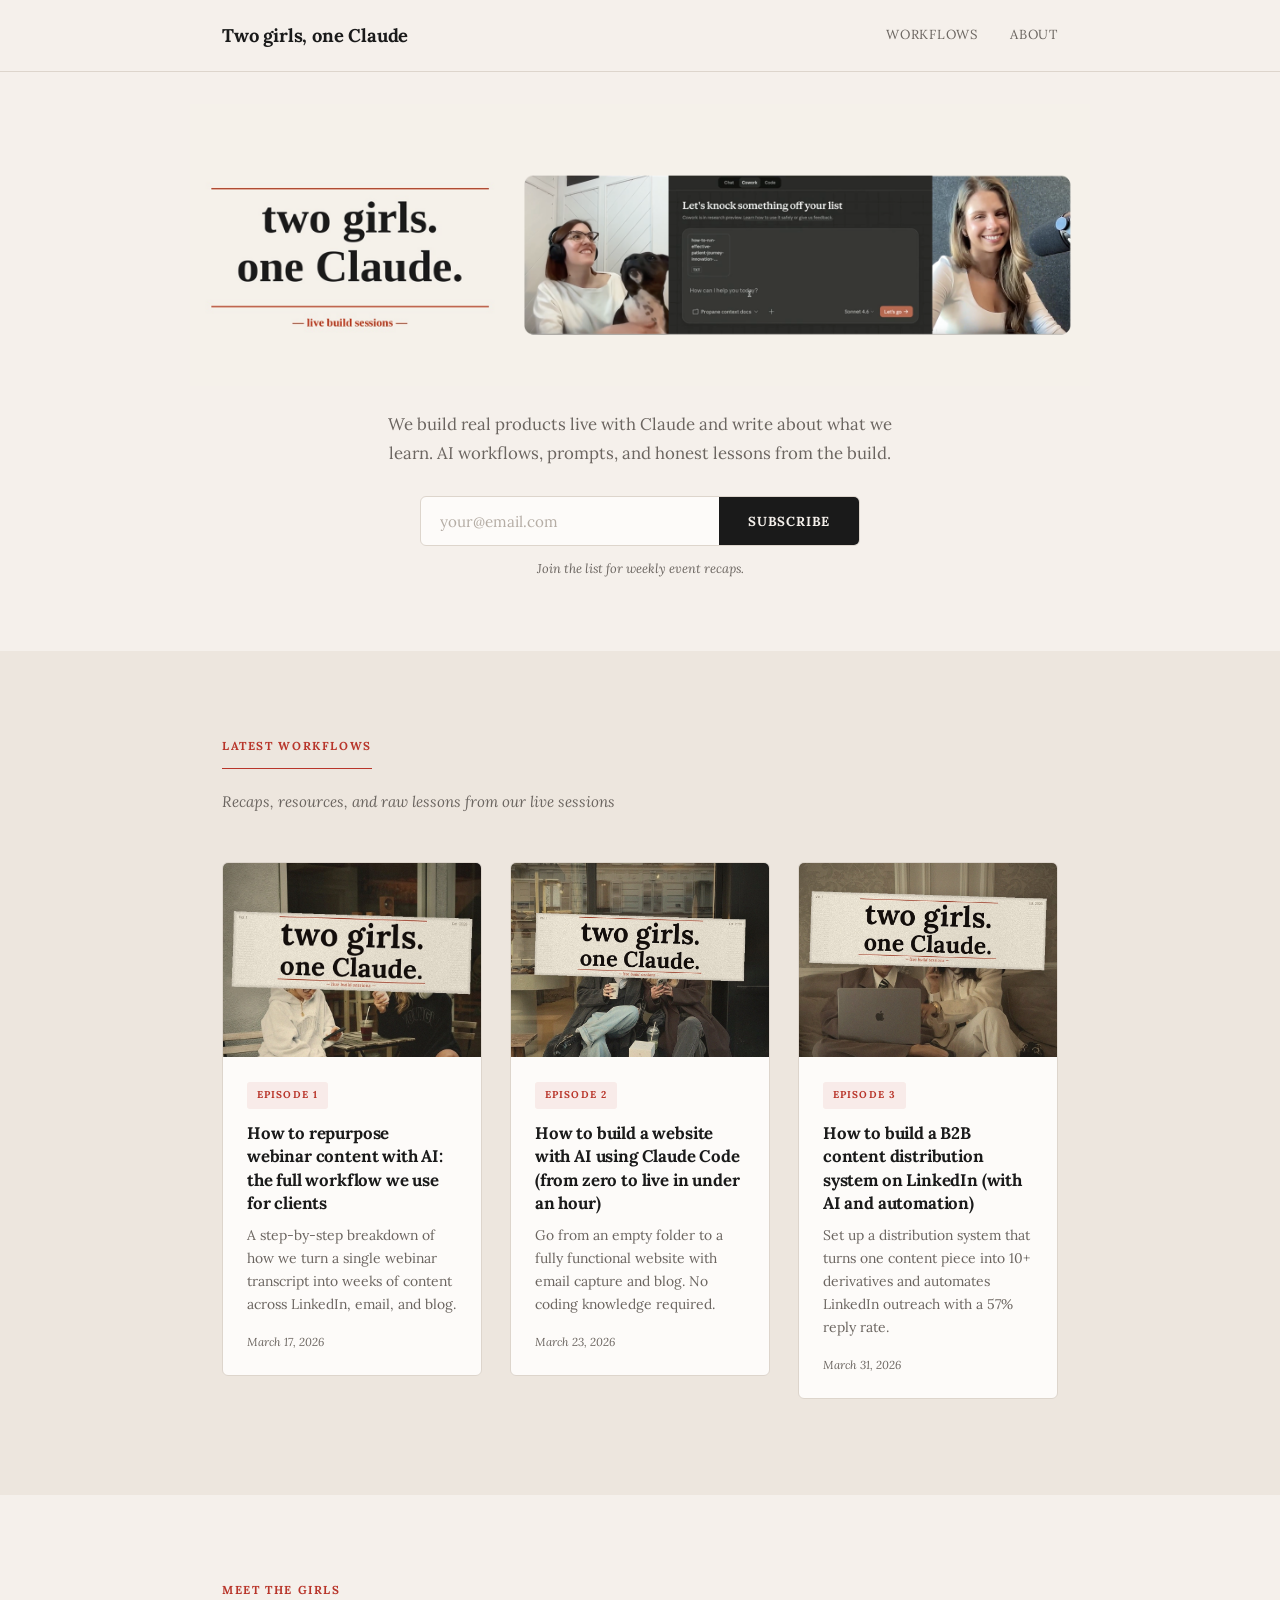
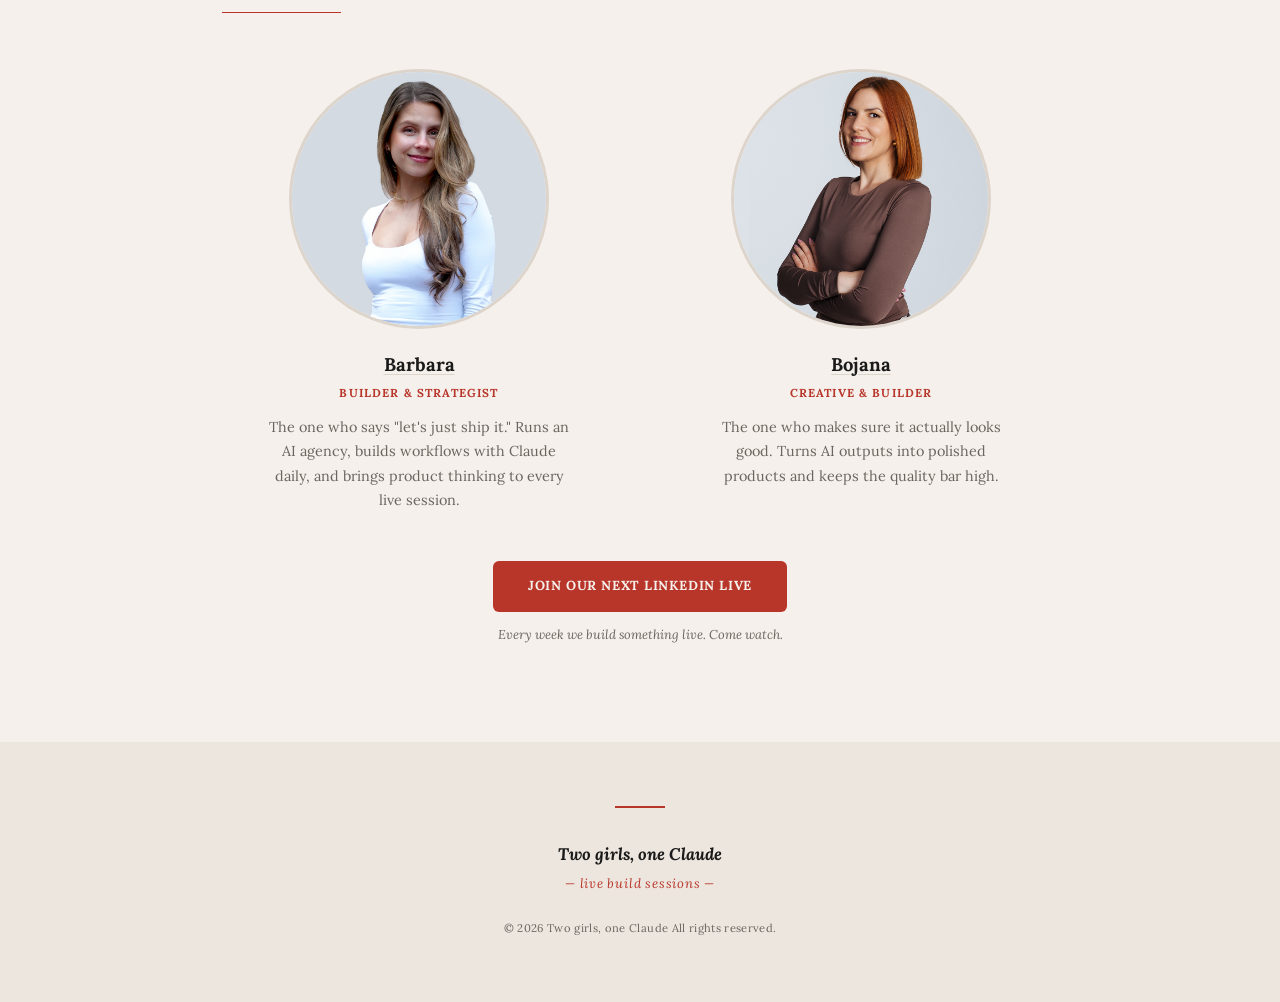
<file: index.html>
<!DOCTYPE html>
<html lang="en">
<head>
  <meta charset="UTF-8">
  <meta name="viewport" content="width=device-width, initial-scale=1.0">
  <title>Two girls, one Claude — live build sessions</title>
  <link rel="preconnect" href="https://fonts.googleapis.com">
  <link rel="preconnect" href="https://fonts.gstatic.com" crossorigin>
  <link href="https://fonts.googleapis.com/css2?family=Lora:ital,wght@0,400;0,700;1,400;1,700&display=swap" rel="stylesheet">
  <link rel="stylesheet" href="styles.css?v=2">
</head>
<body>

  <!-- NAV -->
  <nav class="nav">
    <div class="nav-inner">
      <a href="/" class="nav-logo">Two girls, one Claude</a>
      <div class="nav-links">
        <a href="blog/">Workflows</a>
        <a href="#about">About</a>
      </div>
    </div>
  </nav>

  <!-- HERO -->
  <header class="hero">
    <div class="hero-inner">
      <div class="hero-banner-wrap">
        <img src="Frame 1000004666.png" alt="Two girls, one Claude live build sessions" class="hero-banner">
      </div>
      <p class="hero-description">
        We build real products live with Claude and write about what we learn. AI workflows, prompts, and honest lessons from the build.
      </p>
      <form class="hero-form" onsubmit="handleSubscribe(event)">
        <div class="form-row">
          <input type="email" placeholder="your@email.com" required class="hero-input" />
          <button type="submit" class="hero-button">Subscribe</button>
        </div>
        <p class="form-note">Join the list for weekly event recaps.</p>
        <p class="form-success" id="formSuccess">You're in. Welcome to the build.</p>
      </form>
    </div>
  </header>

  <!-- BLOG -->
  <section class="blog" id="blog">
    <div class="section-inner">
      <div class="section-header">
        <div class="section-label">Latest Workflows</div>
        <p class="section-subtitle">Recaps, resources, and raw lessons from our live sessions</p>
      </div>
      <div class="blog-grid">

        <a href="blog/repurpose-webinar-content-ai/" class="blog-card-link">
        <article class="blog-card">
          <div class="blog-card-image">
            <img src="two_girls_one_claude_v3.jpg" alt="Building with Claude">
          </div>
          <div class="blog-card-body">
            <span class="blog-tag">Episode 1</span>
            <h3 class="blog-card-title">How to repurpose webinar content with AI: the full workflow we use for clients</h3>
            <p class="blog-card-excerpt">
              A step-by-step breakdown of how we turn a single webinar transcript into weeks of content across LinkedIn, email, and blog.
            </p>
            <span class="blog-card-date">March 17, 2026</span>
          </div>
        </article>
        </a>

        <a href="blog/build-website-with-ai-claude-code/" class="blog-card-link">
        <article class="blog-card">
          <div class="blog-card-image">
            <img src="two_girls_one_claude_v4.jpg" alt="Building a website with Claude Code">
          </div>
          <div class="blog-card-body">
            <span class="blog-tag">Episode 2</span>
            <h3 class="blog-card-title">How to build a website with AI using Claude Code (from zero to live in under an hour)</h3>
            <p class="blog-card-excerpt">
              Go from an empty folder to a fully functional website with email capture and blog. No coding knowledge required.
            </p>
            <span class="blog-card-date">March 23, 2026</span>
          </div>
        </article>
        </a>

        <a href="blog/linkedin-content-distribution-b2b/" class="blog-card-link">
        <article class="blog-card">
          <div class="blog-card-image">
            <img src="two_girls_one_claude_v2.jpg" alt="LinkedIn Distribution">
          </div>
          <div class="blog-card-body">
            <span class="blog-tag">Episode 3</span>
            <h3 class="blog-card-title">How to build a B2B content distribution system on LinkedIn (with AI and automation)</h3>
            <p class="blog-card-excerpt">
              Set up a distribution system that turns one content piece into 10+ derivatives and automates LinkedIn outreach with a 57% reply rate.
            </p>
            <span class="blog-card-date">March 31, 2026</span>
          </div>
        </article>
        </a>

      </div>
    </div>
  </section>

  <!-- ABOUT / MEET THE GIRLS -->
  <section class="about" id="about">
    <div class="section-inner">
      <div class="section-header">
        <div class="section-label">Meet the Girls</div>
      </div>
      <div class="about-grid">

        <div class="about-card">
          <div class="about-photo">
            <img src="NEW Barbara.jpg" alt="Barbara">
          </div>
          <div class="about-info">
            <h3 class="about-name"><a href="https://www.linkedin.com/in/barbara-startup-cookie/?skipRedirect=true" target="_blank">Barbara</a></h3>
            <p class="about-role">Builder & Strategist</p>
            <p class="about-bio">
              The one who says "let's just ship it." Runs an AI agency, builds workflows with Claude daily, and brings product thinking to every live session.
            </p>
          </div>
        </div>

        <div class="about-card">
          <div class="about-photo">
            <img src="NEWEST Bojana.png" alt="Bojana">
          </div>
          <div class="about-info">
            <h3 class="about-name"><a href="https://www.linkedin.com/in/bojanavojnovic/" target="_blank">Bojana</a></h3>
            <p class="about-role">Creative & Builder</p>
            <p class="about-bio">
              The one who makes sure it actually looks good. Turns AI outputs into polished products and keeps the quality bar high.
            </p>
          </div>
        </div>

      </div>

      <div style="text-align: center; margin-top: 3rem;">
        <a href="https://www.linkedin.com/company/two-girls-one-claude/events/" target="_blank" style="display: inline-block; padding: 0.9rem 2.2rem; font-family: 'Lora', serif; font-size: 0.82rem; font-weight: 700; letter-spacing: 0.06em; text-transform: uppercase; background: var(--red); color: var(--cream); border-radius: var(--radius); text-decoration: none; transition: background 0.2s;">Join our next LinkedIn Live</a>
        <p style="font-size: 0.8rem; color: var(--text-secondary); margin-top: 0.75rem; font-style: italic;">Every week we build something live. Come watch.</p>
      </div>

    </div>
  </section>

  <!-- FOOTER -->
  <footer class="footer">
    <div class="footer-inner">
      <div class="footer-rule"></div>
      <p class="footer-logo">Two girls, one Claude</p>
      <p class="footer-sub">— live build sessions —</p>
      <p class="footer-copy">&copy; 2026 Two girls, one Claude All rights reserved.</p>
    </div>
  </footer>

  <script>
    async function handleSubscribe(e) {
      e.preventDefault();
      const form = e.target;
      const email = form.querySelector('input').value;
      const button = form.querySelector('button');
      const success = document.getElementById('formSuccess');

      button.disabled = true;
      button.textContent = '...';

      try {
        const res = await fetch('https://twogirlsoneclaude.substack.com/api/v1/free', {
          method: 'POST',
          headers: { 'Content-Type': 'application/json' },
          body: JSON.stringify({
            email: email,
            first_url: 'https://twogirlsoneclaude.substack.com/',
            source: 'embed'
          })
        });

        if (res.ok) {
          success.textContent = "You're in. Check your inbox.";
          success.classList.add('visible');
          form.querySelector('input').value = '';
        } else {
          success.textContent = 'Something went wrong. Try again.';
          success.classList.add('visible');
        }
      } catch (err) {
        // CORS fallback: open Substack subscribe page directly
        window.open('https://twogirlsoneclaude.substack.com/subscribe?simple=true&email=' + encodeURIComponent(email), '_blank');
        success.textContent = 'Finishing signup in a new tab.';
        success.classList.add('visible');
        form.querySelector('input').value = '';
      }

      button.disabled = false;
      button.textContent = 'Subscribe';
      setTimeout(() => success.classList.remove('visible'), 5000);
    }
  </script>

</body>
</html>
</file>
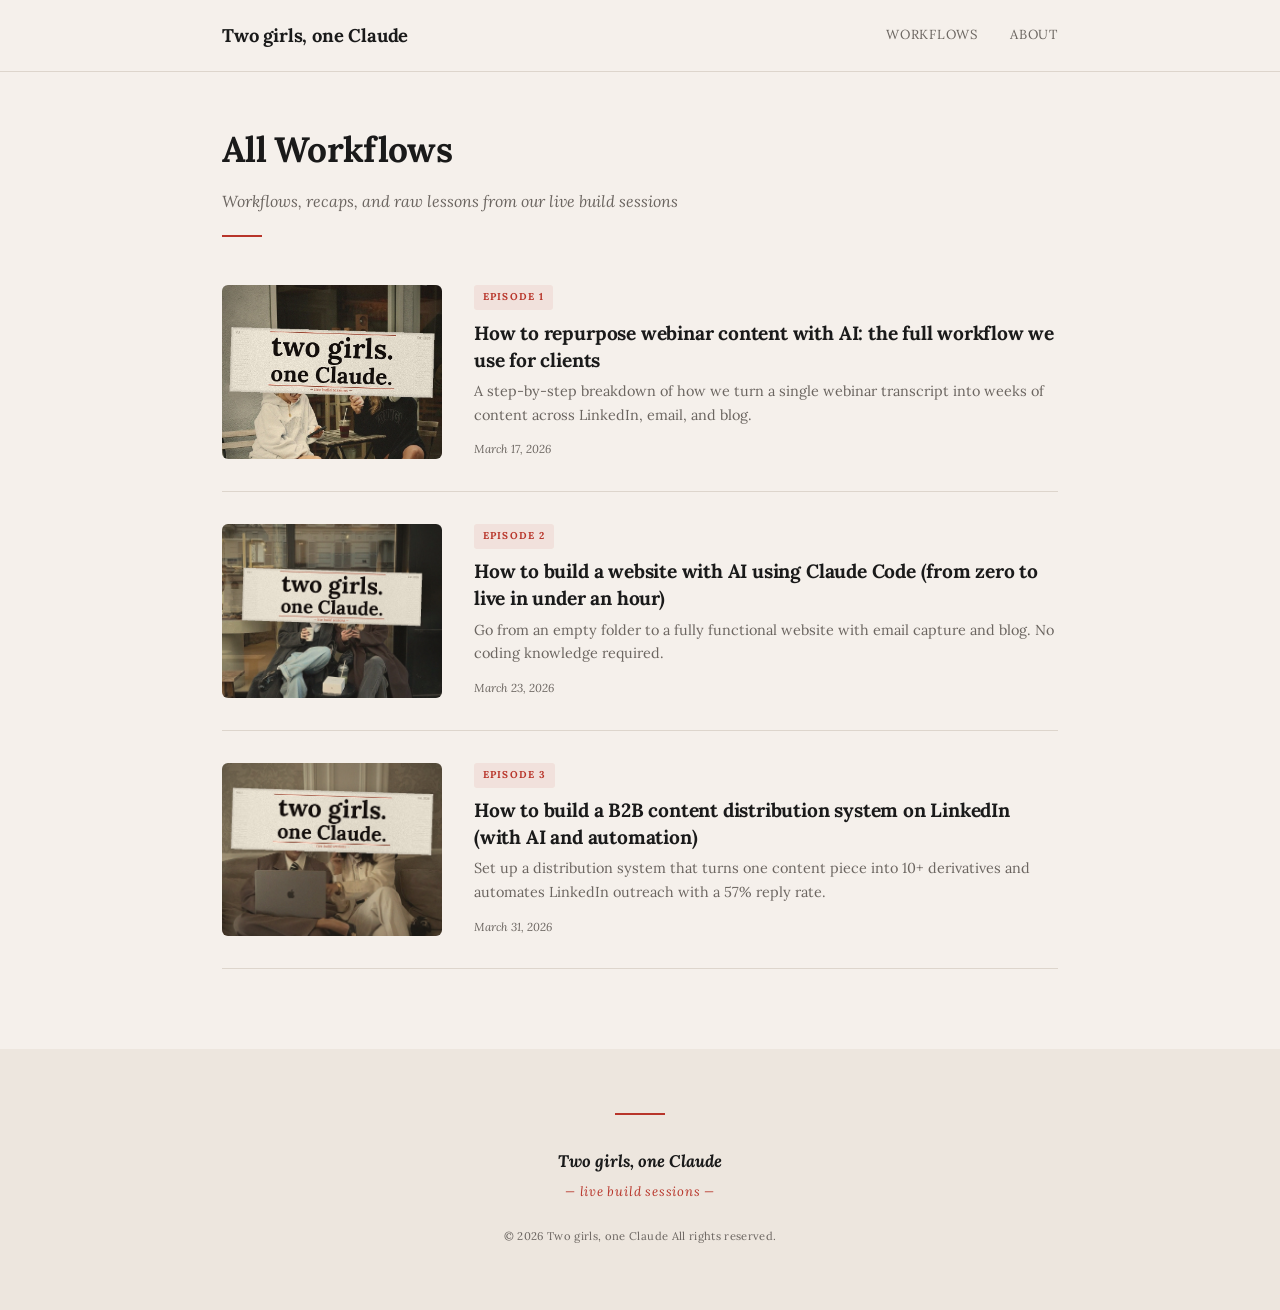
<file: blog/index.html>
<!DOCTYPE html>
<html lang="en">
<head>
  <meta charset="UTF-8">
  <meta name="viewport" content="width=device-width, initial-scale=1.0">
  <title>Workflows | Two girls, one Claude</title>
  <meta name="description" content="Workflows, recaps, and lessons from our live build sessions with Claude. New posts every week.">
  <link rel="preconnect" href="https://fonts.googleapis.com">
  <link rel="preconnect" href="https://fonts.gstatic.com" crossorigin>
  <link href="https://fonts.googleapis.com/css2?family=Lora:ital,wght@0,400;0,700;1,400;1,700&display=swap" rel="stylesheet">
  <link rel="stylesheet" href="../styles.css?v=2">
  <style>
    .blog-page {
      max-width: 900px;
      margin: 0 auto;
      padding: 3rem 2rem 5rem;
    }

    .blog-page-header {
      margin-bottom: 3rem;
    }

    .blog-page-title {
      font-size: 2.2rem;
      font-weight: 700;
      letter-spacing: -0.02em;
    }

    .blog-page-subtitle {
      font-size: 1rem;
      color: var(--text-secondary);
      margin-top: 0.5rem;
      font-style: italic;
    }

    .blog-page-rule {
      width: 40px;
      height: 2px;
      background: var(--red);
      margin-top: 1.25rem;
    }

    .blog-list {
      display: flex;
      flex-direction: column;
      gap: 0;
    }

    .blog-list-item {
      display: flex;
      gap: 2rem;
      padding: 2rem 0;
      border-bottom: 1px solid var(--border);
      transition: background 0.2s;
      text-decoration: none;
      color: inherit;
    }

    .blog-list-item:first-child {
      padding-top: 0;
    }

    .blog-list-item:hover .blog-list-title {
      color: var(--red);
    }

    .blog-list-image {
      width: 220px;
      min-width: 220px;
      aspect-ratio: 4 / 3;
      border-radius: var(--radius);
      overflow: hidden;
    }

    .blog-list-image img {
      width: 100%;
      height: 100%;
      object-fit: cover;
      object-position: center 15%;
      transition: transform 0.3s ease;
    }

    .blog-list-item:hover .blog-list-image img {
      transform: scale(1.04);
    }

    .blog-list-content {
      flex: 1;
      display: flex;
      flex-direction: column;
      justify-content: center;
    }

    .blog-list-tag {
      font-size: 0.62rem;
      font-weight: 700;
      letter-spacing: 0.12em;
      text-transform: uppercase;
      color: var(--red);
      background: var(--red-muted);
      padding: 0.25rem 0.55rem;
      border-radius: 3px;
      display: inline-block;
      width: fit-content;
    }

    .blog-list-title {
      font-size: 1.2rem;
      font-weight: 700;
      line-height: 1.4;
      margin-top: 0.6rem;
      letter-spacing: -0.01em;
      transition: color 0.2s;
    }

    .blog-list-excerpt {
      font-size: 0.9rem;
      color: var(--text-secondary);
      line-height: 1.65;
      margin-top: 0.4rem;
    }

    .blog-list-date {
      font-size: 0.72rem;
      color: var(--text-secondary);
      font-style: italic;
      margin-top: 0.75rem;
    }

    @media (max-width: 640px) {
      .blog-list-item {
        flex-direction: column;
        gap: 1rem;
      }

      .blog-list-image {
        width: 100%;
        min-width: unset;
      }

      .blog-page-title {
        font-size: 1.7rem;
      }
    }
  </style>
</head>
<body>

  <!-- NAV -->
  <nav class="nav">
    <div class="nav-inner">
      <a href="../index.html" class="nav-logo">Two girls, one Claude</a>
      <div class="nav-links">
        <a href="../blog/">Workflows</a>
        <a href="../index.html#about">About</a>
      </div>
    </div>
  </nav>

  <div class="blog-page">
    <div class="blog-page-header">
      <h1 class="blog-page-title">All Workflows</h1>
      <p class="blog-page-subtitle">Workflows, recaps, and raw lessons from our live build sessions</p>
      <div class="blog-page-rule"></div>
    </div>

    <div class="blog-list">

      <a href="repurpose-webinar-content-ai/" class="blog-list-item">
        <div class="blog-list-image">
          <img src="../two_girls_one_claude_v3.jpg" alt="Episode 1">
        </div>
        <div class="blog-list-content">
          <span class="blog-list-tag">Episode 1</span>
          <h2 class="blog-list-title">How to repurpose webinar content with AI: the full workflow we use for clients</h2>
          <p class="blog-list-excerpt">A step-by-step breakdown of how we turn a single webinar transcript into weeks of content across LinkedIn, email, and blog.</p>
          <span class="blog-list-date">March 17, 2026</span>
        </div>
      </a>

      <a href="build-website-with-ai-claude-code/" class="blog-list-item">
        <div class="blog-list-image">
          <img src="../two_girls_one_claude_v4.jpg" alt="Episode 2">
        </div>
        <div class="blog-list-content">
          <span class="blog-list-tag">Episode 2</span>
          <h2 class="blog-list-title">How to build a website with AI using Claude Code (from zero to live in under an hour)</h2>
          <p class="blog-list-excerpt">Go from an empty folder to a fully functional website with email capture and blog. No coding knowledge required.</p>
          <span class="blog-list-date">March 23, 2026</span>
        </div>
      </a>

      <a href="linkedin-content-distribution-b2b/" class="blog-list-item">
        <div class="blog-list-image">
          <img src="../two_girls_one_claude_v2.jpg" alt="Episode 3">
        </div>
        <div class="blog-list-content">
          <span class="blog-list-tag">Episode 3</span>
          <h2 class="blog-list-title">How to build a B2B content distribution system on LinkedIn (with AI and automation)</h2>
          <p class="blog-list-excerpt">Set up a distribution system that turns one content piece into 10+ derivatives and automates LinkedIn outreach with a 57% reply rate.</p>
          <span class="blog-list-date">March 31, 2026</span>
        </div>
      </a>

    </div>
  </div>

  <!-- FOOTER -->
  <footer class="footer">
    <div class="footer-inner">
      <div class="footer-rule"></div>
      <p class="footer-logo">Two girls, one Claude</p>
      <p class="footer-sub">&mdash; live build sessions &mdash;</p>
      <p class="footer-copy">&copy; 2026 Two girls, one Claude All rights reserved.</p>
    </div>
  </footer>

</body>
</html>
</file>
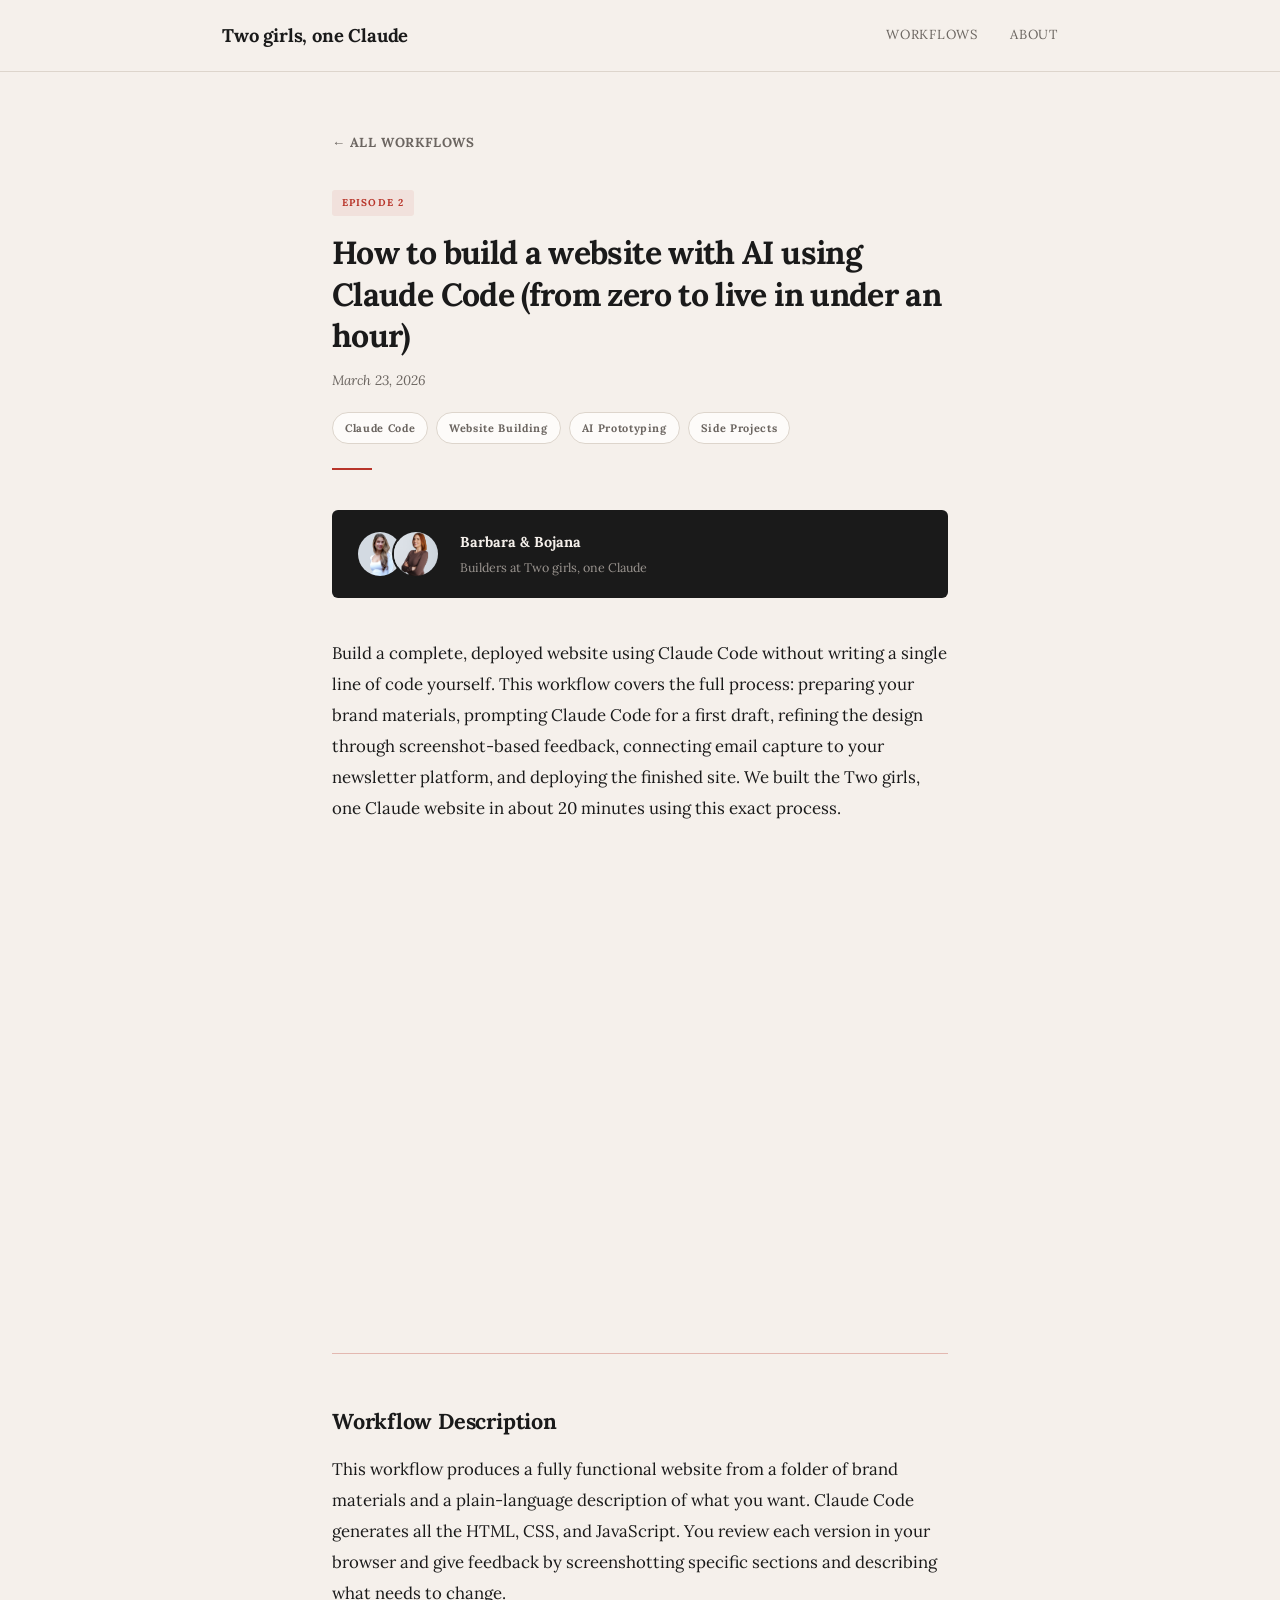
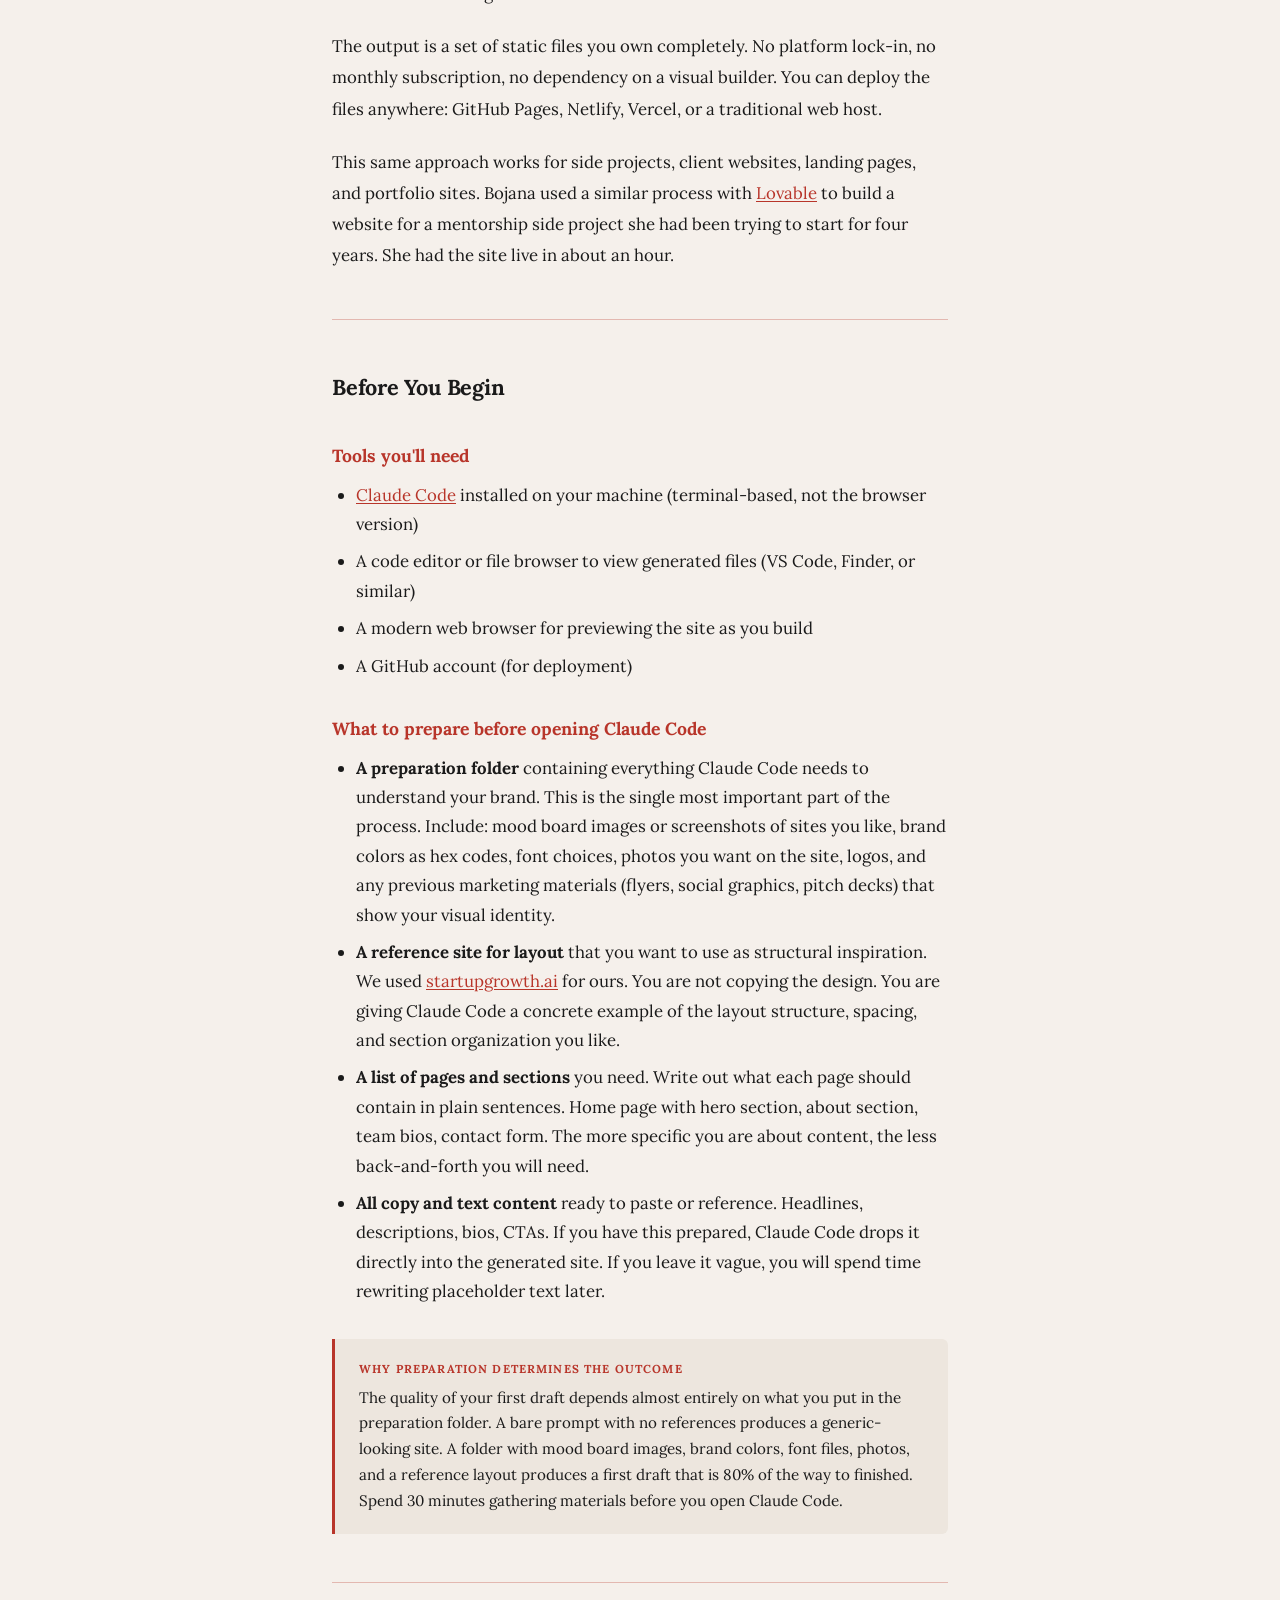
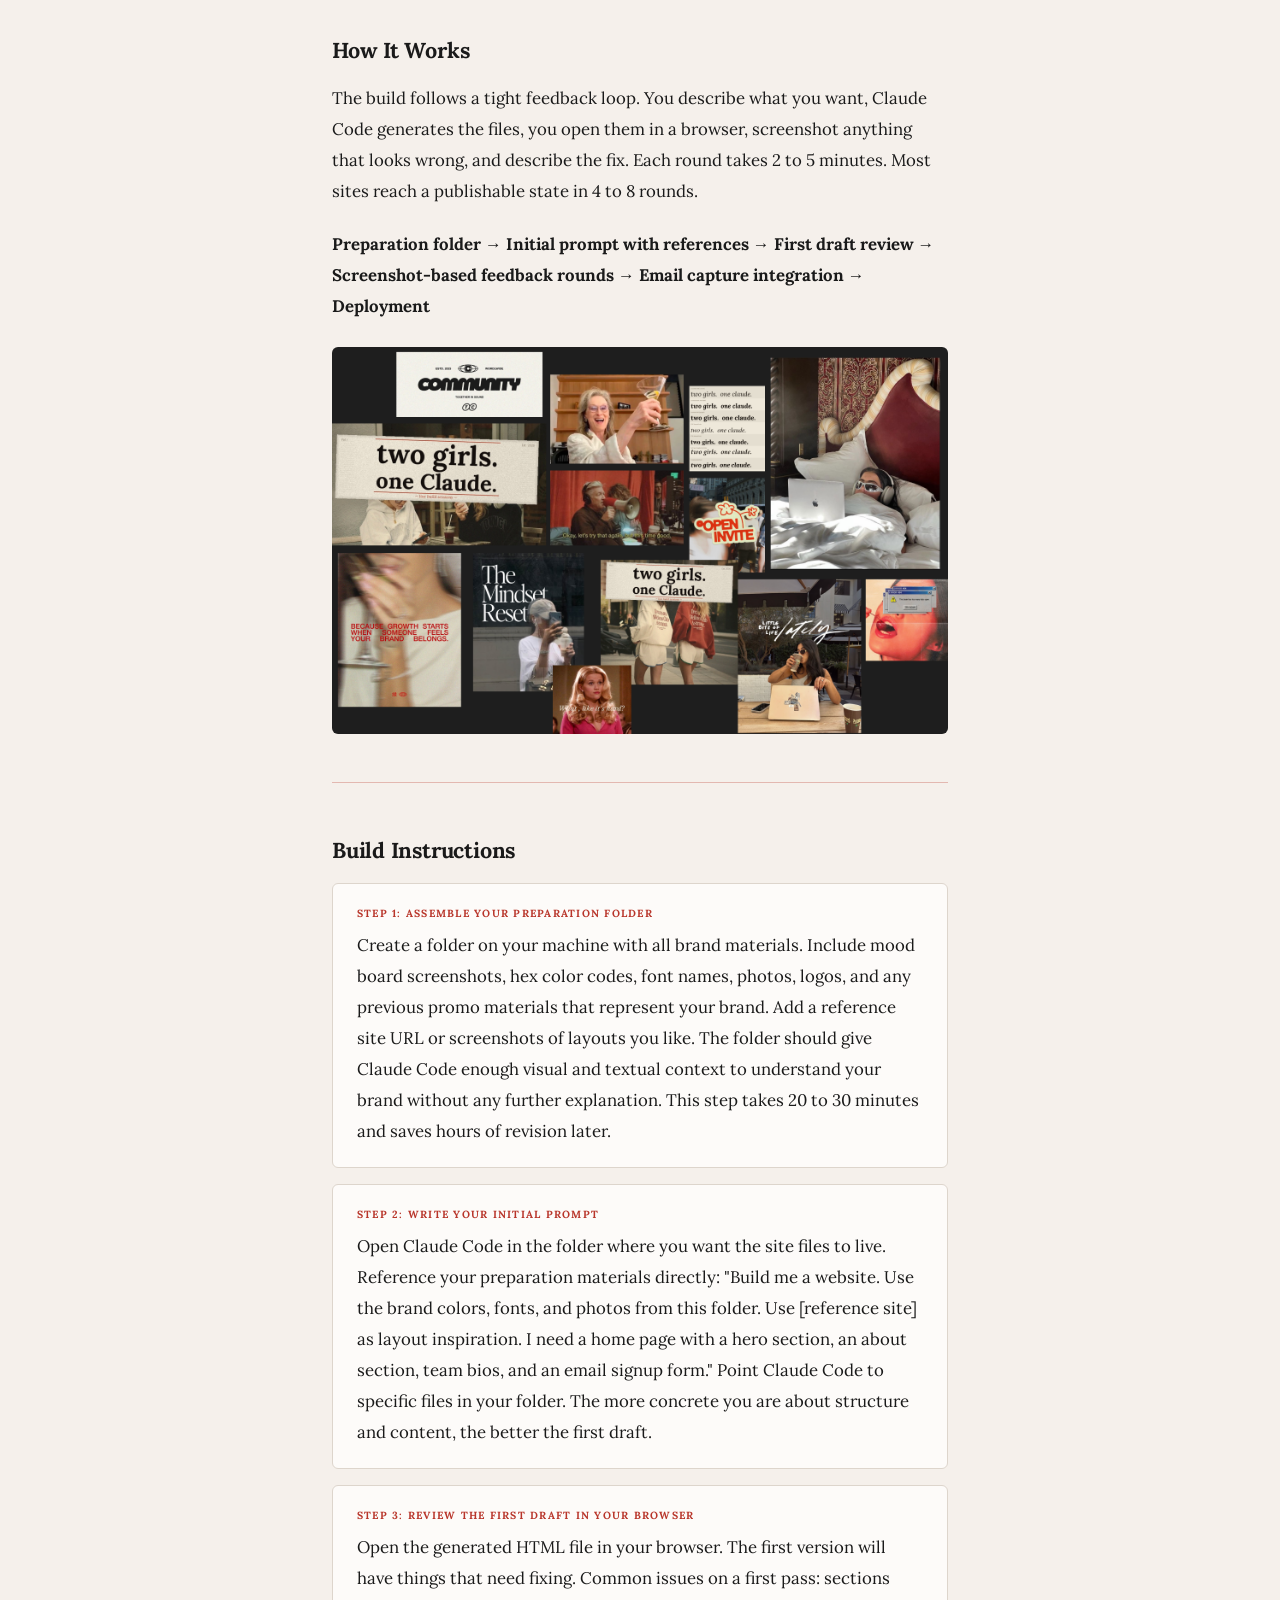
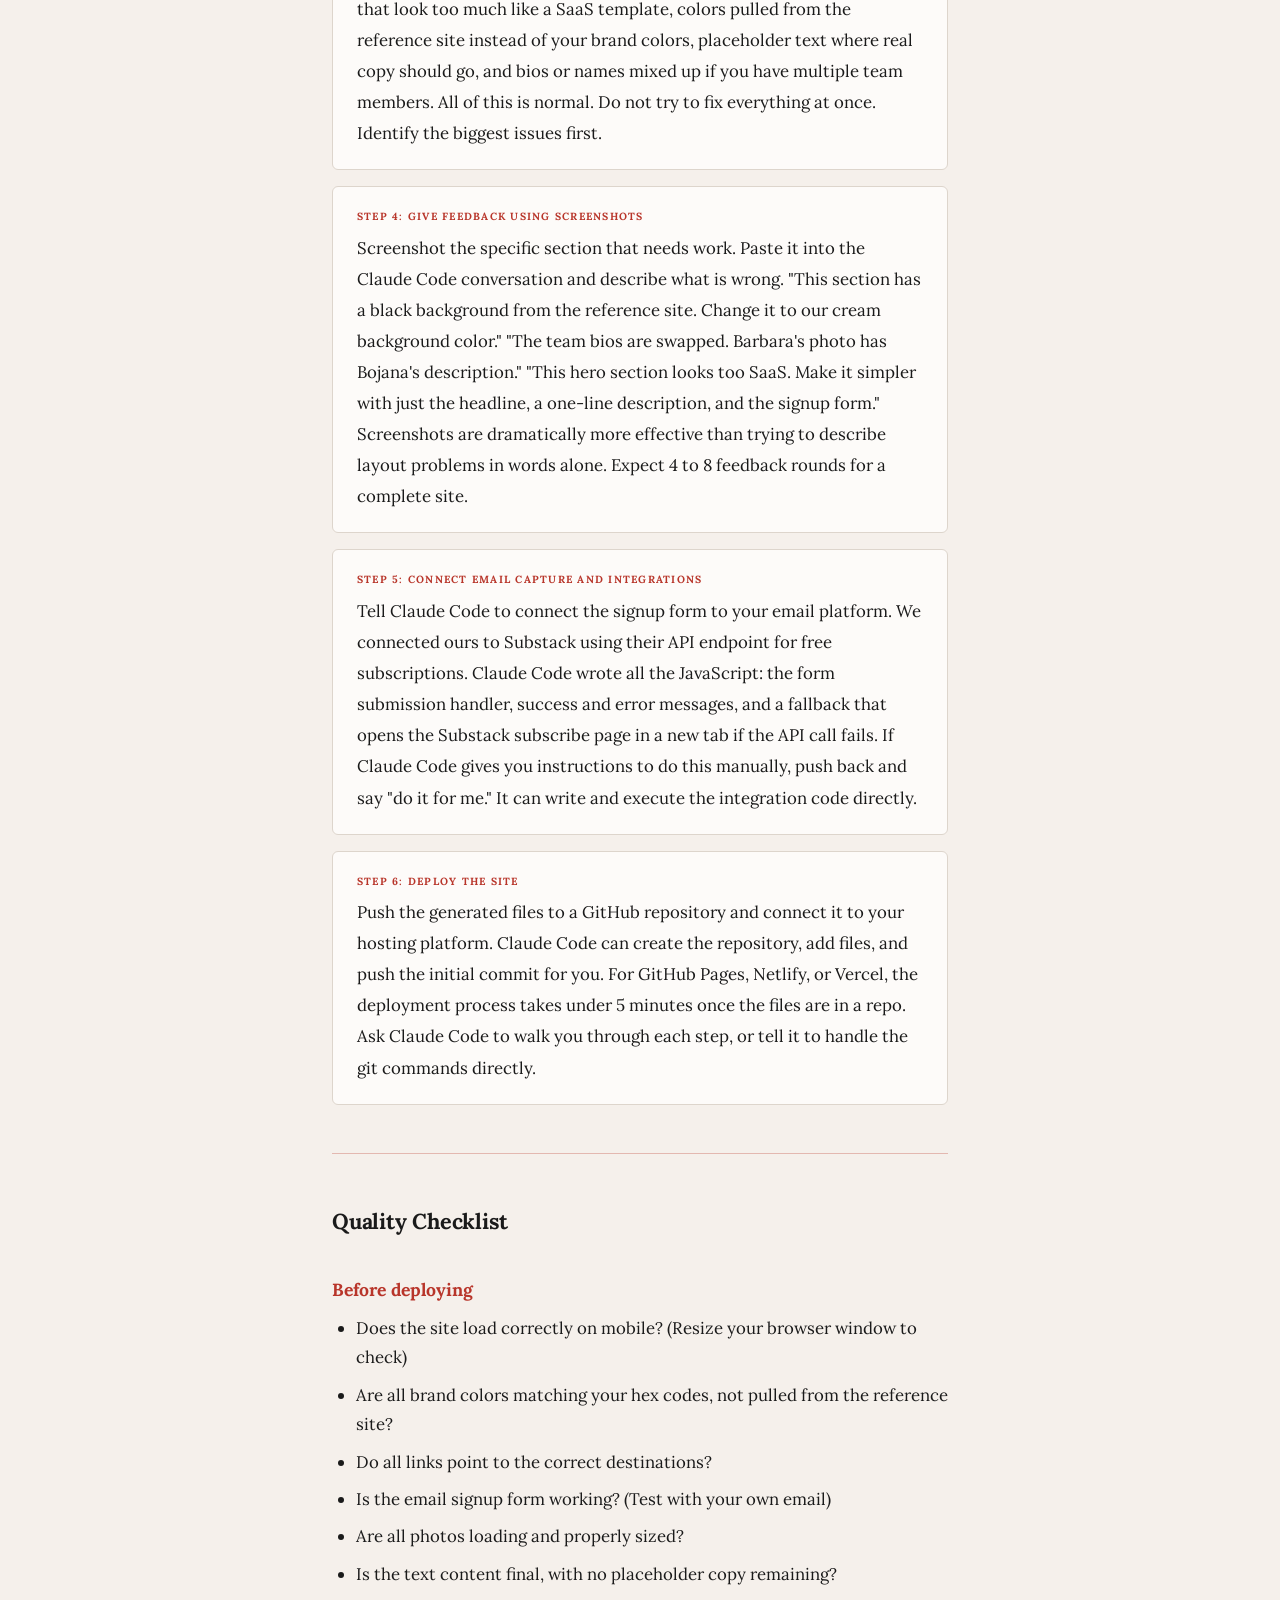
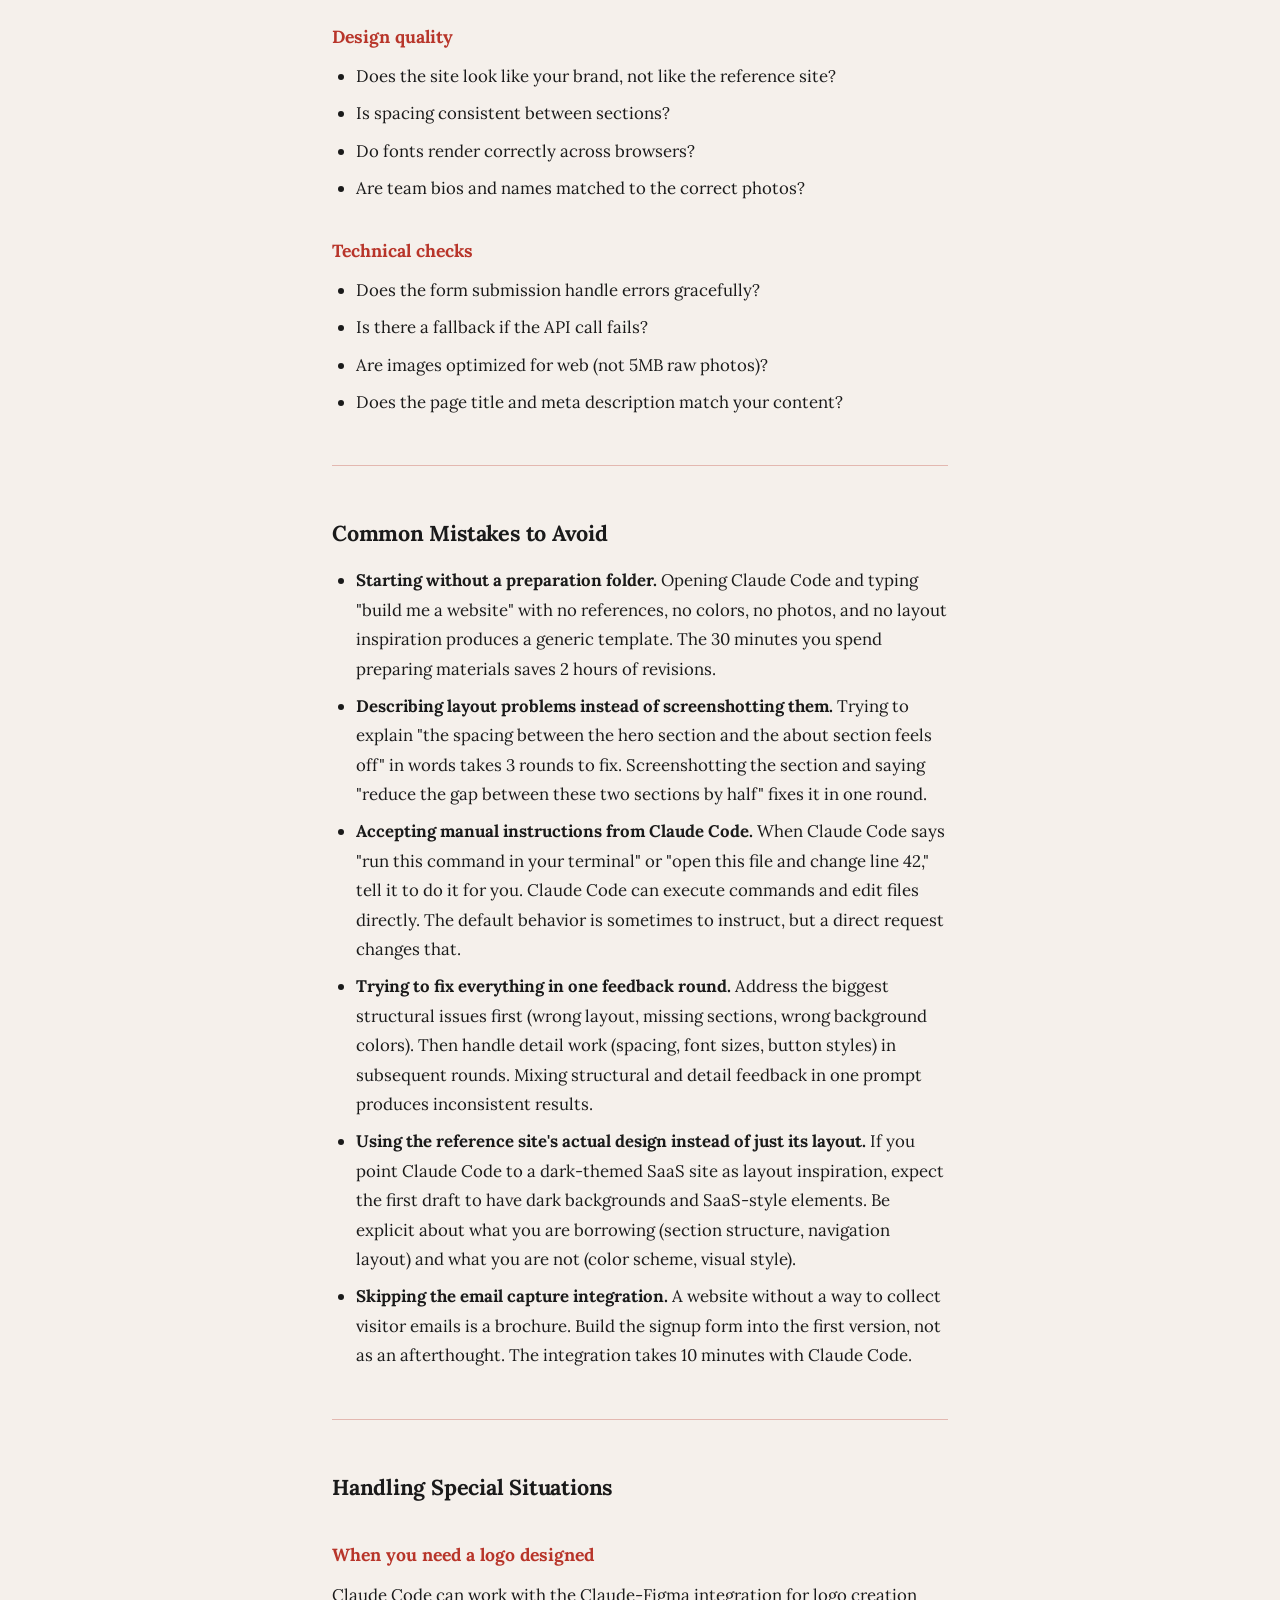
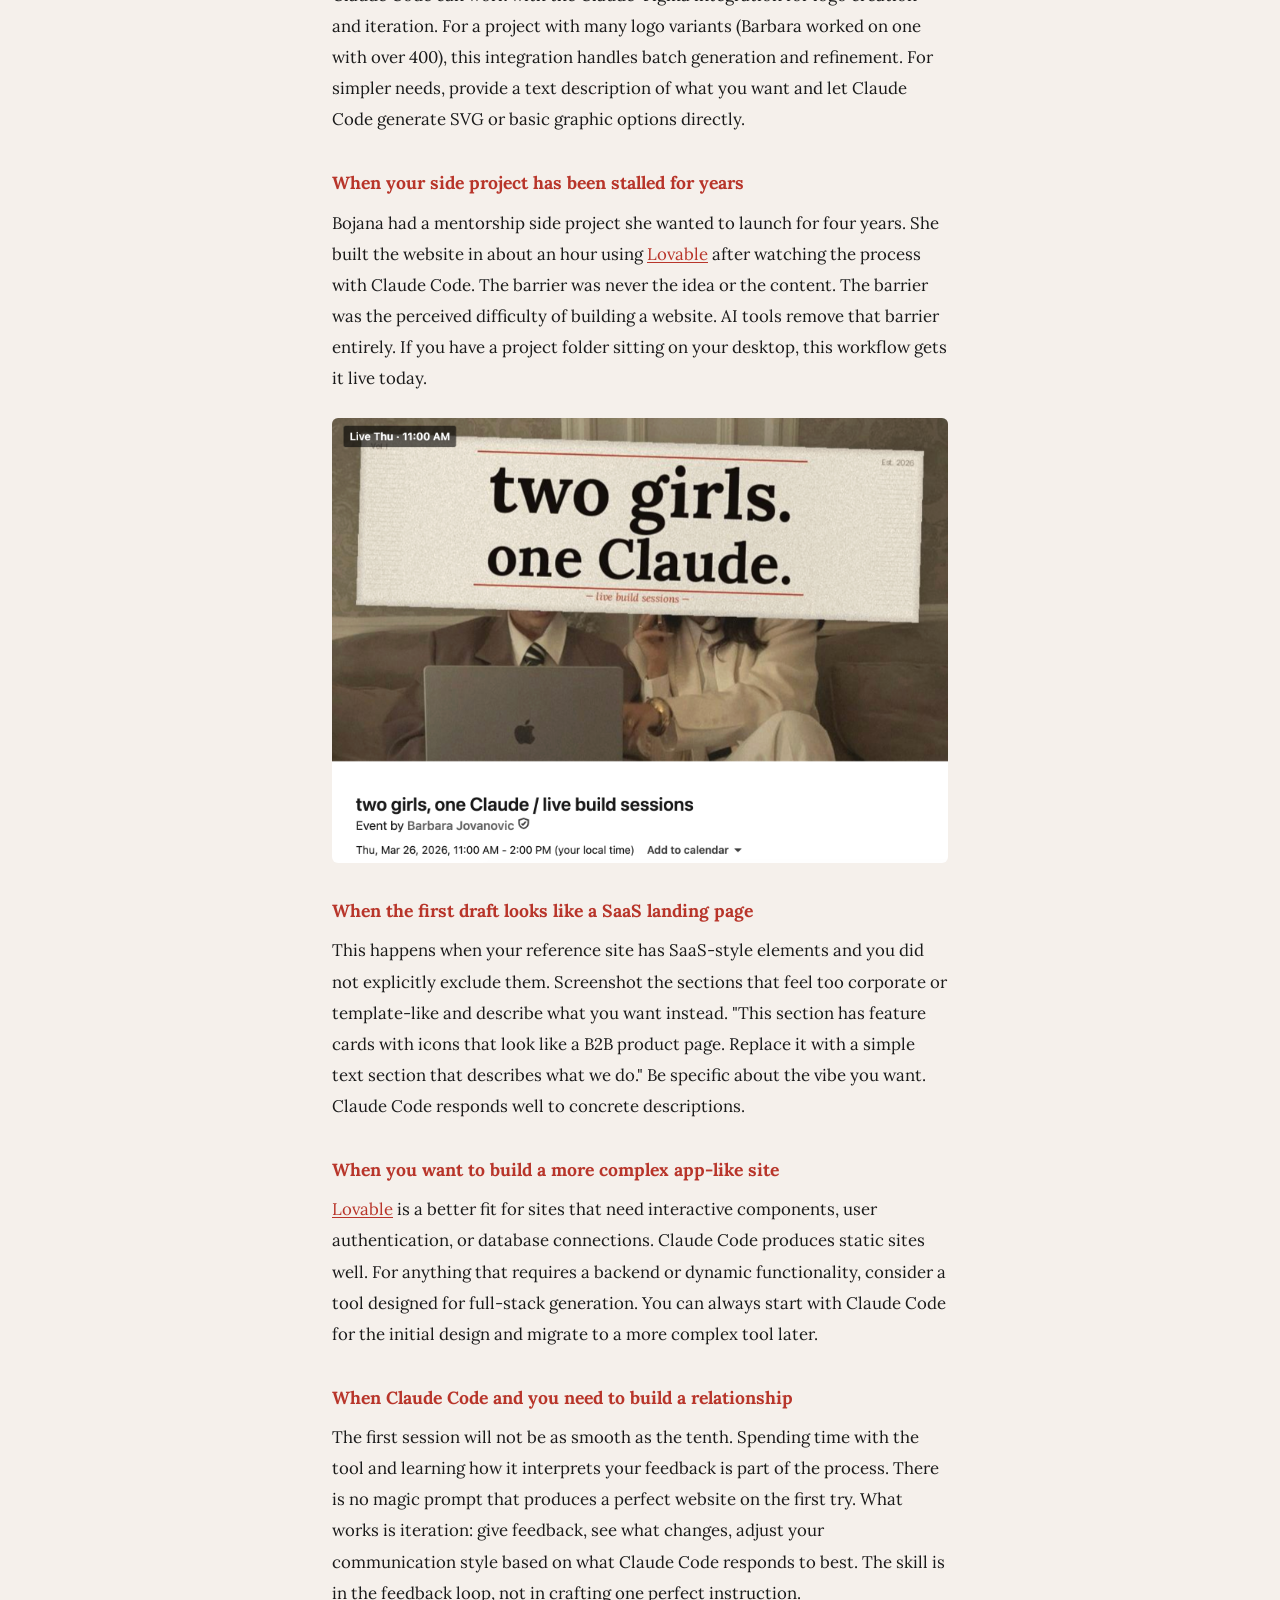
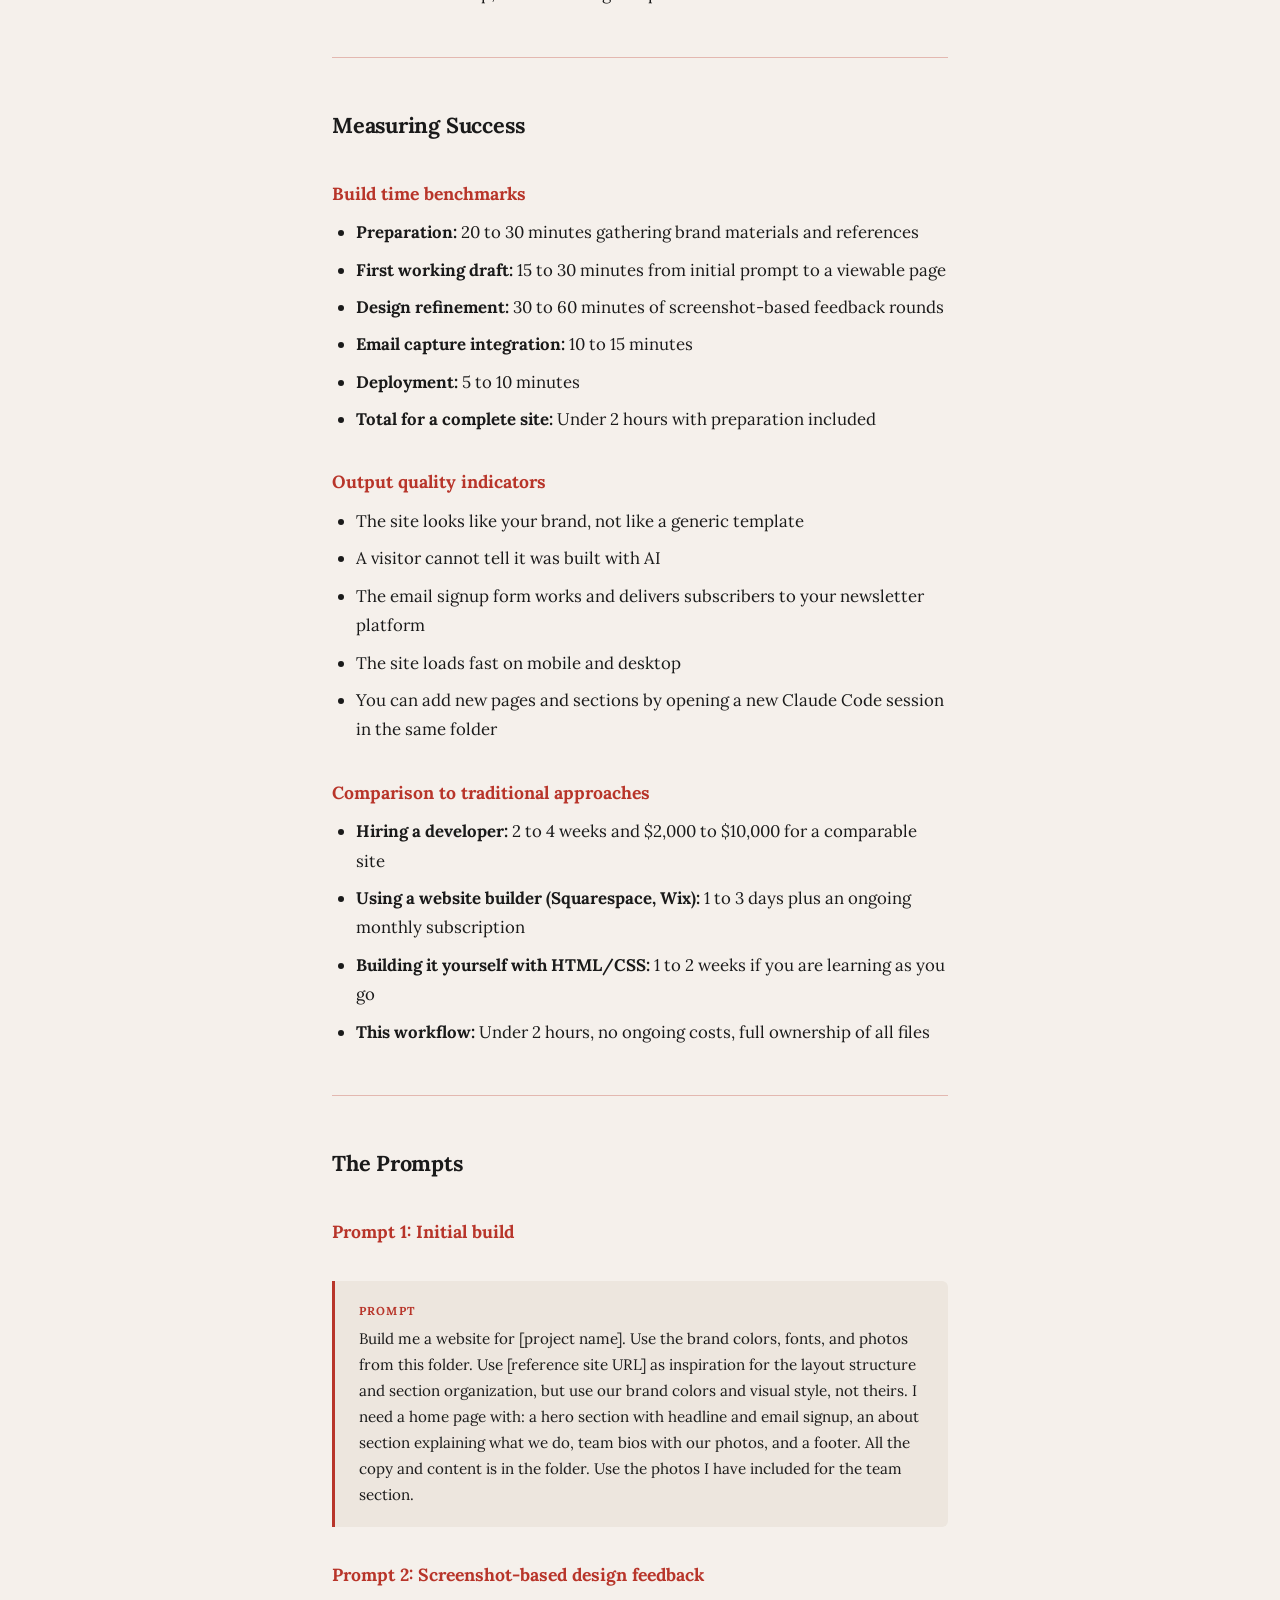
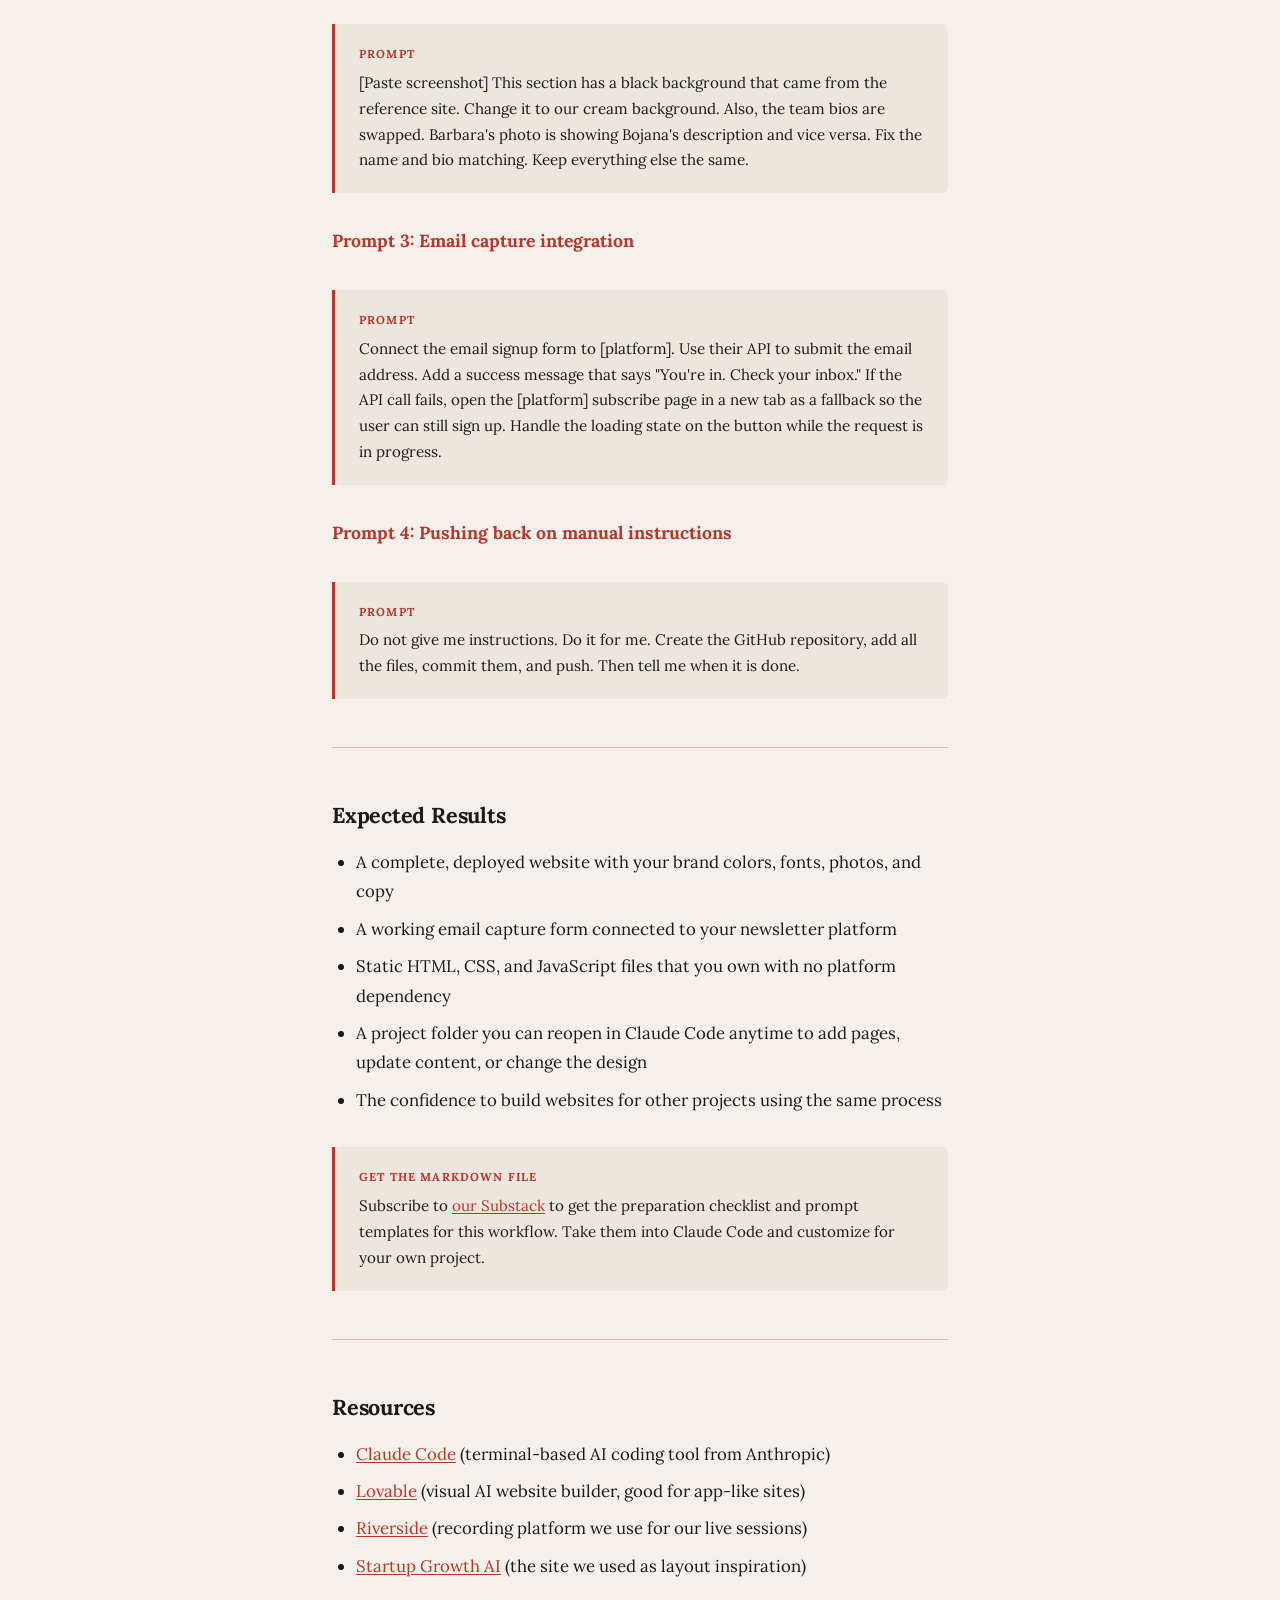
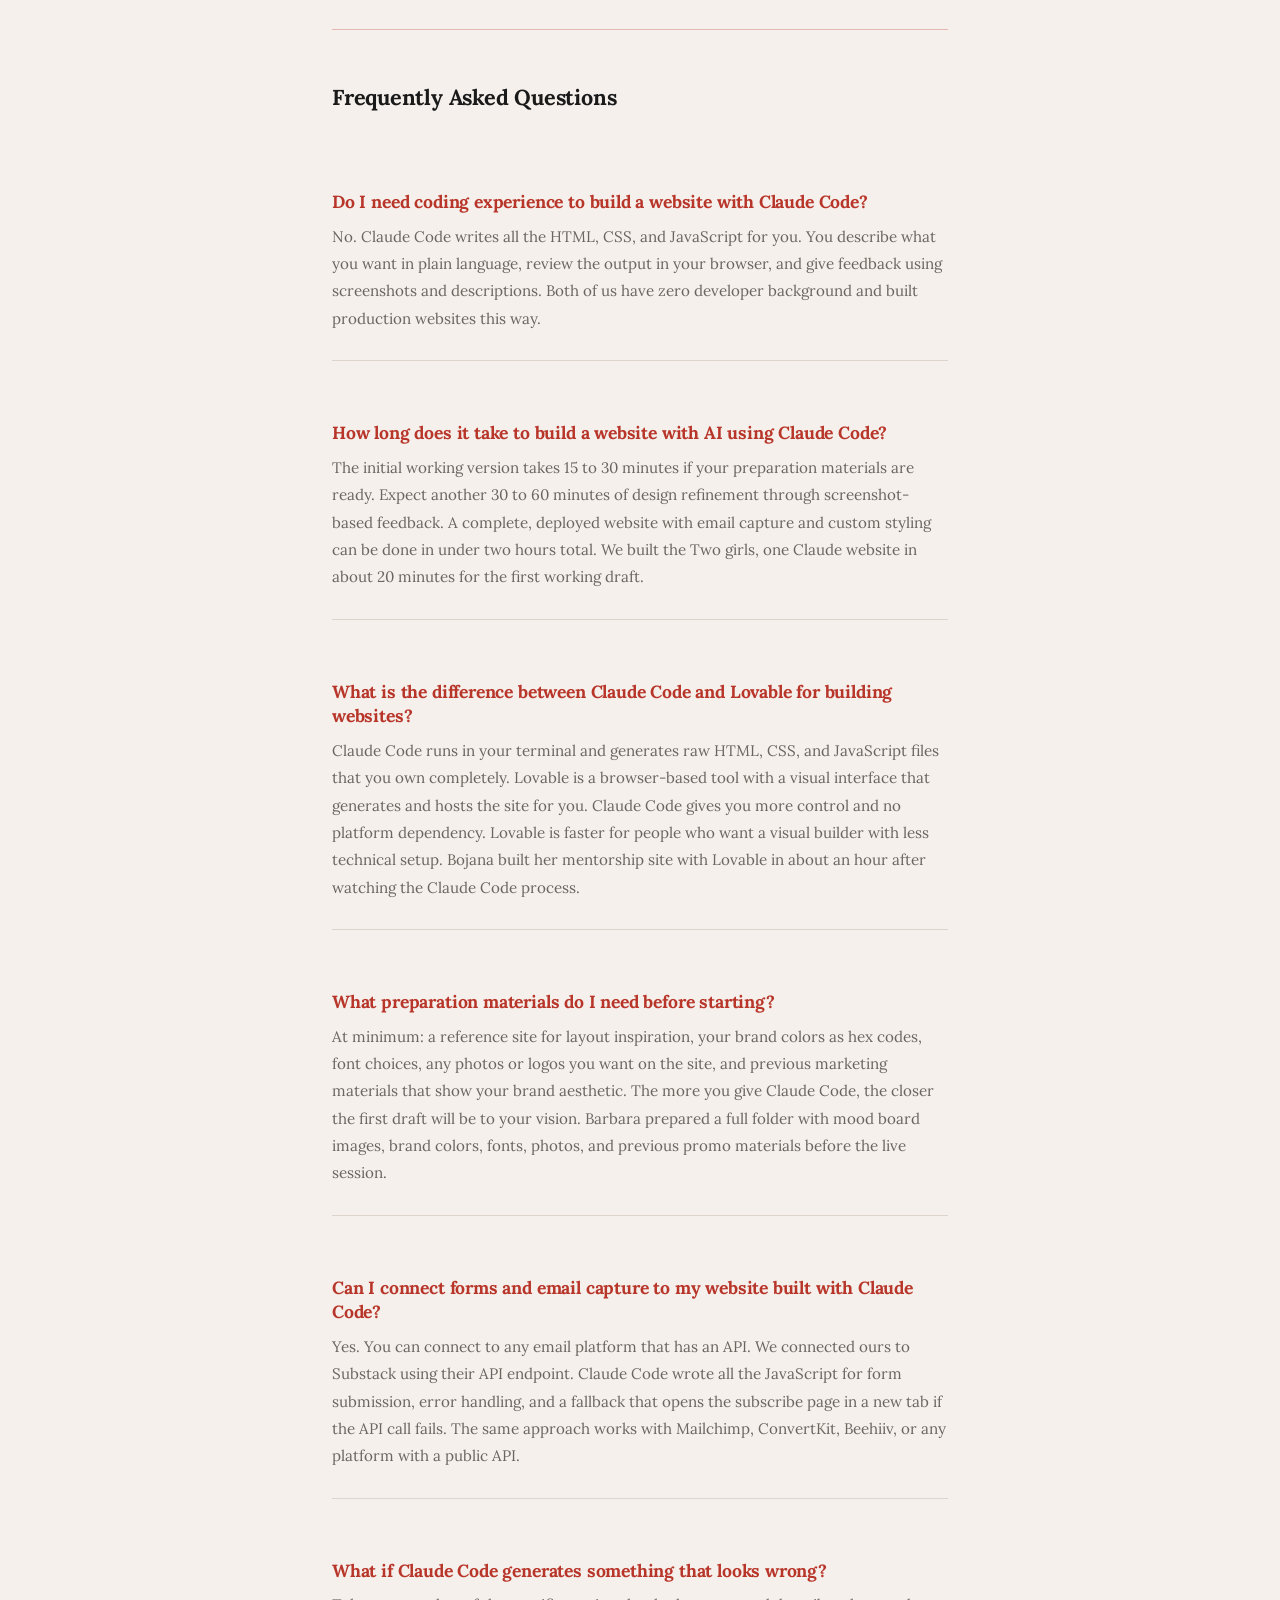
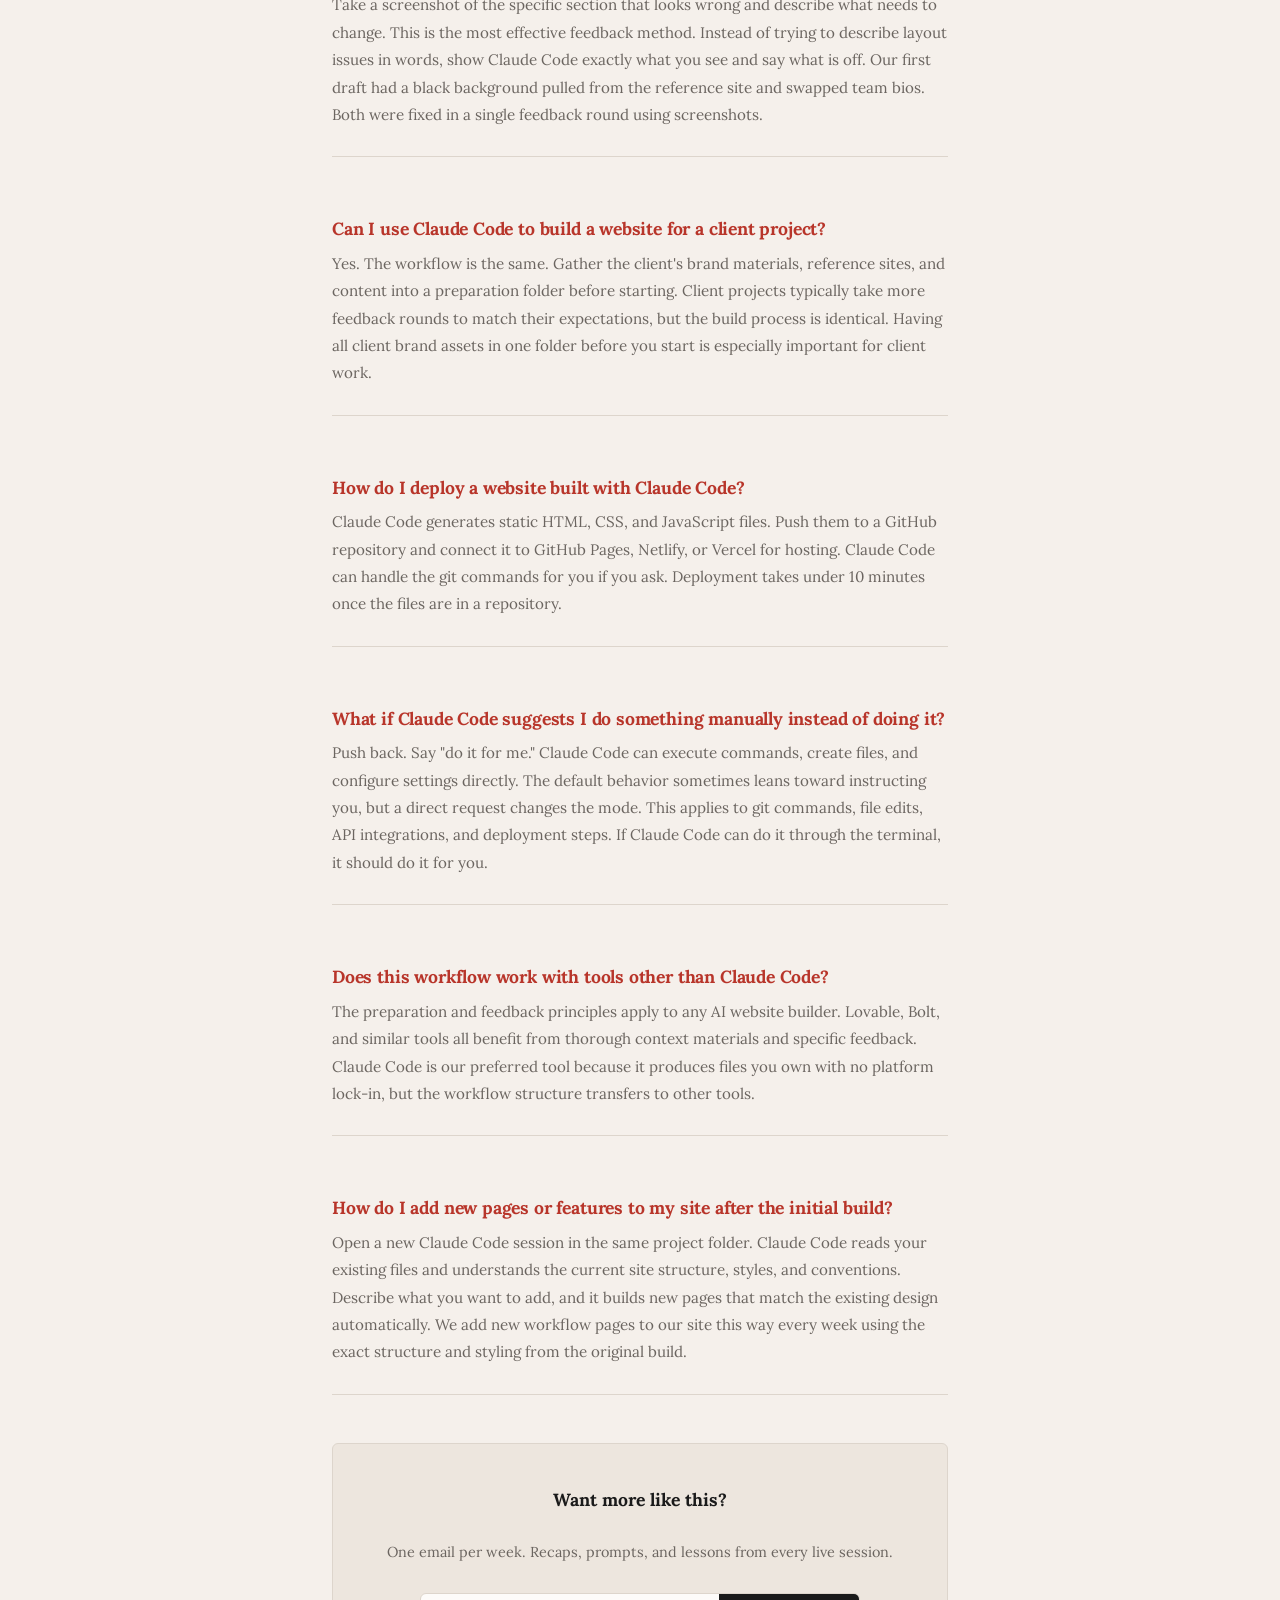
<file: blog/build-website-with-ai-claude-code/index.html>
<!DOCTYPE html>
<html lang="en">
<head>
  <meta charset="UTF-8">
  <meta name="viewport" content="width=device-width, initial-scale=1.0">
  <title>How to Build a Website with AI Using Claude Code (From Zero to Live in Under an Hour) | Two girls, one Claude</title>
  <meta name="description" content="Step-by-step workflow for building a complete website using Claude Code. Covers preparation, context docs, design feedback with screenshots, email capture setup, and deploying your site. No coding experience needed.">
  <link rel="preconnect" href="https://fonts.googleapis.com">
  <link rel="preconnect" href="https://fonts.gstatic.com" crossorigin>
  <link href="https://fonts.googleapis.com/css2?family=Lora:ital,wght@0,400;0,700;1,400;1,700&display=swap" rel="stylesheet">
  <link rel="stylesheet" href="../../styles.css?v=2">
  <script type="application/ld+json">
  {
    "@context": "https://schema.org",
    "@type": "FAQPage",
    "mainEntity": [
      {
        "@type": "Question",
        "name": "Do I need coding experience to build a website with Claude Code?",
        "acceptedAnswer": {
          "@type": "Answer",
          "text": "No. Claude Code writes all the HTML, CSS, and JavaScript for you. You describe what you want in plain language, review the output in your browser, and give feedback using screenshots and descriptions. Both authors of this workflow have zero developer background and built production websites this way."
        }
      },
      {
        "@type": "Question",
        "name": "How long does it take to build a website with AI using Claude Code?",
        "acceptedAnswer": {
          "@type": "Answer",
          "text": "The initial working version takes 15 to 30 minutes if you have your preparation materials ready. Expect another 30 to 60 minutes of design refinement using screenshot-based feedback. A complete, deployed website with email capture and custom styling can be done in under two hours total."
        }
      },
      {
        "@type": "Question",
        "name": "What is the difference between Claude Code and Lovable for building websites?",
        "acceptedAnswer": {
          "@type": "Answer",
          "text": "Claude Code runs in your terminal and generates raw HTML, CSS, and JavaScript files that you own completely. Lovable is a browser-based tool with a visual interface that generates and hosts the site for you. Claude Code gives you more control and no platform dependency. Lovable is faster for people who want a visual builder with less technical setup."
        }
      },
      {
        "@type": "Question",
        "name": "What preparation materials do I need before starting?",
        "acceptedAnswer": {
          "@type": "Answer",
          "text": "At minimum, prepare a mood board or reference site for layout inspiration, your brand colors as hex codes, font choices, any photos or logos you want on the site, and any previous marketing materials that show your brand aesthetic. The more reference material you give Claude Code, the closer the first draft will be to what you want."
        }
      },
      {
        "@type": "Question",
        "name": "Can I connect forms and email capture to my website built with Claude Code?",
        "acceptedAnswer": {
          "@type": "Answer",
          "text": "Yes. You can connect to any email platform that has an API. We connected our site to Substack using their API endpoint for free subscriptions. Claude Code wrote the JavaScript for the form submission, error handling, and fallback behavior. You can do the same with Mailchimp, ConvertKit, Beehiiv, or any platform with a public API."
        }
      },
      {
        "@type": "Question",
        "name": "What if Claude Code generates something that looks wrong?",
        "acceptedAnswer": {
          "@type": "Answer",
          "text": "Take a screenshot of the specific section that looks wrong and describe what needs to change. This is the most effective feedback method. Instead of trying to describe layout issues in words, show Claude Code exactly what you see and say what is off. Screenshots plus plain language descriptions produce accurate fixes in one or two rounds."
        }
      },
      {
        "@type": "Question",
        "name": "Can I use Claude Code to build a website for a client project?",
        "acceptedAnswer": {
          "@type": "Answer",
          "text": "Yes. The workflow is the same. Gather the client's brand materials, reference sites, and content into a preparation folder before starting. Client projects take longer because you need more feedback rounds to match their expectations, but the build process is identical."
        }
      },
      {
        "@type": "Question",
        "name": "How do I deploy a website built with Claude Code?",
        "acceptedAnswer": {
          "@type": "Answer",
          "text": "Claude Code generates static HTML, CSS, and JavaScript files. You can deploy these on any hosting platform: GitHub Pages, Netlify, Vercel, or a traditional web host. Push the files to a GitHub repository and connect it to your preferred hosting service. Claude Code can walk you through the deployment steps if you ask."
        }
      },
      {
        "@type": "Question",
        "name": "What if Claude Code suggests I do something manually instead of doing it?",
        "acceptedAnswer": {
          "@type": "Answer",
          "text": "Push back. When Claude Code gives you terminal commands to run or manual steps to follow, tell it to do it for you. Claude Code can execute commands, create files, and configure settings directly. The default behavior is sometimes to instruct rather than act, but a direct request like 'do it for me' changes that."
        }
      },
      {
        "@type": "Question",
        "name": "Does this workflow work with tools other than Claude Code?",
        "acceptedAnswer": {
          "@type": "Answer",
          "text": "The preparation and feedback principles apply to any AI website builder. Lovable, Bolt, and similar tools all benefit from thorough context materials and screenshot-based feedback. Claude Code is our preferred tool because it produces files you own with no platform lock-in, but the workflow structure transfers."
        }
      },
      {
        "@type": "Question",
        "name": "How do I add new pages or features to my site after the initial build?",
        "acceptedAnswer": {
          "@type": "Answer",
          "text": "Open a new Claude Code session in the same project folder. Claude Code reads your existing files and understands the current site structure, styles, and conventions. Describe what you want to add, and it will build new pages or features that match the existing design. We add new workflow pages to our site this way every week."
        }
      }
    ]
  }
  </script>
  <style>
    .post {
      max-width: 680px;
      margin: 0 auto;
      padding: 3.5rem 2rem 5rem;
    }

    .post-meta {
      margin-bottom: 2.5rem;
    }

    .post-tag {
      font-size: 0.62rem;
      font-weight: 700;
      letter-spacing: 0.12em;
      text-transform: uppercase;
      color: var(--red);
      background: var(--red-muted);
      padding: 0.3rem 0.6rem;
      border-radius: 3px;
      display: inline-block;
    }

    .post-title {
      font-size: 2rem;
      font-weight: 700;
      line-height: 1.3;
      letter-spacing: -0.02em;
      margin-top: 1rem;
    }

    .post-byline {
      font-size: 0.85rem;
      color: var(--text-secondary);
      font-style: italic;
      margin-top: 0.75rem;
    }

    .post-rule {
      width: 40px;
      height: 2px;
      background: var(--red);
      margin-top: 1.5rem;
    }

    .post-body {
      font-size: 1.05rem;
      line-height: 1.85;
    }

    .post-body p {
      margin-bottom: 1.4rem;
    }

    .post-body h2 {
      font-size: 1.35rem;
      font-weight: 700;
      margin-top: 2.5rem;
      margin-bottom: 0.75rem;
      letter-spacing: -0.01em;
    }

    .post-body h3 {
      font-size: 1.1rem;
      font-weight: 700;
      margin-top: 2rem;
      margin-bottom: 0.5rem;
      color: var(--red);
    }

    .post-body ul {
      margin-bottom: 1.4rem;
      padding-left: 1.5rem;
    }

    .post-body li {
      margin-bottom: 0.5rem;
      line-height: 1.75;
    }

    .post-body strong {
      font-weight: 700;
    }

    .post-body a {
      color: var(--red);
      text-decoration: underline;
      text-underline-offset: 2px;
    }

    .post-body a:hover {
      color: var(--red-light);
    }

    .post-body blockquote {
      border-left: 3px solid var(--red);
      padding-left: 1.25rem;
      margin: 2rem 0;
      font-style: italic;
      color: var(--text-secondary);
    }

    .post-body img {
      width: 100%;
      border-radius: var(--radius);
      margin: 1.5rem 0;
    }

    /* === TOPIC TAGS === */
    .post-topics {
      display: flex;
      flex-wrap: wrap;
      gap: 0.5rem;
      margin-top: 1.25rem;
    }

    .post-topics span {
      font-size: 0.68rem;
      font-weight: 700;
      letter-spacing: 0.06em;
      padding: 0.35rem 0.75rem;
      border-radius: 20px;
      border: 1px solid var(--border);
      color: var(--text-secondary);
      background: var(--white);
    }

    /* === AUTHOR CARD === */
    .author-card {
      display: flex;
      align-items: center;
      gap: 1.25rem;
      background: var(--black);
      border: none;
      border-radius: var(--radius);
      padding: 1.25rem 1.5rem;
      margin: 2rem 0 2.5rem;
    }

    .author-photos {
      display: flex;
      gap: 0;
    }

    .author-photos img {
      width: 48px;
      height: 48px;
      border-radius: 50%;
      object-fit: cover;
      object-position: center top;
      border: 2px solid var(--black);
      margin: 0;
    }

    .author-photos img:last-child {
      margin-left: -12px;
    }

    .author-info {
      flex: 1;
    }

    .author-names {
      font-size: 0.9rem;
      font-weight: 700;
      color: var(--cream);
    }

    .author-names a {
      color: var(--cream);
      text-decoration: none;
    }

    .author-names a:hover {
      color: var(--red-light);
    }

    .author-desc {
      font-size: 0.78rem;
      color: #9B9590;
      margin-top: 0.15rem;
    }

    /* === CALLOUT BOX === */
    .callout {
      background: var(--cream-dark);
      border-left: 3px solid var(--red);
      border-radius: 0 var(--radius) var(--radius) 0;
      padding: 1.25rem 1.5rem;
      margin: 2rem 0;
      font-size: 0.95rem;
      line-height: 1.7;
    }

    .callout strong {
      display: block;
      font-size: 0.72rem;
      font-weight: 700;
      letter-spacing: 0.1em;
      text-transform: uppercase;
      color: var(--red);
      margin-bottom: 0.4rem;
    }

    /* === SECTION DIVIDER === */
    .section-divider {
      width: 100%;
      height: 1px;
      background: var(--red);
      margin: 3rem 0;
      opacity: 0.3;
    }

    /* === STEP BLOCKS === */
    .step {
      background: var(--white);
      border: 1px solid var(--border);
      border-radius: var(--radius);
      padding: 1.25rem 1.5rem;
      margin-bottom: 1rem;
    }

    .step-label {
      font-size: 0.65rem;
      font-weight: 700;
      letter-spacing: 0.12em;
      text-transform: uppercase;
      color: var(--red);
      margin-bottom: 0.4rem;
    }

    .step p {
      margin-bottom: 0;
    }

    /* === STYLED LIST === */
    .post-body ul.styled-list {
      list-style: none;
      padding-left: 0;
      border-left: 2px solid var(--border);
      padding-left: 1.25rem;
    }

    .post-body ul.styled-list li {
      margin-bottom: 0.85rem;
      padding-left: 0;
    }

    /* === FAQ === */
    .faq-item {
      border-bottom: 1px solid var(--border);
      padding: 1.75rem 0;
    }

    .faq-item:first-child {
      padding-top: 0;
    }

    .faq-item:last-child {
      border-bottom: none;
    }

    .faq-question {
      font-size: 1.1rem;
      font-weight: 700;
      line-height: 1.4;
      margin-bottom: 0.5rem;
      margin-top: 0;
      letter-spacing: -0.01em;
    }

    .faq-answer {
      font-size: 0.95rem;
      color: var(--text-secondary);
      line-height: 1.8;
    }

    .faq-answer p {
      margin-bottom: 0;
    }

    @media (max-width: 768px) {
      .author-card {
        flex-direction: column;
        text-align: center;
        gap: 0.75rem;
      }
    }

    .post-cta {
      background: var(--cream-dark);
      border: 1px solid var(--border);
      border-radius: var(--radius);
      padding: 2.5rem;
      text-align: center;
      margin-top: 3rem;
    }

    .post-cta-title {
      font-size: 1.1rem;
      font-weight: 700;
      margin-bottom: 0.5rem;
    }

    .post-cta-text {
      font-size: 0.9rem;
      color: var(--text-secondary);
      margin-bottom: 1.25rem;
    }

    .post-back {
      display: inline-block;
      font-size: 0.82rem;
      font-weight: 700;
      letter-spacing: 0.06em;
      text-transform: uppercase;
      color: var(--text-secondary);
      margin-bottom: 2rem;
      transition: color 0.2s;
    }

    .post-back:hover {
      color: var(--red);
    }

    .post-back::before {
      content: "\2190\00a0";
    }

    @media (max-width: 768px) {
      .post {
        padding: 2.5rem 1.5rem 4rem;
      }

      .post-title {
        font-size: 1.6rem;
      }
    }
  </style>
</head>
<body>

  <!-- NAV -->
  <nav class="nav">
    <div class="nav-inner">
      <a href="../../index.html" class="nav-logo">Two girls, one Claude</a>
      <div class="nav-links">
        <a href="../../blog/">Workflows</a>
        <a href="../../index.html#about">About</a>
      </div>
    </div>
  </nav>

  <!-- POST -->
  <article class="post">
    <a href="../../blog/" class="post-back">All workflows</a>

    <div class="post-meta">
      <span class="post-tag">Episode 2</span>
      <h1 class="post-title">How to build a website with AI using Claude Code (from zero to live in under an hour)</h1>
      <p class="post-byline">March 23, 2026</p>
      <div class="post-topics">
        <span>Claude Code</span>
        <span>Website Building</span>
        <span>AI Prototyping</span>
        <span>Side Projects</span>
      </div>
      <div class="post-rule"></div>
    </div>

    <!-- AUTHOR CARD -->
    <div class="author-card">
      <div class="author-photos">
        <img src="../../NEW Barbara.jpg" alt="Barbara">
        <img src="../../NEWEST Bojana.png" alt="Bojana">
      </div>
      <div class="author-info">
        <div class="author-names">
          <a href="https://www.linkedin.com/in/barbara-startup-cookie/?skipRedirect=true" target="_blank">Barbara</a> &amp;
          <a href="https://www.linkedin.com/in/bojanavojnovic/" target="_blank">Bojana</a>
        </div>
        <div class="author-desc">Builders at Two girls, one Claude</div>
      </div>
    </div>

    <div class="post-body">

      <p>Build a complete, deployed website using Claude Code without writing a single line of code yourself. This workflow covers the full process: preparing your brand materials, prompting Claude Code for a first draft, refining the design through screenshot-based feedback, connecting email capture to your newsletter platform, and deploying the finished site. We built the Two girls, one Claude website in about 20 minutes using this exact process.</p>

      <iframe width="100%" height="400" src="https://www.youtube.com/embed/PLACEHOLDER" title="Two girls one Claude - Episode 2" frameborder="0" allow="accelerometer; autoplay; clipboard-write; encrypted-media; gyroscope; picture-in-picture" allowfullscreen style="border-radius: 6px; margin: 1.5rem 0;"></iframe>

      <div class="section-divider"></div>

      <h2>Workflow Description</h2>

      <p>This workflow produces a fully functional website from a folder of brand materials and a plain-language description of what you want. Claude Code generates all the HTML, CSS, and JavaScript. You review each version in your browser and give feedback by screenshotting specific sections and describing what needs to change.</p>

      <p>The output is a set of static files you own completely. No platform lock-in, no monthly subscription, no dependency on a visual builder. You can deploy the files anywhere: GitHub Pages, Netlify, Vercel, or a traditional web host.</p>

      <p>This same approach works for side projects, client websites, landing pages, and portfolio sites. Bojana used a similar process with <a href="https://lovable.dev">Lovable</a> to build a website for a mentorship side project she had been trying to start for four years. She had the site live in about an hour.</p>

      <div class="section-divider"></div>

      <h2>Before You Begin</h2>

      <h3>Tools you'll need</h3>
      <ul>
        <li><a href="https://claude.ai/download">Claude Code</a> installed on your machine (terminal-based, not the browser version)</li>
        <li>A code editor or file browser to view generated files (VS Code, Finder, or similar)</li>
        <li>A modern web browser for previewing the site as you build</li>
        <li>A GitHub account (for deployment)</li>
      </ul>

      <h3>What to prepare before opening Claude Code</h3>
      <ul>
        <li><strong>A preparation folder</strong> containing everything Claude Code needs to understand your brand. This is the single most important part of the process. Include: mood board images or screenshots of sites you like, brand colors as hex codes, font choices, photos you want on the site, logos, and any previous marketing materials (flyers, social graphics, pitch decks) that show your visual identity.</li>
        <li><strong>A reference site for layout</strong> that you want to use as structural inspiration. We used <a href="https://startupgrowth.ai">startupgrowth.ai</a> for ours. You are not copying the design. You are giving Claude Code a concrete example of the layout structure, spacing, and section organization you like.</li>
        <li><strong>A list of pages and sections</strong> you need. Write out what each page should contain in plain sentences. Home page with hero section, about section, team bios, contact form. The more specific you are about content, the less back-and-forth you will need.</li>
        <li><strong>All copy and text content</strong> ready to paste or reference. Headlines, descriptions, bios, CTAs. If you have this prepared, Claude Code drops it directly into the generated site. If you leave it vague, you will spend time rewriting placeholder text later.</li>
      </ul>

      <div class="callout">
        <strong>Why preparation determines the outcome</strong>
        The quality of your first draft depends almost entirely on what you put in the preparation folder. A bare prompt with no references produces a generic-looking site. A folder with mood board images, brand colors, font files, photos, and a reference layout produces a first draft that is 80% of the way to finished. Spend 30 minutes gathering materials before you open Claude Code.
      </div>

      <div class="section-divider"></div>

      <h2>How It Works</h2>

      <p>The build follows a tight feedback loop. You describe what you want, Claude Code generates the files, you open them in a browser, screenshot anything that looks wrong, and describe the fix. Each round takes 2 to 5 minutes. Most sites reach a publishable state in 4 to 8 rounds.</p>

      <p><strong>Preparation folder</strong> &rarr; <strong>Initial prompt with references</strong> &rarr; <strong>First draft review</strong> &rarr; <strong>Screenshot-based feedback rounds</strong> &rarr; <strong>Email capture integration</strong> &rarr; <strong>Deployment</strong></p>

      <img src="website-first-draft.png" alt="First draft of a website generated by Claude Code">

      <div class="section-divider"></div>

      <h2>Build Instructions</h2>

      <div class="step">
        <div class="step-label">Step 1: Assemble your preparation folder</div>
        <p>Create a folder on your machine with all brand materials. Include mood board screenshots, hex color codes, font names, photos, logos, and any previous promo materials that represent your brand. Add a reference site URL or screenshots of layouts you like. The folder should give Claude Code enough visual and textual context to understand your brand without any further explanation. This step takes 20 to 30 minutes and saves hours of revision later.</p>
      </div>

      <div class="step">
        <div class="step-label">Step 2: Write your initial prompt</div>
        <p>Open Claude Code in the folder where you want the site files to live. Reference your preparation materials directly: "Build me a website. Use the brand colors, fonts, and photos from this folder. Use [reference site] as layout inspiration. I need a home page with a hero section, an about section, team bios, and an email signup form." Point Claude Code to specific files in your folder. The more concrete you are about structure and content, the better the first draft.</p>
      </div>

      <div class="step">
        <div class="step-label">Step 3: Review the first draft in your browser</div>
        <p>Open the generated HTML file in your browser. The first version will have things that need fixing. Common issues on a first pass: sections that look too much like a SaaS template, colors pulled from the reference site instead of your brand colors, placeholder text where real copy should go, and bios or names mixed up if you have multiple team members. All of this is normal. Do not try to fix everything at once. Identify the biggest issues first.</p>
      </div>

      <div class="step">
        <div class="step-label">Step 4: Give feedback using screenshots</div>
        <p>Screenshot the specific section that needs work. Paste it into the Claude Code conversation and describe what is wrong. "This section has a black background from the reference site. Change it to our cream background color." "The team bios are swapped. Barbara's photo has Bojana's description." "This hero section looks too SaaS. Make it simpler with just the headline, a one-line description, and the signup form." Screenshots are dramatically more effective than trying to describe layout problems in words alone. Expect 4 to 8 feedback rounds for a complete site.</p>
      </div>

      <div class="step">
        <div class="step-label">Step 5: Connect email capture and integrations</div>
        <p>Tell Claude Code to connect the signup form to your email platform. We connected ours to Substack using their API endpoint for free subscriptions. Claude Code wrote all the JavaScript: the form submission handler, success and error messages, and a fallback that opens the Substack subscribe page in a new tab if the API call fails. If Claude Code gives you instructions to do this manually, push back and say "do it for me." It can write and execute the integration code directly.</p>
      </div>

      <div class="step">
        <div class="step-label">Step 6: Deploy the site</div>
        <p>Push the generated files to a GitHub repository and connect it to your hosting platform. Claude Code can create the repository, add files, and push the initial commit for you. For GitHub Pages, Netlify, or Vercel, the deployment process takes under 5 minutes once the files are in a repo. Ask Claude Code to walk you through each step, or tell it to handle the git commands directly.</p>
      </div>

      <div class="section-divider"></div>

      <h2>Quality Checklist</h2>

      <h3>Before deploying</h3>
      <ul>
        <li>Does the site load correctly on mobile? (Resize your browser window to check)</li>
        <li>Are all brand colors matching your hex codes, not pulled from the reference site?</li>
        <li>Do all links point to the correct destinations?</li>
        <li>Is the email signup form working? (Test with your own email)</li>
        <li>Are all photos loading and properly sized?</li>
        <li>Is the text content final, with no placeholder copy remaining?</li>
      </ul>

      <h3>Design quality</h3>
      <ul>
        <li>Does the site look like your brand, not like the reference site?</li>
        <li>Is spacing consistent between sections?</li>
        <li>Do fonts render correctly across browsers?</li>
        <li>Are team bios and names matched to the correct photos?</li>
      </ul>

      <h3>Technical checks</h3>
      <ul>
        <li>Does the form submission handle errors gracefully?</li>
        <li>Is there a fallback if the API call fails?</li>
        <li>Are images optimized for web (not 5MB raw photos)?</li>
        <li>Does the page title and meta description match your content?</li>
      </ul>

      <div class="section-divider"></div>

      <h2>Common Mistakes to Avoid</h2>

      <ul>
        <li><strong>Starting without a preparation folder.</strong> Opening Claude Code and typing "build me a website" with no references, no colors, no photos, and no layout inspiration produces a generic template. The 30 minutes you spend preparing materials saves 2 hours of revisions.</li>
        <li><strong>Describing layout problems instead of screenshotting them.</strong> Trying to explain "the spacing between the hero section and the about section feels off" in words takes 3 rounds to fix. Screenshotting the section and saying "reduce the gap between these two sections by half" fixes it in one round.</li>
        <li><strong>Accepting manual instructions from Claude Code.</strong> When Claude Code says "run this command in your terminal" or "open this file and change line 42," tell it to do it for you. Claude Code can execute commands and edit files directly. The default behavior is sometimes to instruct, but a direct request changes that.</li>
        <li><strong>Trying to fix everything in one feedback round.</strong> Address the biggest structural issues first (wrong layout, missing sections, wrong background colors). Then handle detail work (spacing, font sizes, button styles) in subsequent rounds. Mixing structural and detail feedback in one prompt produces inconsistent results.</li>
        <li><strong>Using the reference site's actual design instead of just its layout.</strong> If you point Claude Code to a dark-themed SaaS site as layout inspiration, expect the first draft to have dark backgrounds and SaaS-style elements. Be explicit about what you are borrowing (section structure, navigation layout) and what you are not (color scheme, visual style).</li>
        <li><strong>Skipping the email capture integration.</strong> A website without a way to collect visitor emails is a brochure. Build the signup form into the first version, not as an afterthought. The integration takes 10 minutes with Claude Code.</li>
      </ul>

      <div class="section-divider"></div>

      <h2>Handling Special Situations</h2>

      <h3>When you need a logo designed</h3>
      <p>Claude Code can work with the Claude-Figma integration for logo creation and iteration. For a project with many logo variants (Barbara worked on one with over 400), this integration handles batch generation and refinement. For simpler needs, provide a text description of what you want and let Claude Code generate SVG or basic graphic options directly.</p>

      <h3>When your side project has been stalled for years</h3>
      <p>Bojana had a mentorship side project she wanted to launch for four years. She built the website in about an hour using <a href="https://lovable.dev">Lovable</a> after watching the process with Claude Code. The barrier was never the idea or the content. The barrier was the perceived difficulty of building a website. AI tools remove that barrier entirely. If you have a project folder sitting on your desktop, this workflow gets it live today.</p>

      <img src="lovable-website.png" alt="Website built with Lovable for a mentorship side project">

      <h3>When the first draft looks like a SaaS landing page</h3>
      <p>This happens when your reference site has SaaS-style elements and you did not explicitly exclude them. Screenshot the sections that feel too corporate or template-like and describe what you want instead. "This section has feature cards with icons that look like a B2B product page. Replace it with a simple text section that describes what we do." Be specific about the vibe you want. Claude Code responds well to concrete descriptions.</p>

      <h3>When you want to build a more complex app-like site</h3>
      <p><a href="https://lovable.dev">Lovable</a> is a better fit for sites that need interactive components, user authentication, or database connections. Claude Code produces static sites well. For anything that requires a backend or dynamic functionality, consider a tool designed for full-stack generation. You can always start with Claude Code for the initial design and migrate to a more complex tool later.</p>

      <h3>When Claude Code and you need to build a relationship</h3>
      <p>The first session will not be as smooth as the tenth. Spending time with the tool and learning how it interprets your feedback is part of the process. There is no magic prompt that produces a perfect website on the first try. What works is iteration: give feedback, see what changes, adjust your communication style based on what Claude Code responds to best. The skill is in the feedback loop, not in crafting one perfect instruction.</p>

      <div class="section-divider"></div>

      <h2>Measuring Success</h2>

      <h3>Build time benchmarks</h3>
      <ul>
        <li><strong>Preparation:</strong> 20 to 30 minutes gathering brand materials and references</li>
        <li><strong>First working draft:</strong> 15 to 30 minutes from initial prompt to a viewable page</li>
        <li><strong>Design refinement:</strong> 30 to 60 minutes of screenshot-based feedback rounds</li>
        <li><strong>Email capture integration:</strong> 10 to 15 minutes</li>
        <li><strong>Deployment:</strong> 5 to 10 minutes</li>
        <li><strong>Total for a complete site:</strong> Under 2 hours with preparation included</li>
      </ul>

      <h3>Output quality indicators</h3>
      <ul>
        <li>The site looks like your brand, not like a generic template</li>
        <li>A visitor cannot tell it was built with AI</li>
        <li>The email signup form works and delivers subscribers to your newsletter platform</li>
        <li>The site loads fast on mobile and desktop</li>
        <li>You can add new pages and sections by opening a new Claude Code session in the same folder</li>
      </ul>

      <h3>Comparison to traditional approaches</h3>
      <ul>
        <li><strong>Hiring a developer:</strong> 2 to 4 weeks and $2,000 to $10,000 for a comparable site</li>
        <li><strong>Using a website builder (Squarespace, Wix):</strong> 1 to 3 days plus an ongoing monthly subscription</li>
        <li><strong>Building it yourself with HTML/CSS:</strong> 1 to 2 weeks if you are learning as you go</li>
        <li><strong>This workflow:</strong> Under 2 hours, no ongoing costs, full ownership of all files</li>
      </ul>

      <div class="section-divider"></div>

      <h2>The Prompts</h2>

      <h3>Prompt 1: Initial build</h3>
      <div class="callout">
        <strong>Prompt</strong>
        Build me a website for [project name]. Use the brand colors, fonts, and photos from this folder. Use [reference site URL] as inspiration for the layout structure and section organization, but use our brand colors and visual style, not theirs. I need a home page with: a hero section with headline and email signup, an about section explaining what we do, team bios with our photos, and a footer. All the copy and content is in the folder. Use the photos I have included for the team section.
      </div>

      <h3>Prompt 2: Screenshot-based design feedback</h3>
      <div class="callout">
        <strong>Prompt</strong>
        [Paste screenshot] This section has a black background that came from the reference site. Change it to our cream background. Also, the team bios are swapped. Barbara's photo is showing Bojana's description and vice versa. Fix the name and bio matching. Keep everything else the same.
      </div>

      <h3>Prompt 3: Email capture integration</h3>
      <div class="callout">
        <strong>Prompt</strong>
        Connect the email signup form to [platform]. Use their API to submit the email address. Add a success message that says "You're in. Check your inbox." If the API call fails, open the [platform] subscribe page in a new tab as a fallback so the user can still sign up. Handle the loading state on the button while the request is in progress.
      </div>

      <h3>Prompt 4: Pushing back on manual instructions</h3>
      <div class="callout">
        <strong>Prompt</strong>
        Do not give me instructions. Do it for me. Create the GitHub repository, add all the files, commit them, and push. Then tell me when it is done.
      </div>

      <div class="section-divider"></div>

      <h2>Expected Results</h2>

      <ul>
        <li>A complete, deployed website with your brand colors, fonts, photos, and copy</li>
        <li>A working email capture form connected to your newsletter platform</li>
        <li>Static HTML, CSS, and JavaScript files that you own with no platform dependency</li>
        <li>A project folder you can reopen in Claude Code anytime to add pages, update content, or change the design</li>
        <li>The confidence to build websites for other projects using the same process</li>
      </ul>

      <div class="callout">
        <strong>Get the markdown file</strong>
        Subscribe to <a href="https://twogirlsoneclaude.substack.com">our Substack</a> to get the preparation checklist and prompt templates for this workflow. Take them into Claude Code and customize for your own project.
      </div>

      <div class="section-divider"></div>

      <h2>Resources</h2>

      <ul>
        <li><a href="https://claude.ai/download">Claude Code</a> (terminal-based AI coding tool from Anthropic)</li>
        <li><a href="https://lovable.dev">Lovable</a> (visual AI website builder, good for app-like sites)</li>
        <li><a href="https://riverside.fm">Riverside</a> (recording platform we use for our live sessions)</li>
        <li><a href="https://startupgrowth.ai">Startup Growth AI</a> (the site we used as layout inspiration)</li>
      </ul>

      <div class="section-divider"></div>

      <h2>Frequently Asked Questions</h2>

      <div class="faq-item">
        <h3 class="faq-question">Do I need coding experience to build a website with Claude Code?</h3>
        <div class="faq-answer">
          <p>No. Claude Code writes all the HTML, CSS, and JavaScript for you. You describe what you want in plain language, review the output in your browser, and give feedback using screenshots and descriptions. Both of us have zero developer background and built production websites this way.</p>
        </div>
      </div>

      <div class="faq-item">
        <h3 class="faq-question">How long does it take to build a website with AI using Claude Code?</h3>
        <div class="faq-answer">
          <p>The initial working version takes 15 to 30 minutes if your preparation materials are ready. Expect another 30 to 60 minutes of design refinement through screenshot-based feedback. A complete, deployed website with email capture and custom styling can be done in under two hours total. We built the Two girls, one Claude website in about 20 minutes for the first working draft.</p>
        </div>
      </div>

      <div class="faq-item">
        <h3 class="faq-question">What is the difference between Claude Code and Lovable for building websites?</h3>
        <div class="faq-answer">
          <p>Claude Code runs in your terminal and generates raw HTML, CSS, and JavaScript files that you own completely. Lovable is a browser-based tool with a visual interface that generates and hosts the site for you. Claude Code gives you more control and no platform dependency. Lovable is faster for people who want a visual builder with less technical setup. Bojana built her mentorship site with Lovable in about an hour after watching the Claude Code process.</p>
        </div>
      </div>

      <div class="faq-item">
        <h3 class="faq-question">What preparation materials do I need before starting?</h3>
        <div class="faq-answer">
          <p>At minimum: a reference site for layout inspiration, your brand colors as hex codes, font choices, any photos or logos you want on the site, and previous marketing materials that show your brand aesthetic. The more you give Claude Code, the closer the first draft will be to your vision. Barbara prepared a full folder with mood board images, brand colors, fonts, photos, and previous promo materials before the live session.</p>
        </div>
      </div>

      <div class="faq-item">
        <h3 class="faq-question">Can I connect forms and email capture to my website built with Claude Code?</h3>
        <div class="faq-answer">
          <p>Yes. You can connect to any email platform that has an API. We connected ours to Substack using their API endpoint. Claude Code wrote all the JavaScript for form submission, error handling, and a fallback that opens the subscribe page in a new tab if the API call fails. The same approach works with Mailchimp, ConvertKit, Beehiiv, or any platform with a public API.</p>
        </div>
      </div>

      <div class="faq-item">
        <h3 class="faq-question">What if Claude Code generates something that looks wrong?</h3>
        <div class="faq-answer">
          <p>Take a screenshot of the specific section that looks wrong and describe what needs to change. This is the most effective feedback method. Instead of trying to describe layout issues in words, show Claude Code exactly what you see and say what is off. Our first draft had a black background pulled from the reference site and swapped team bios. Both were fixed in a single feedback round using screenshots.</p>
        </div>
      </div>

      <div class="faq-item">
        <h3 class="faq-question">Can I use Claude Code to build a website for a client project?</h3>
        <div class="faq-answer">
          <p>Yes. The workflow is the same. Gather the client's brand materials, reference sites, and content into a preparation folder before starting. Client projects typically take more feedback rounds to match their expectations, but the build process is identical. Having all client brand assets in one folder before you start is especially important for client work.</p>
        </div>
      </div>

      <div class="faq-item">
        <h3 class="faq-question">How do I deploy a website built with Claude Code?</h3>
        <div class="faq-answer">
          <p>Claude Code generates static HTML, CSS, and JavaScript files. Push them to a GitHub repository and connect it to GitHub Pages, Netlify, or Vercel for hosting. Claude Code can handle the git commands for you if you ask. Deployment takes under 10 minutes once the files are in a repository.</p>
        </div>
      </div>

      <div class="faq-item">
        <h3 class="faq-question">What if Claude Code suggests I do something manually instead of doing it?</h3>
        <div class="faq-answer">
          <p>Push back. Say "do it for me." Claude Code can execute commands, create files, and configure settings directly. The default behavior sometimes leans toward instructing you, but a direct request changes the mode. This applies to git commands, file edits, API integrations, and deployment steps. If Claude Code can do it through the terminal, it should do it for you.</p>
        </div>
      </div>

      <div class="faq-item">
        <h3 class="faq-question">Does this workflow work with tools other than Claude Code?</h3>
        <div class="faq-answer">
          <p>The preparation and feedback principles apply to any AI website builder. Lovable, Bolt, and similar tools all benefit from thorough context materials and specific feedback. Claude Code is our preferred tool because it produces files you own with no platform lock-in, but the workflow structure transfers to other tools.</p>
        </div>
      </div>

      <div class="faq-item">
        <h3 class="faq-question">How do I add new pages or features to my site after the initial build?</h3>
        <div class="faq-answer">
          <p>Open a new Claude Code session in the same project folder. Claude Code reads your existing files and understands the current site structure, styles, and conventions. Describe what you want to add, and it builds new pages that match the existing design automatically. We add new workflow pages to our site this way every week using the exact structure and styling from the original build.</p>
        </div>
      </div>

      <!-- CTA -->
      <div class="post-cta">
        <p class="post-cta-title">Want more like this?</p>
        <p class="post-cta-text">One email per week. Recaps, prompts, and lessons from every live session.</p>
        <form class="hero-form" onsubmit="handleSubscribe(event)">
          <div class="form-row">
            <input type="email" placeholder="your@email.com" required class="hero-input" />
            <button type="submit" class="hero-button">Subscribe</button>
          </div>
          <p class="form-success" id="formSuccess">You're in. Check your inbox.</p>
        </form>
      </div>
    </div>
  </article>

  <!-- FOOTER -->
  <footer class="footer">
    <div class="footer-inner">
      <div class="footer-rule"></div>
      <p class="footer-logo">Two girls, one Claude</p>
      <p class="footer-sub">— live build sessions —</p>
      <p class="footer-copy">&copy; 2026 Two girls, one Claude All rights reserved.</p>
    </div>
  </footer>

  <script>
    async function handleSubscribe(e) {
      e.preventDefault();
      const form = e.target;
      const email = form.querySelector('input').value;
      const button = form.querySelector('button');
      const success = document.getElementById('formSuccess');

      button.disabled = true;
      button.textContent = '...';

      try {
        const res = await fetch('https://twogirlsoneclaude.substack.com/api/v1/free', {
          method: 'POST',
          headers: { 'Content-Type': 'application/json' },
          body: JSON.stringify({
            email: email,
            first_url: 'https://twogirlsoneclaude.substack.com/',
            source: 'embed'
          })
        });

        if (res.ok) {
          success.textContent = "You're in. Check your inbox.";
          success.classList.add('visible');
          form.querySelector('input').value = '';
        } else {
          success.textContent = 'Something went wrong. Try again.';
          success.classList.add('visible');
        }
      } catch (err) {
        window.open('https://twogirlsoneclaude.substack.com/subscribe?simple=true&email=' + encodeURIComponent(email), '_blank');
        success.textContent = 'Finishing signup in a new tab.';
        success.classList.add('visible');
        form.querySelector('input').value = '';
      }

      button.disabled = false;
      button.textContent = 'Subscribe';
      setTimeout(() => success.classList.remove('visible'), 5000);
    }
  </script>

</body>
</html>
</file>
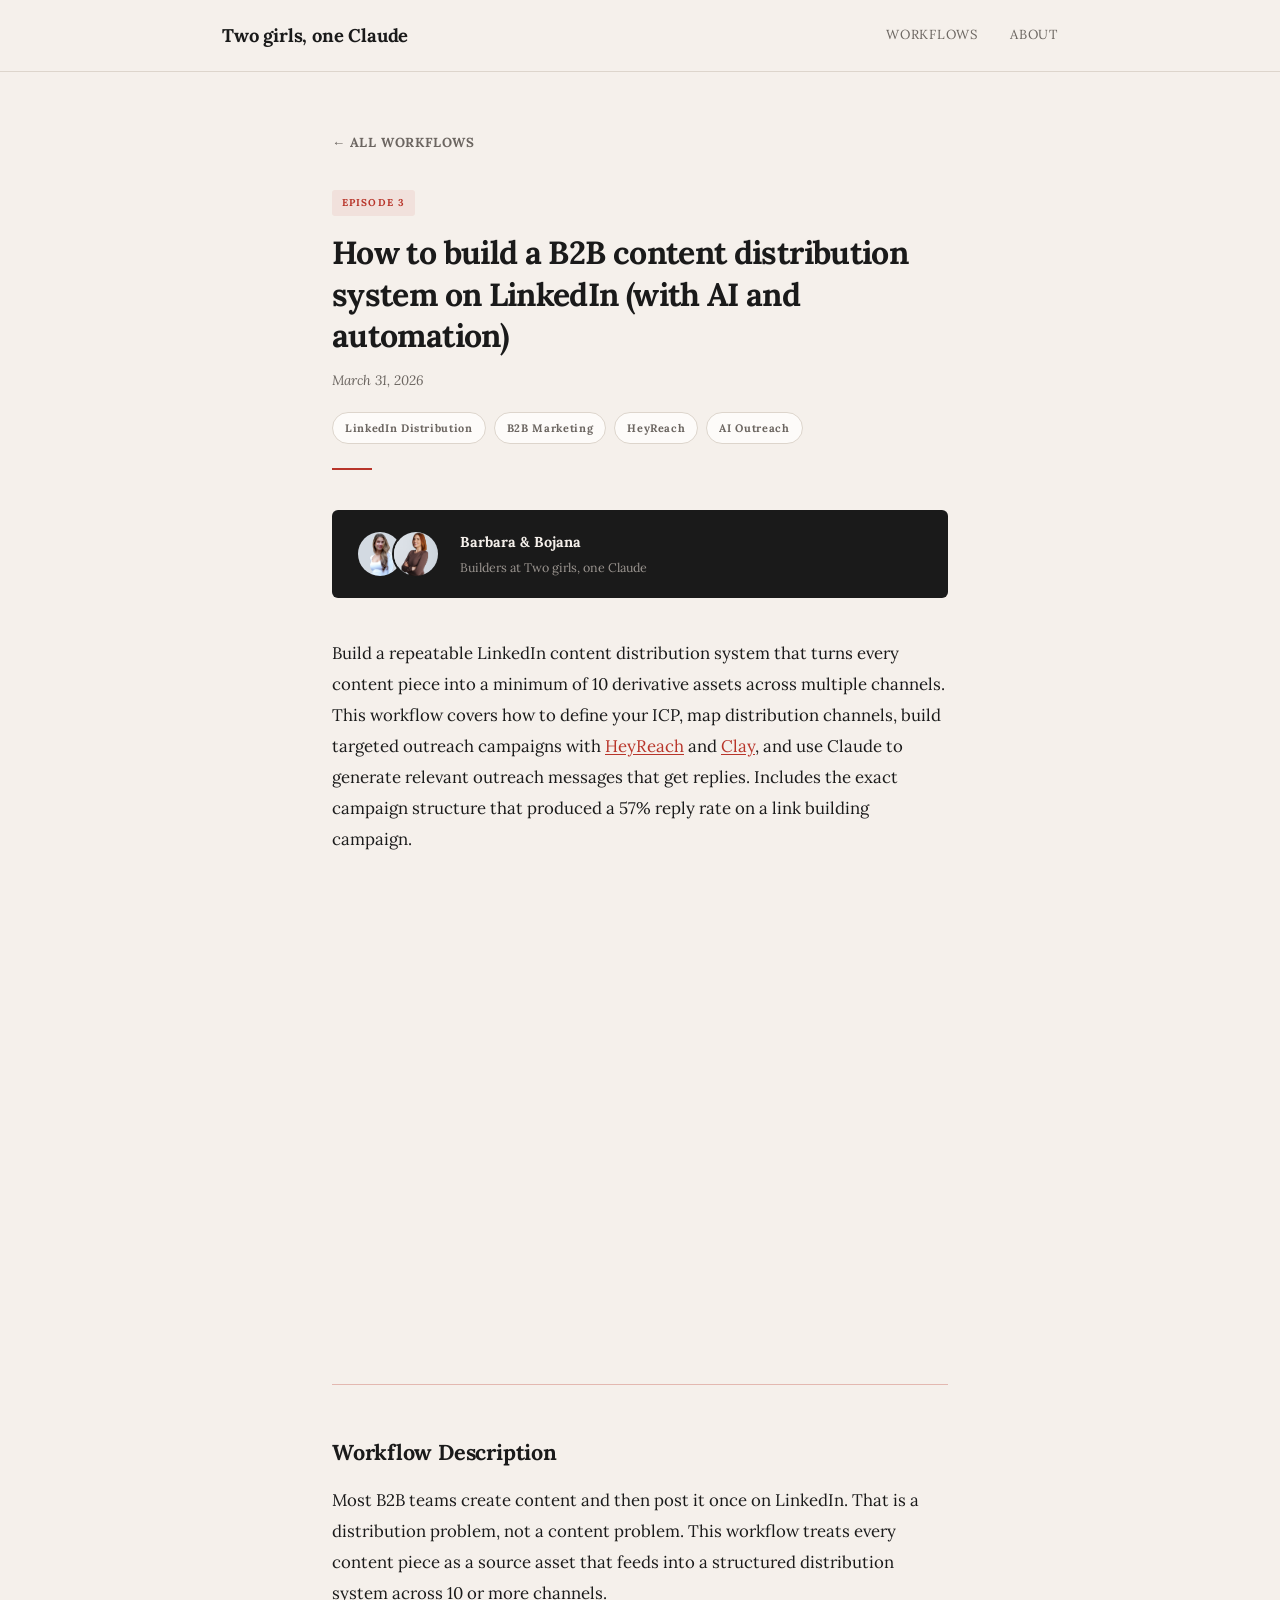
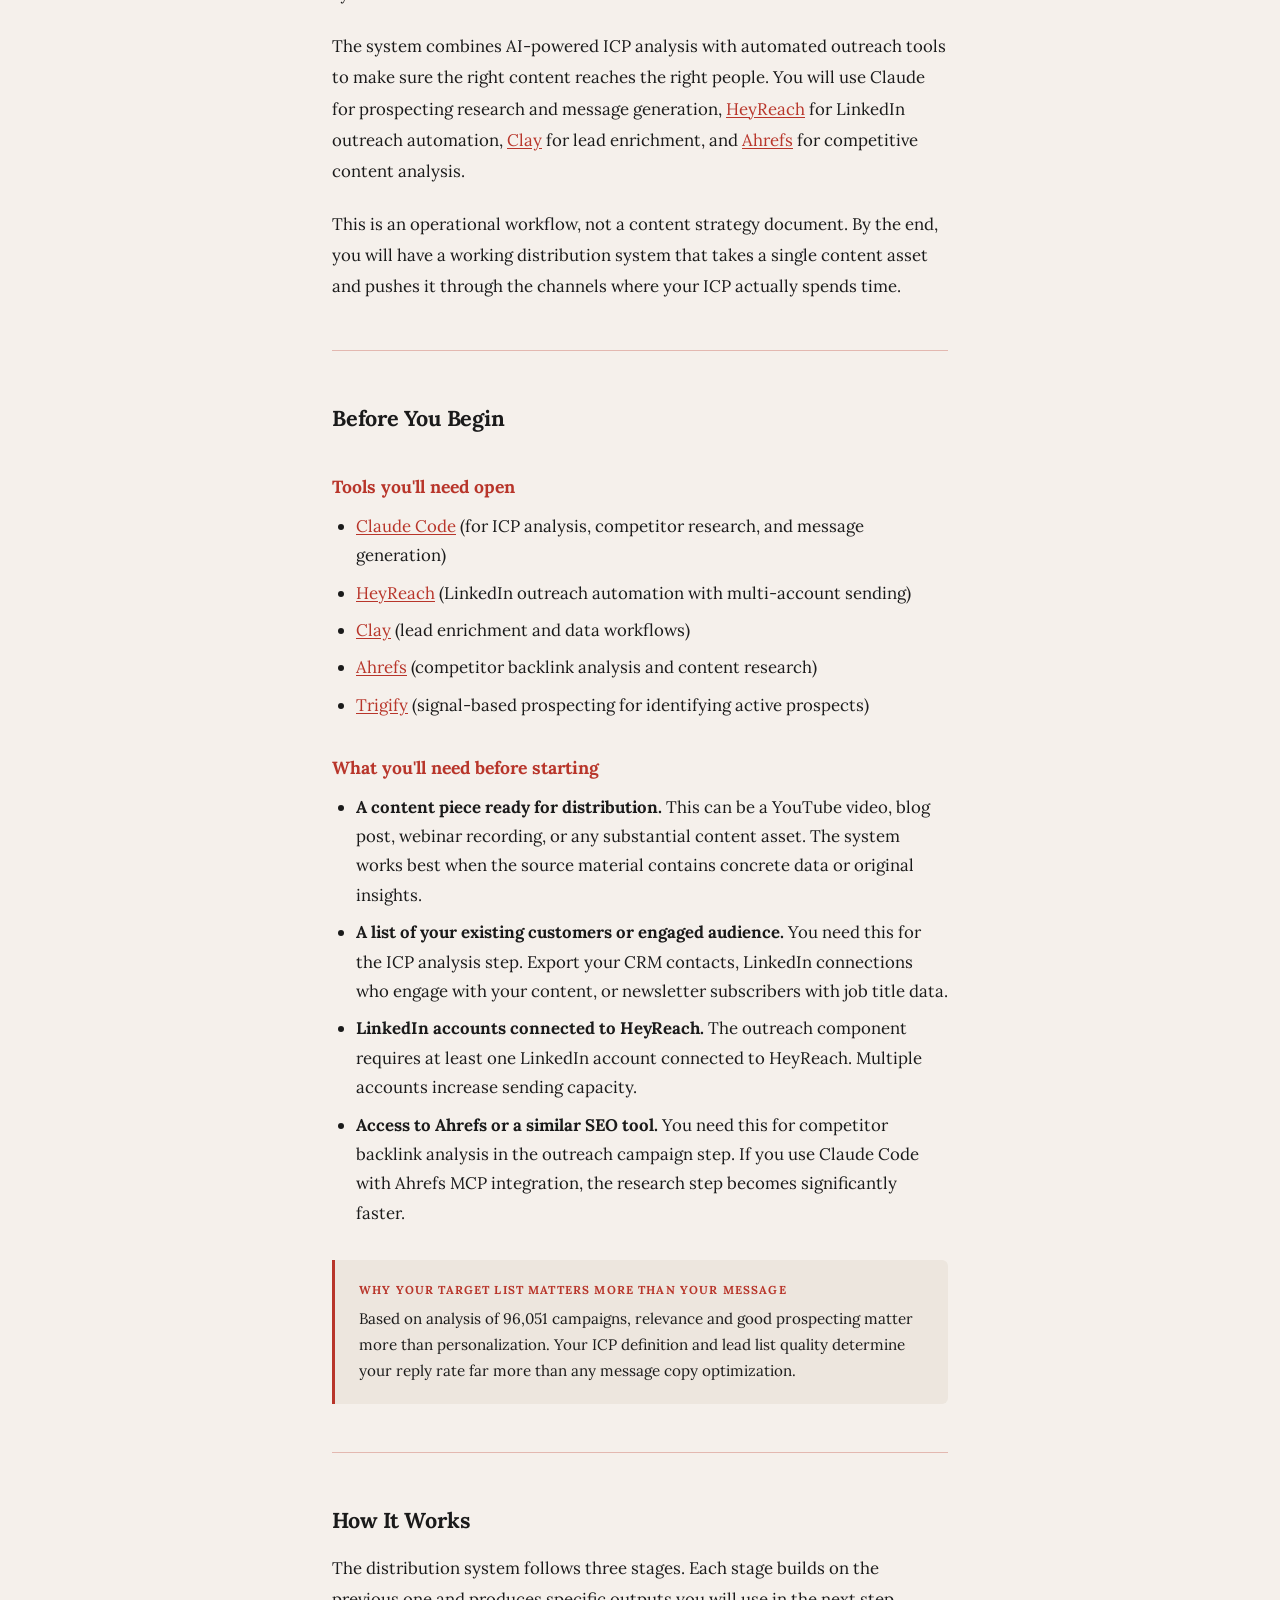
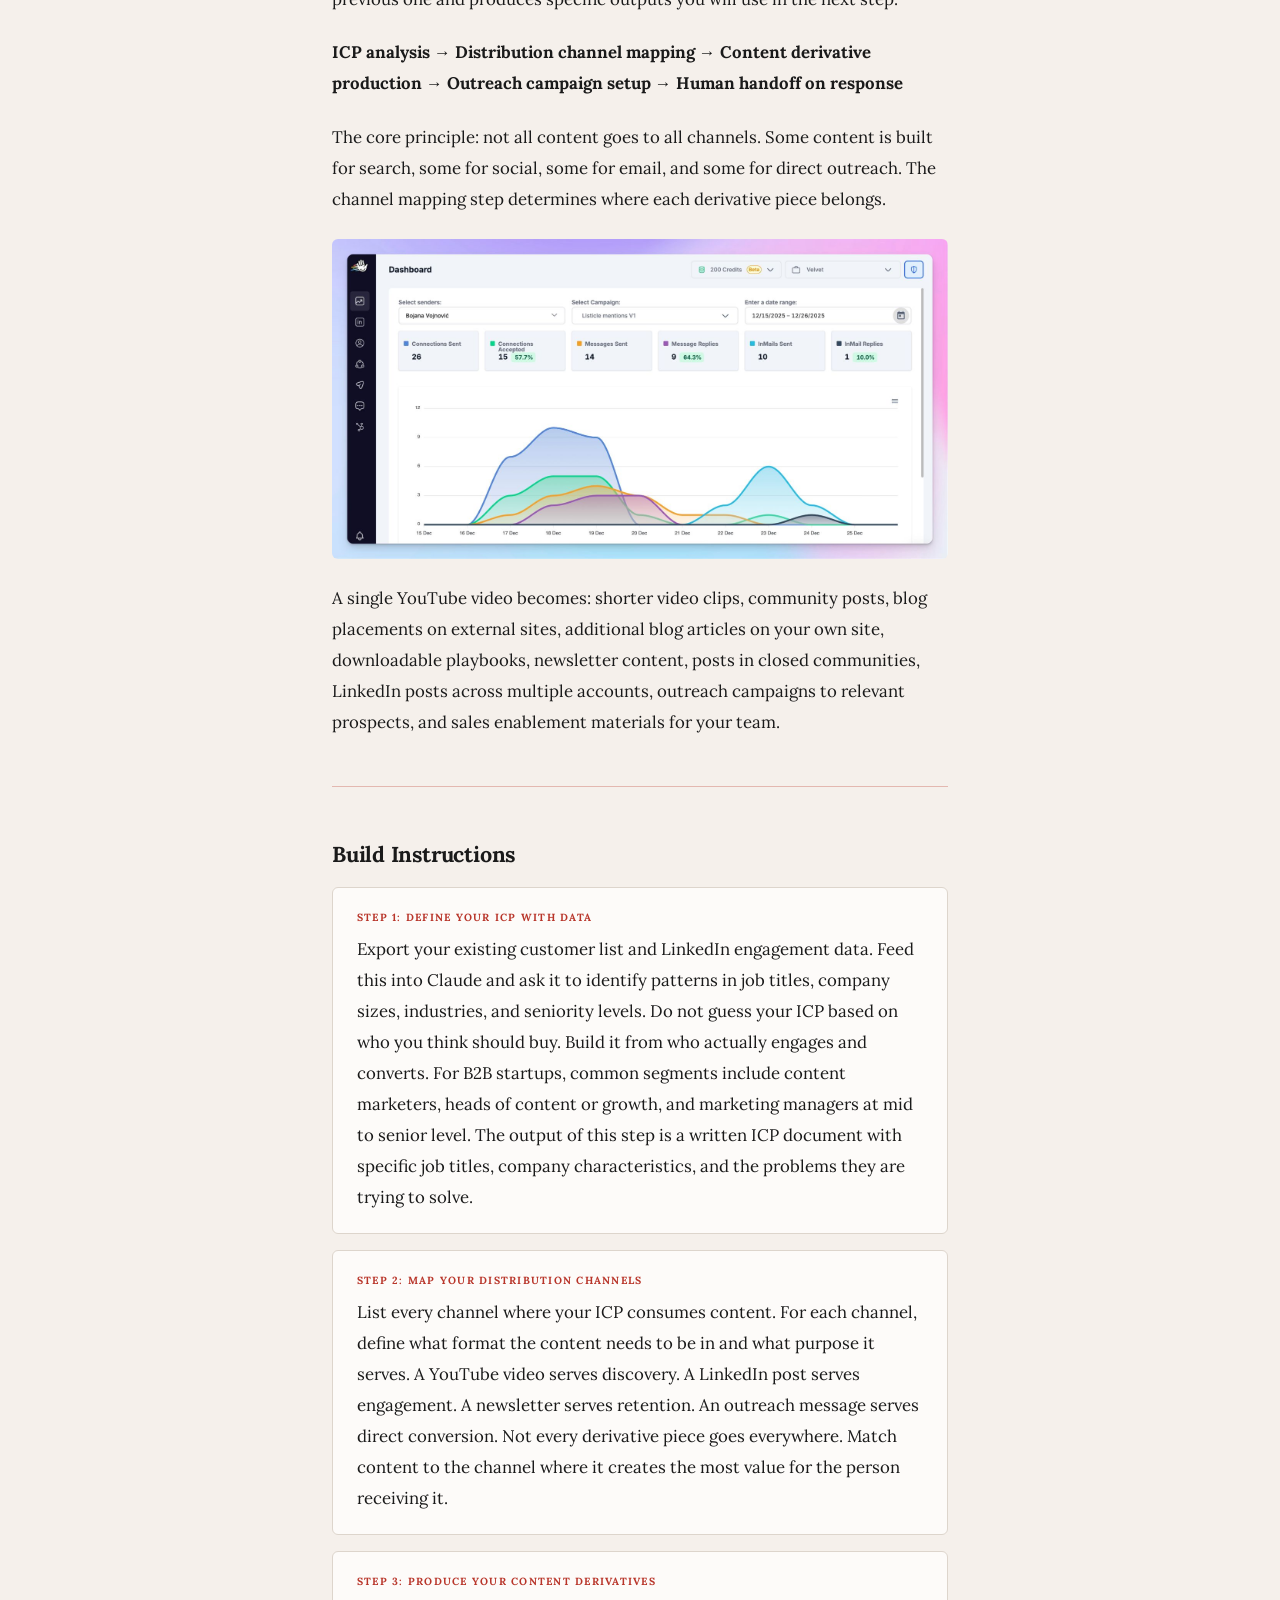
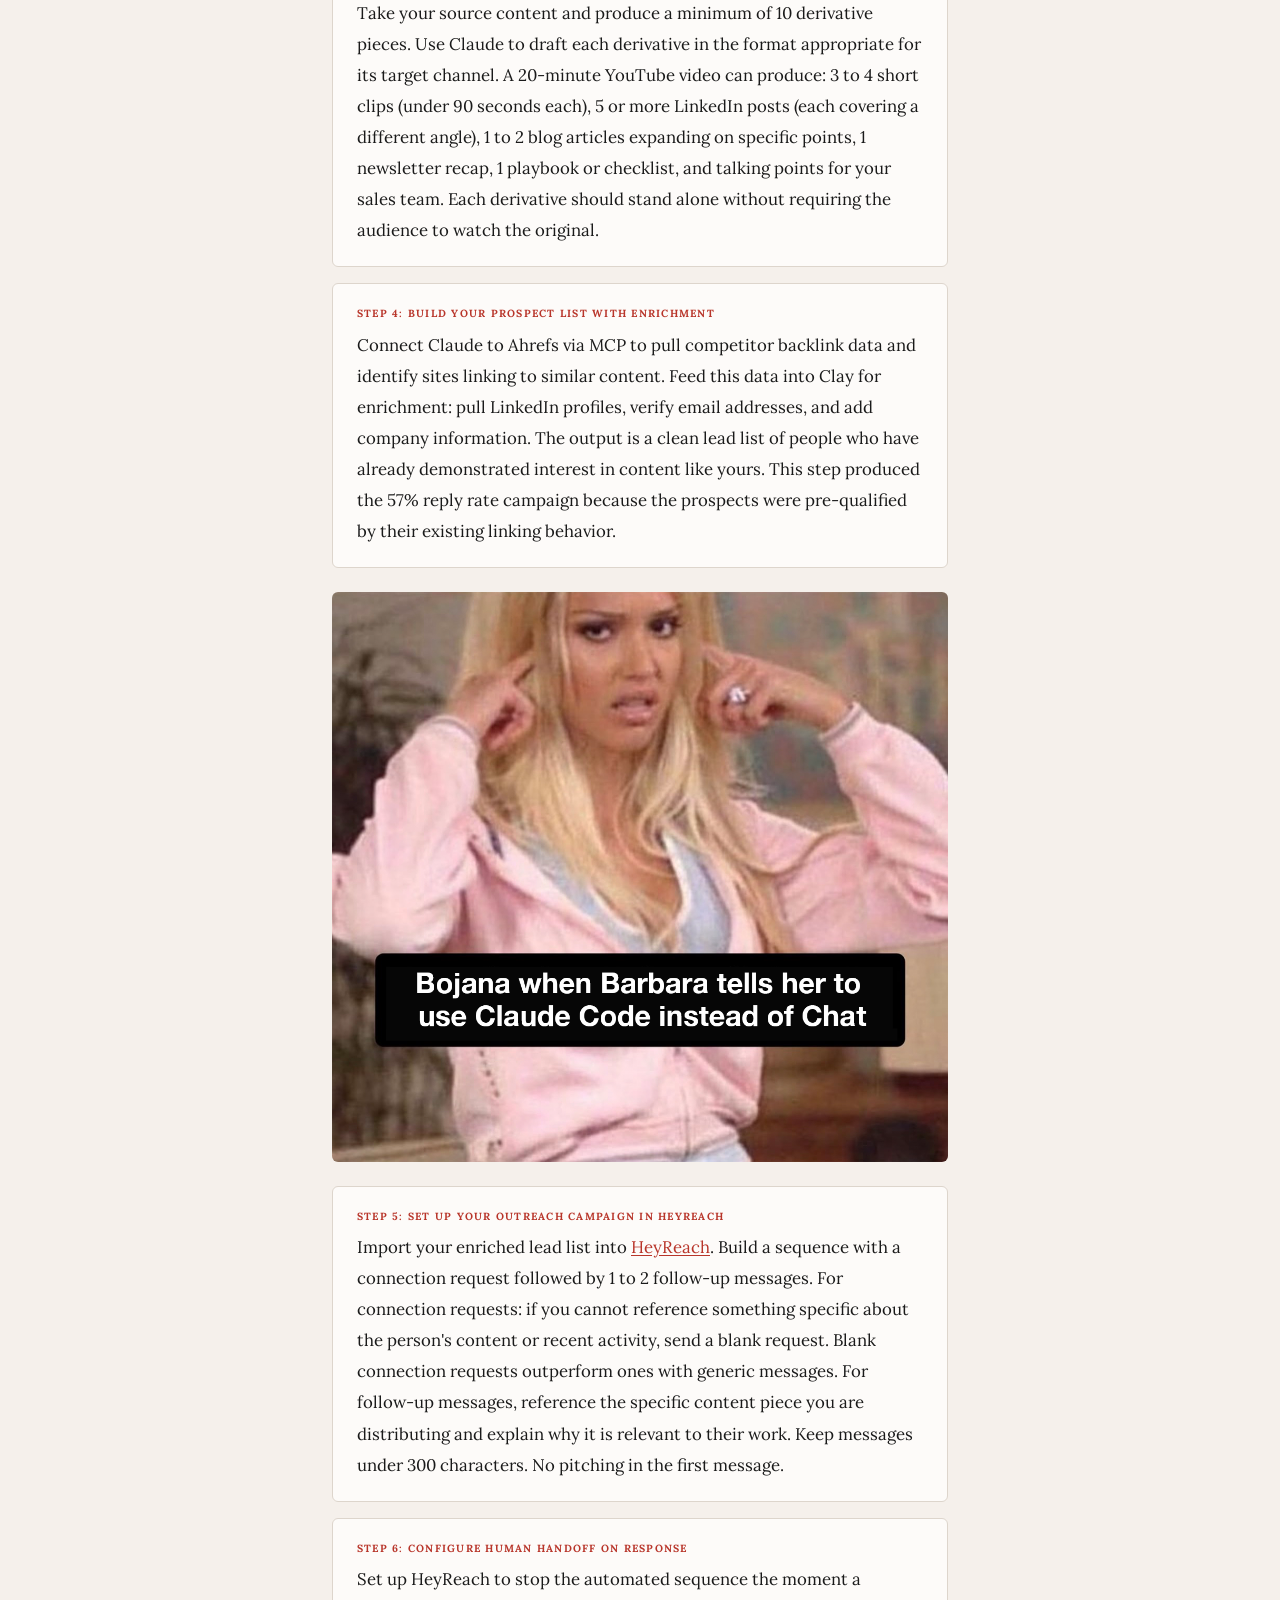
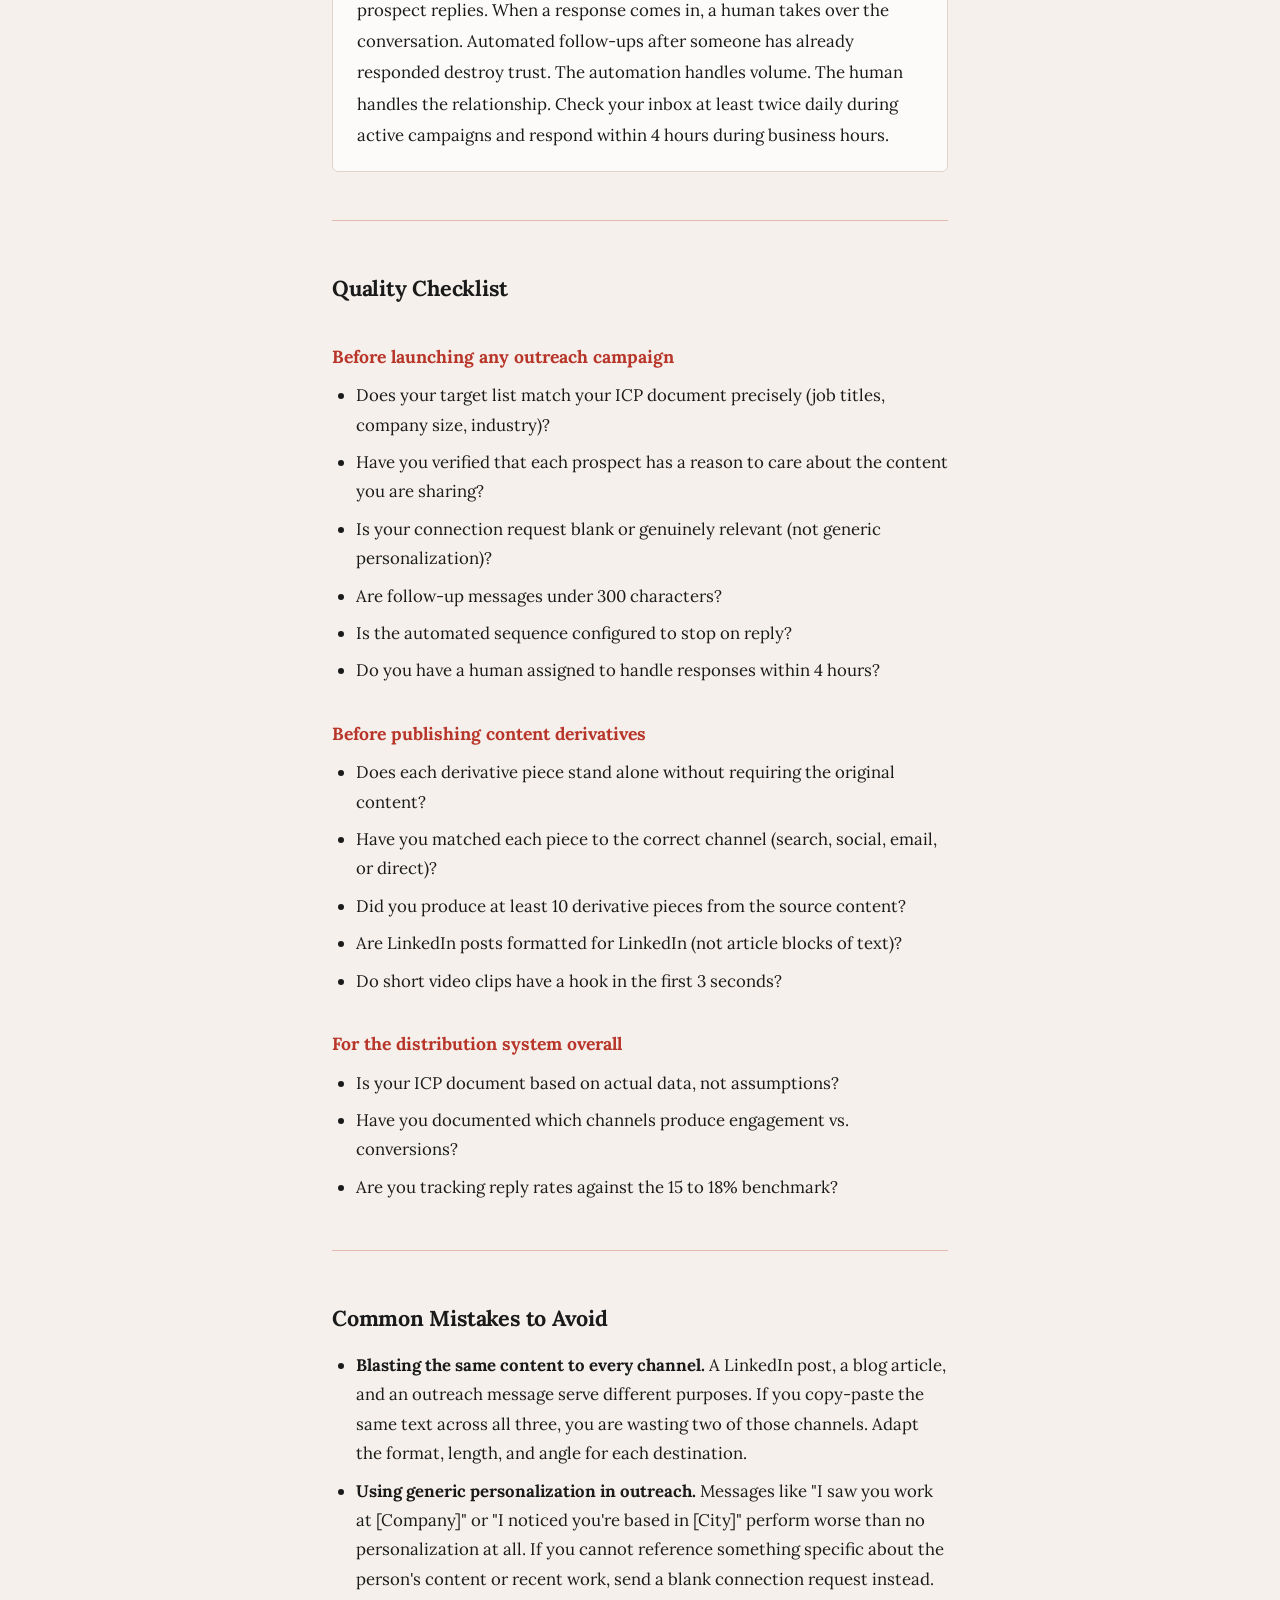
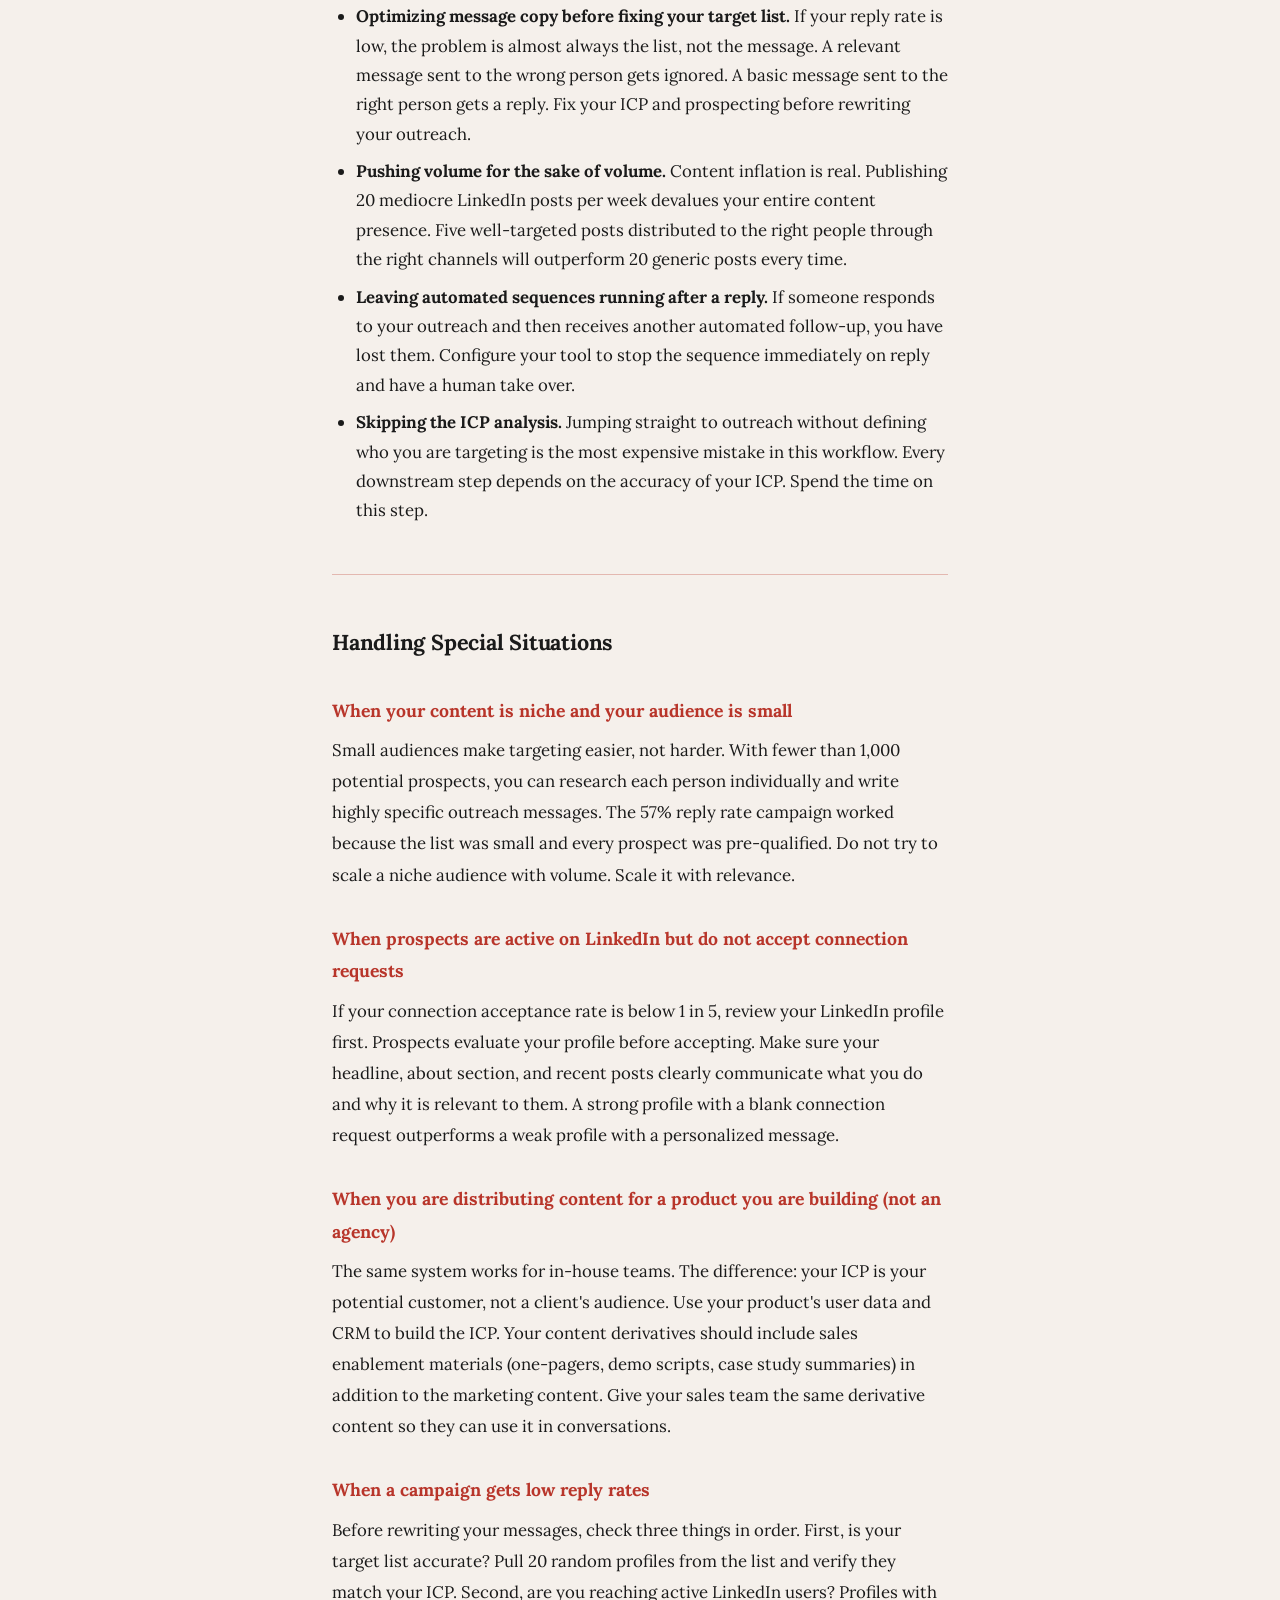
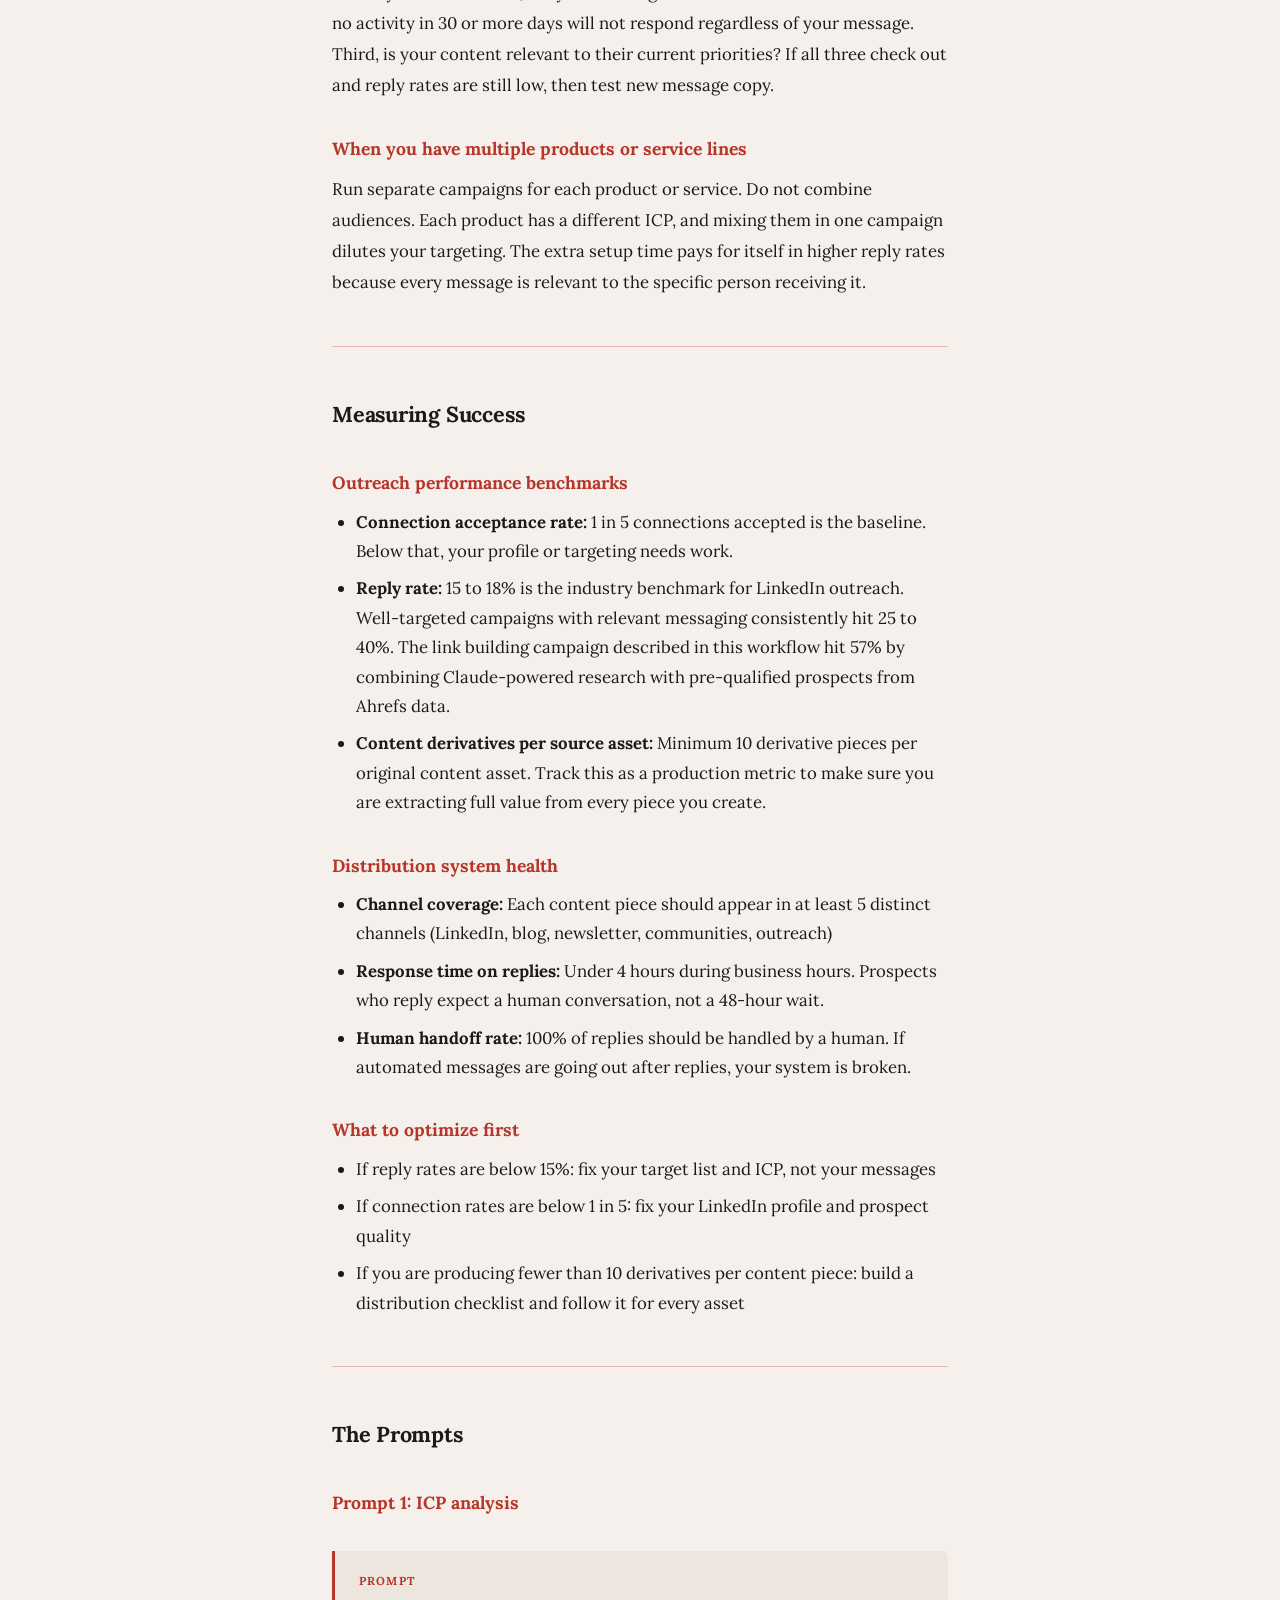
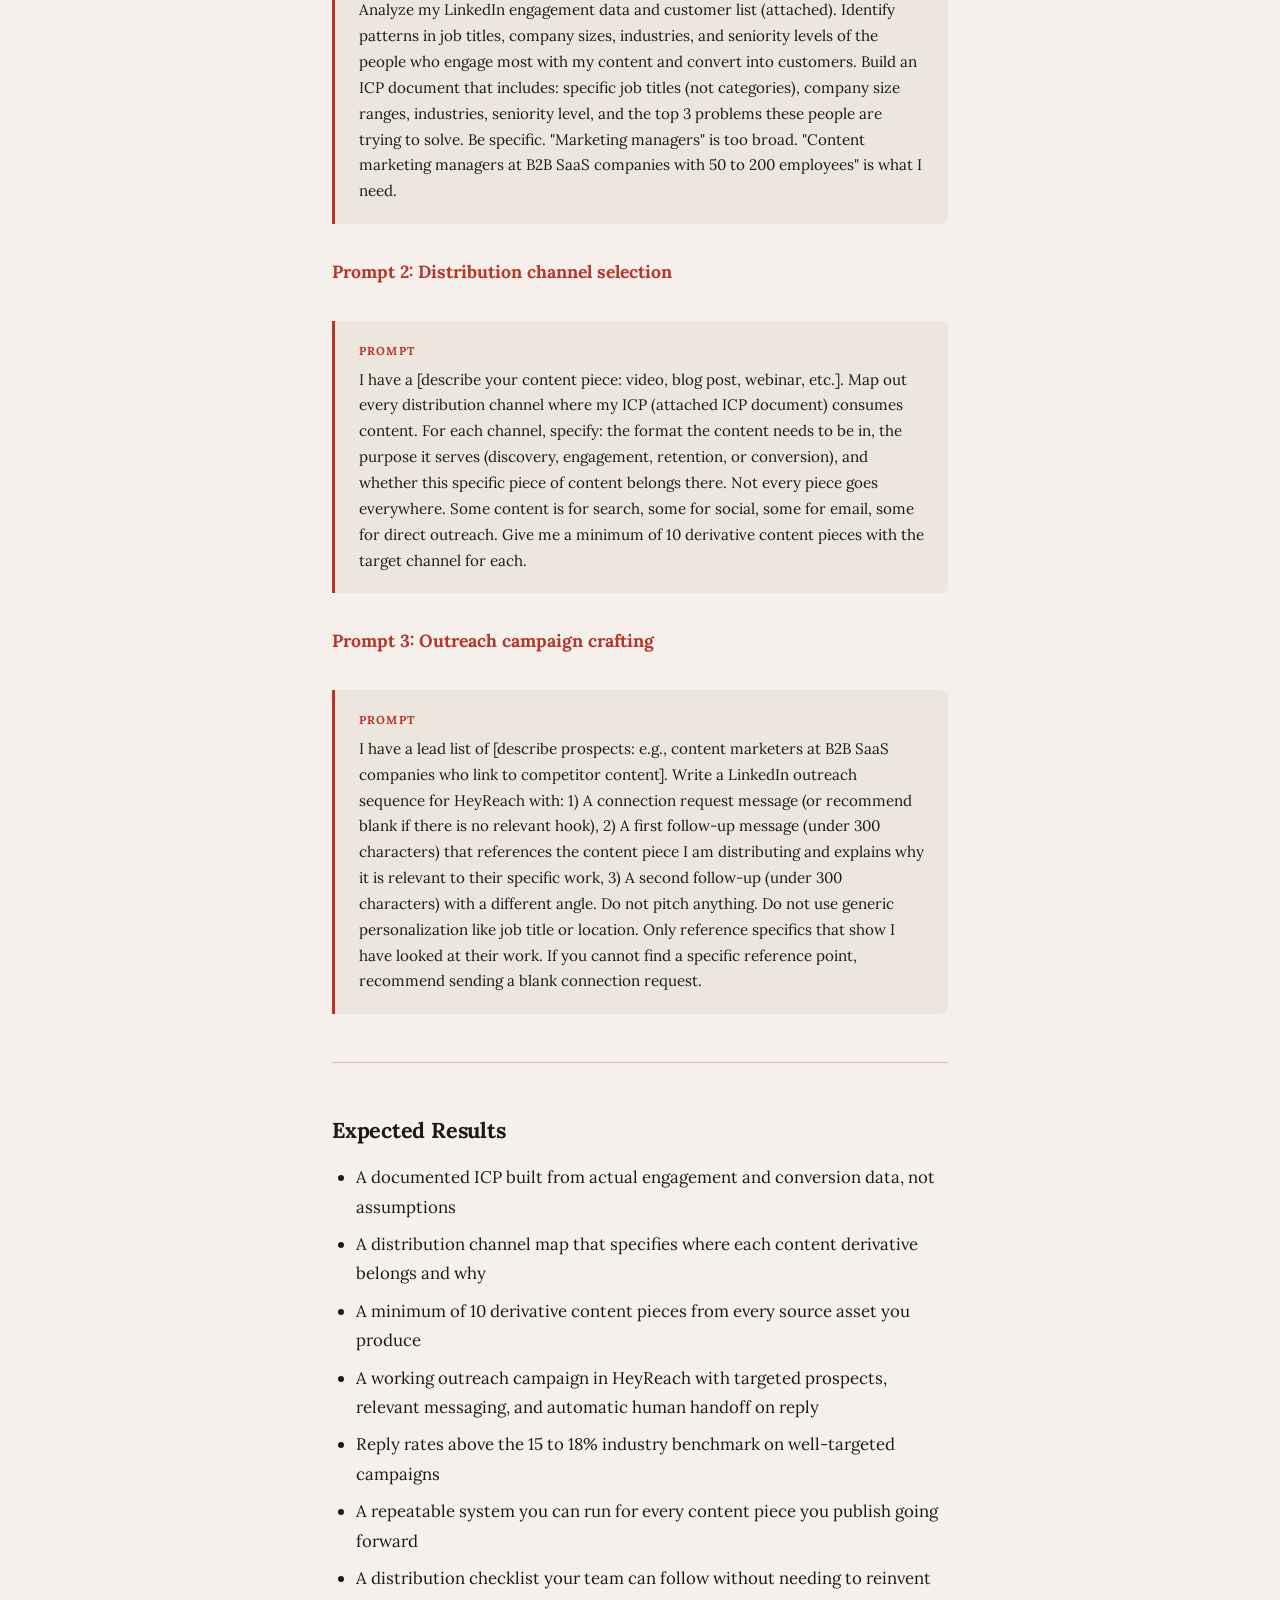
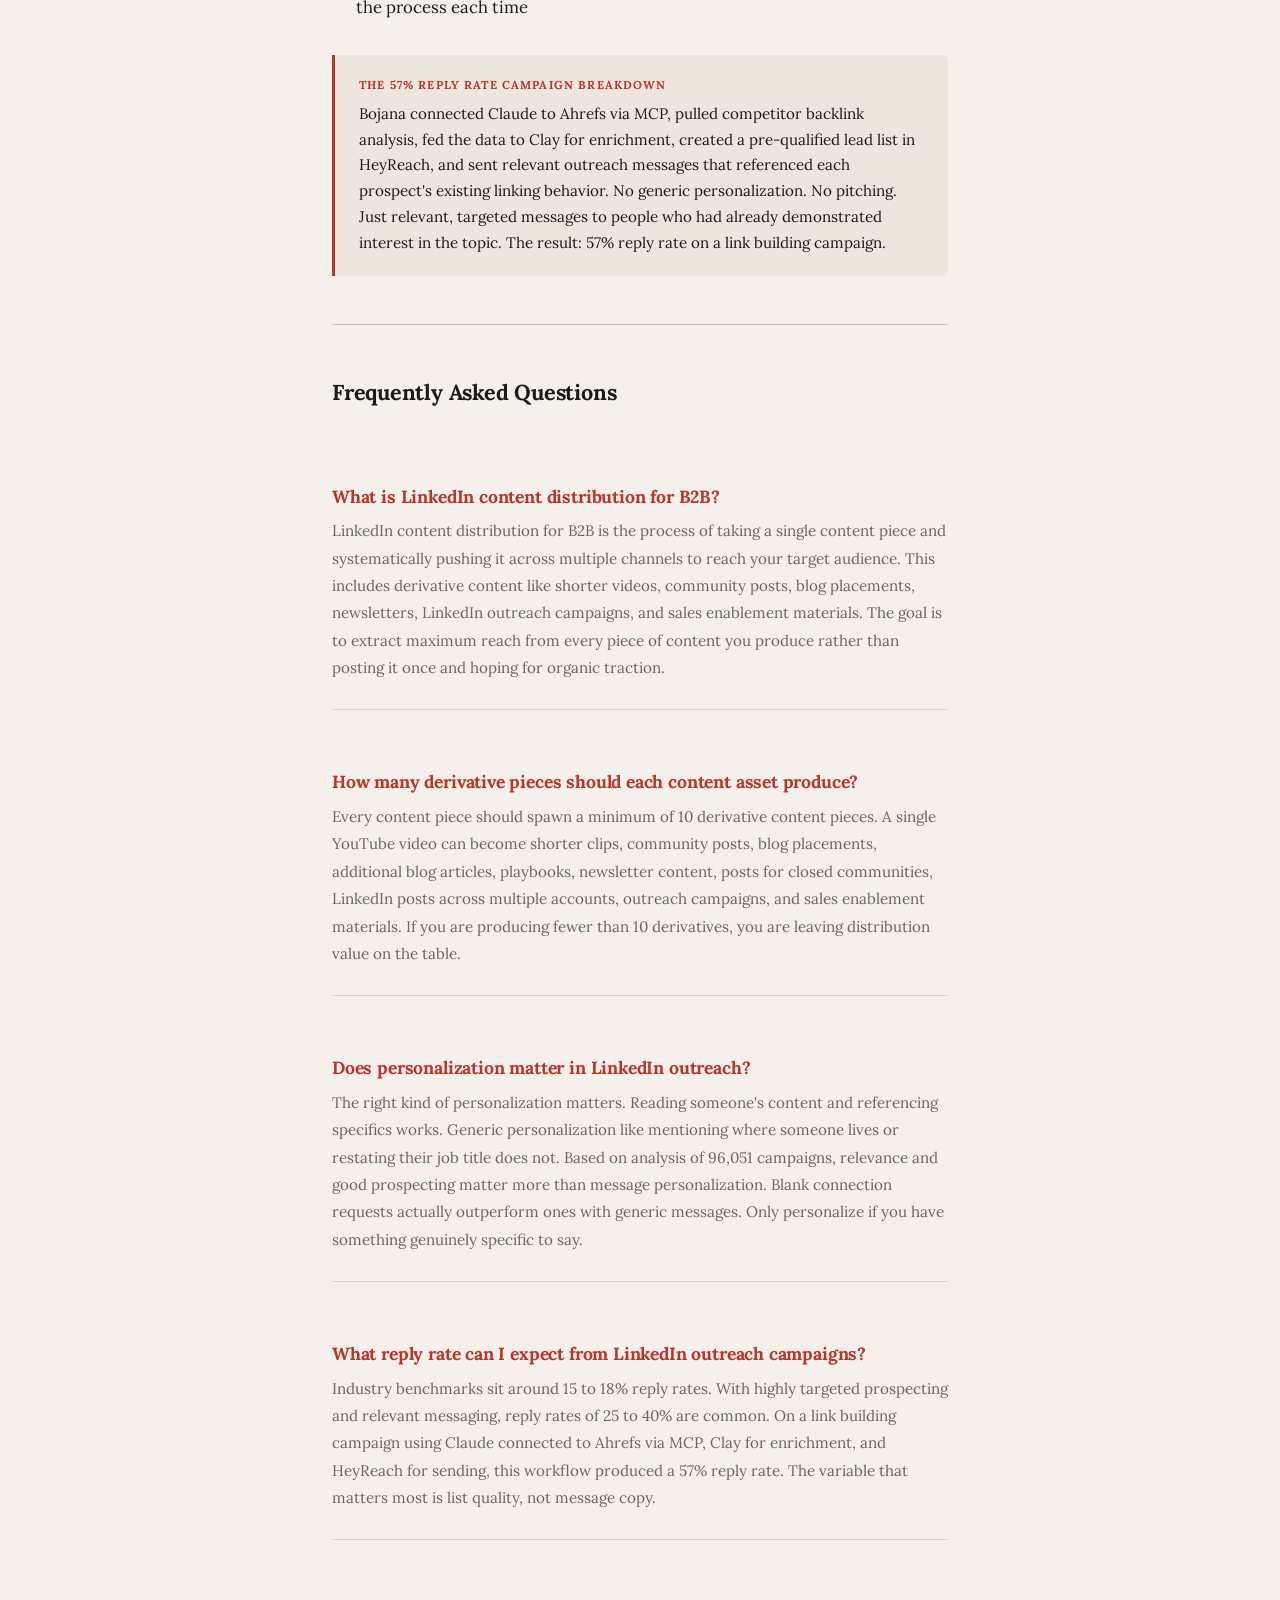
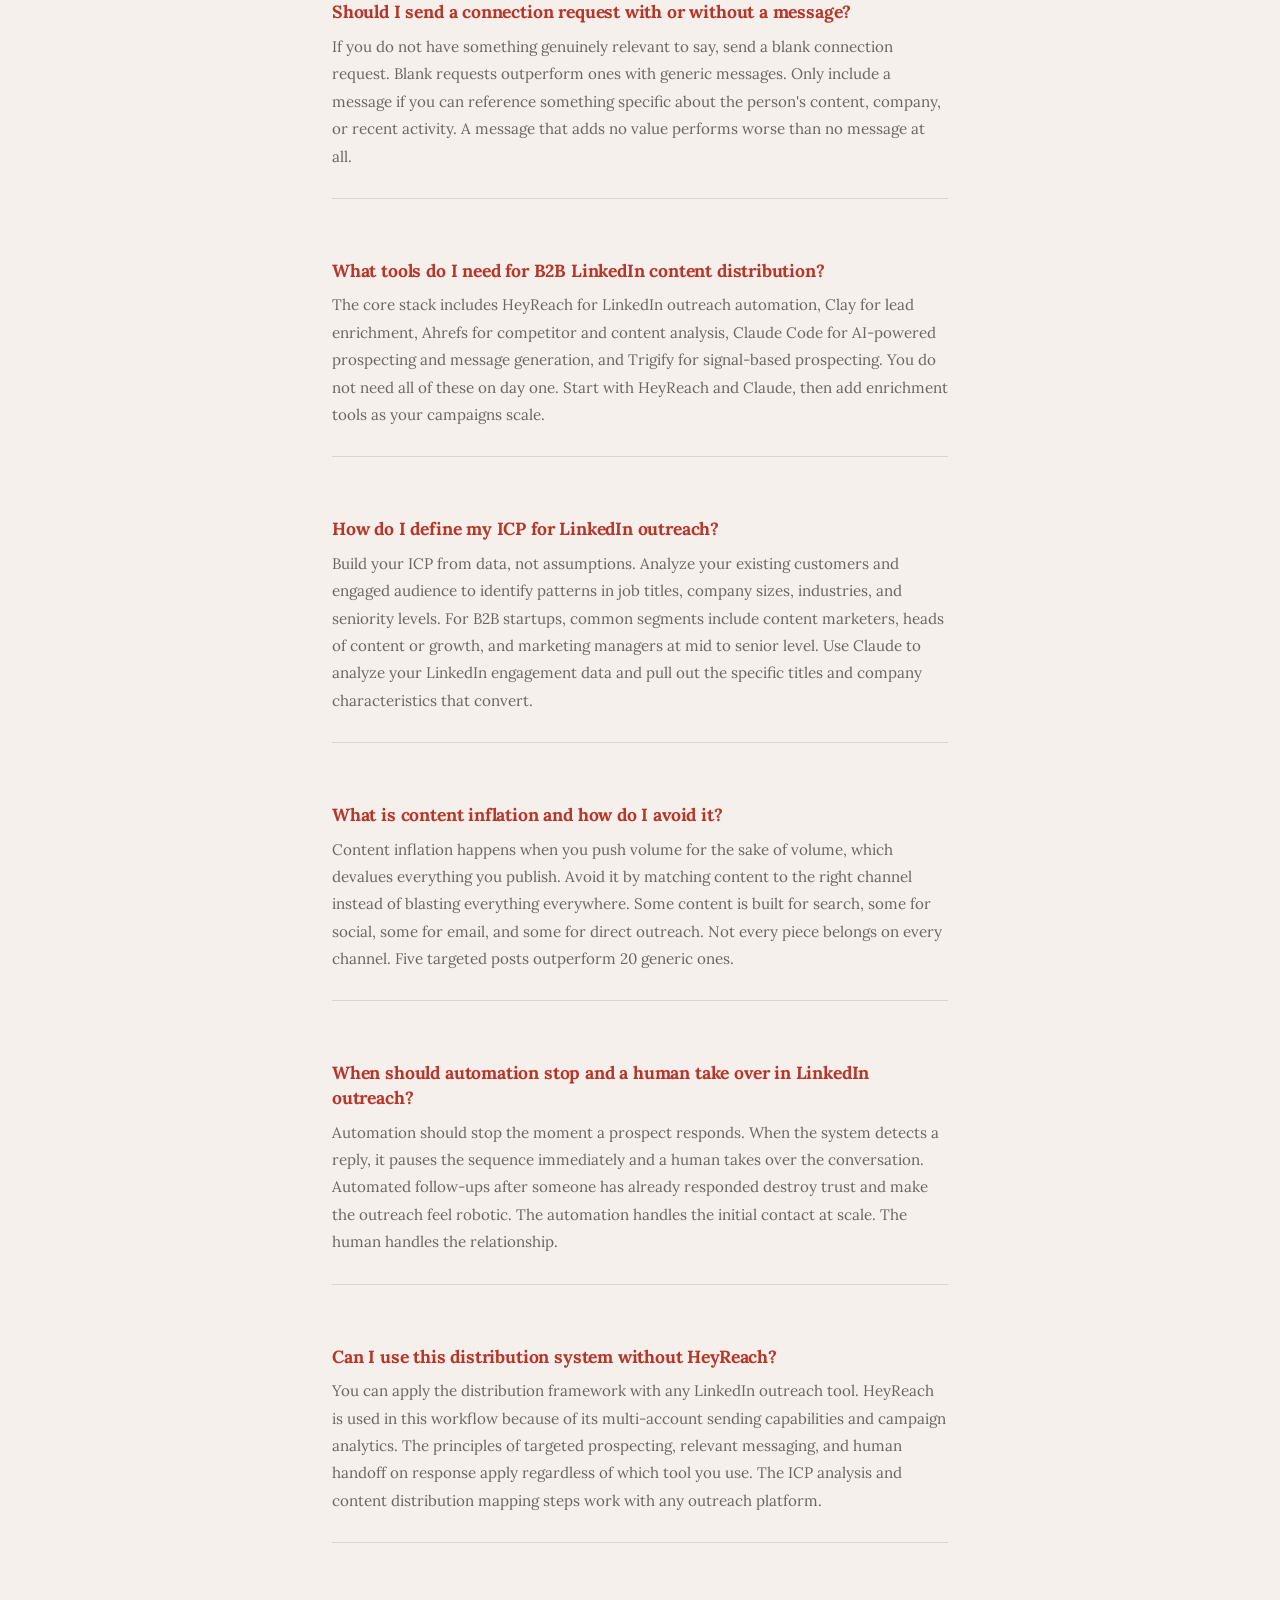
<file: blog/linkedin-content-distribution-b2b/index.html>
<!DOCTYPE html>
<html lang="en">
<head>
  <meta charset="UTF-8">
  <meta name="viewport" content="width=device-width, initial-scale=1.0">
  <title>How to Build a B2B Content Distribution System on LinkedIn (with AI and Automation) | Two girls, one Claude</title>
  <meta name="description" content="A step-by-step workflow for building a LinkedIn content distribution system using HeyReach, Clay, Ahrefs, and Claude. Includes the outreach campaign that achieved a 57% reply rate.">
  <link rel="preconnect" href="https://fonts.googleapis.com">
  <link rel="preconnect" href="https://fonts.gstatic.com" crossorigin>
  <link href="https://fonts.googleapis.com/css2?family=Lora:ital,wght@0,400;0,700;1,400;1,700&display=swap" rel="stylesheet">
  <link rel="stylesheet" href="../../styles.css?v=2">
  <script type="application/ld+json">
  {
    "@context": "https://schema.org",
    "@type": "FAQPage",
    "mainEntity": [
      {
        "@type": "Question",
        "name": "What is LinkedIn content distribution for B2B?",
        "acceptedAnswer": {
          "@type": "Answer",
          "text": "LinkedIn content distribution for B2B is the process of taking a single content piece and systematically pushing it across multiple channels to reach your target audience. This includes derivative content like shorter videos, community posts, blog placements, newsletters, LinkedIn outreach campaigns, and sales enablement materials. The goal is to extract maximum reach from every piece of content you produce."
        }
      },
      {
        "@type": "Question",
        "name": "How many derivative pieces should each content asset produce?",
        "acceptedAnswer": {
          "@type": "Answer",
          "text": "Every content piece should spawn a minimum of 10 derivative content pieces. A single YouTube video can become shorter clips, community posts, blog placements, additional blog articles, playbooks, newsletter content, posts for closed communities, LinkedIn posts across multiple accounts, outreach campaigns, and sales enablement materials."
        }
      },
      {
        "@type": "Question",
        "name": "Does personalization matter in LinkedIn outreach?",
        "acceptedAnswer": {
          "@type": "Answer",
          "text": "Personalization matters, but only the right kind. Reading someone's content and referencing specifics works. Generic personalization like mentioning where someone lives or their job title does not. Based on analysis of 96,051 campaigns, relevance and good prospecting matter more than message personalization. Blank connection requests actually outperform ones with generic messages."
        }
      },
      {
        "@type": "Question",
        "name": "What reply rate can I expect from LinkedIn outreach campaigns?",
        "acceptedAnswer": {
          "@type": "Answer",
          "text": "Industry benchmarks for LinkedIn outreach sit around 15 to 18% reply rates. With highly targeted prospecting, relevant messaging, and proper tool integration (Claude connected to Ahrefs via MCP, Clay for enrichment, HeyReach for sending), reply rates of 57% are achievable on specific campaigns like link building outreach."
        }
      },
      {
        "@type": "Question",
        "name": "Should I send a connection request with or without a message?",
        "acceptedAnswer": {
          "@type": "Answer",
          "text": "If you do not have something genuinely relevant to say, send a blank connection request. Blank connection requests outperform ones with generic messages. Only include a message if you can reference something specific about the person's content, company, or recent activity. A message that adds no value performs worse than no message at all."
        }
      },
      {
        "@type": "Question",
        "name": "What tools do I need for B2B LinkedIn content distribution?",
        "acceptedAnswer": {
          "@type": "Answer",
          "text": "The core stack includes HeyReach for LinkedIn outreach automation, Clay for lead enrichment, Ahrefs for competitor and content analysis, Claude Code for AI-powered prospecting and message generation, and Trigify for signal-based prospecting. You do not need all of these on day one. Start with HeyReach and Claude, then add enrichment tools as your campaigns scale."
        }
      },
      {
        "@type": "Question",
        "name": "How do I define my ICP for LinkedIn outreach?",
        "acceptedAnswer": {
          "@type": "Answer",
          "text": "Build your ICP from data, not assumptions. Analyze your existing customers and engaged audience to identify patterns in job titles, company sizes, industries, and seniority levels. For B2B startups, common ICP segments include content marketers, heads of content or growth, and marketing managers at mid to senior level. Use Claude to analyze your LinkedIn engagement data and pull out the specific titles and company characteristics that convert."
        }
      },
      {
        "@type": "Question",
        "name": "What is content inflation and how do I avoid it?",
        "acceptedAnswer": {
          "@type": "Answer",
          "text": "Content inflation happens when you push volume for the sake of volume, which devalues everything you publish. Avoid it by matching content to the right channel instead of blasting everything everywhere. Some content is built for search, some for social, some for email, and some for direct outreach. Not every piece belongs on every channel."
        }
      },
      {
        "@type": "Question",
        "name": "When should automation stop and a human take over in LinkedIn outreach?",
        "acceptedAnswer": {
          "@type": "Answer",
          "text": "Automation should stop the moment a prospect responds. When the system detects a reply, it pauses the sequence immediately and a human takes over the conversation. Automated follow-ups after someone has already responded destroy trust and make the outreach feel robotic. The automation handles the initial contact at scale. The human handles the relationship."
        }
      },
      {
        "@type": "Question",
        "name": "Can I use this distribution system without HeyReach?",
        "acceptedAnswer": {
          "@type": "Answer",
          "text": "You can apply the distribution framework with any LinkedIn outreach tool. HeyReach is used in this workflow because of its multi-account sending capabilities and campaign analytics. The principles of targeted prospecting, relevant messaging, and human handoff on response apply regardless of which tool you use. The ICP analysis and content distribution mapping steps work with any outreach platform."
        }
      },
      {
        "@type": "Question",
        "name": "How do I measure if my LinkedIn distribution system is working?",
        "acceptedAnswer": {
          "@type": "Answer",
          "text": "Track three metrics: connection acceptance rate (benchmark is 1 in 5 connections accepted), reply rate (benchmark is 15 to 18%, top performers hit 40% or higher on targeted campaigns), and content derivatives per original piece (target minimum 10). If your reply rates are below benchmark, the problem is almost always your target list, not your message copy."
        }
      }
    ]
  }
  </script>
  <style>
    .post {
      max-width: 680px;
      margin: 0 auto;
      padding: 3.5rem 2rem 5rem;
    }

    .post-meta {
      margin-bottom: 2.5rem;
    }

    .post-tag {
      font-size: 0.62rem;
      font-weight: 700;
      letter-spacing: 0.12em;
      text-transform: uppercase;
      color: var(--red);
      background: var(--red-muted);
      padding: 0.3rem 0.6rem;
      border-radius: 3px;
      display: inline-block;
    }

    .post-title {
      font-size: 2rem;
      font-weight: 700;
      line-height: 1.3;
      letter-spacing: -0.02em;
      margin-top: 1rem;
    }

    .post-byline {
      font-size: 0.85rem;
      color: var(--text-secondary);
      font-style: italic;
      margin-top: 0.75rem;
    }

    .post-rule {
      width: 40px;
      height: 2px;
      background: var(--red);
      margin-top: 1.5rem;
    }

    .post-body {
      font-size: 1.05rem;
      line-height: 1.85;
    }

    .post-body p {
      margin-bottom: 1.4rem;
    }

    .post-body h2 {
      font-size: 1.35rem;
      font-weight: 700;
      margin-top: 2.5rem;
      margin-bottom: 0.75rem;
      letter-spacing: -0.01em;
    }

    .post-body h3 {
      font-size: 1.1rem;
      font-weight: 700;
      margin-top: 2rem;
      margin-bottom: 0.5rem;
      color: var(--red);
    }

    .post-body ul {
      margin-bottom: 1.4rem;
      padding-left: 1.5rem;
    }

    .post-body li {
      margin-bottom: 0.5rem;
      line-height: 1.75;
    }

    .post-body strong {
      font-weight: 700;
    }

    .post-body a {
      color: var(--red);
      text-decoration: underline;
      text-underline-offset: 2px;
    }

    .post-body a:hover {
      color: var(--red-light);
    }

    .post-body blockquote {
      border-left: 3px solid var(--red);
      padding-left: 1.25rem;
      margin: 2rem 0;
      font-style: italic;
      color: var(--text-secondary);
    }

    .post-body img {
      width: 100%;
      border-radius: var(--radius);
      margin: 1.5rem 0;
    }

    /* === TOPIC TAGS === */
    .post-topics {
      display: flex;
      flex-wrap: wrap;
      gap: 0.5rem;
      margin-top: 1.25rem;
    }

    .post-topics span {
      font-size: 0.68rem;
      font-weight: 700;
      letter-spacing: 0.06em;
      padding: 0.35rem 0.75rem;
      border-radius: 20px;
      border: 1px solid var(--border);
      color: var(--text-secondary);
      background: var(--white);
    }

    /* === AUTHOR CARD === */
    .author-card {
      display: flex;
      align-items: center;
      gap: 1.25rem;
      background: var(--black);
      border: none;
      border-radius: var(--radius);
      padding: 1.25rem 1.5rem;
      margin: 2rem 0 2.5rem;
    }

    .author-photos {
      display: flex;
      gap: 0;
    }

    .author-photos img {
      width: 48px;
      height: 48px;
      border-radius: 50%;
      object-fit: cover;
      object-position: center top;
      border: 2px solid var(--black);
      margin: 0;
    }

    .author-photos img:last-child {
      margin-left: -12px;
    }

    .author-info {
      flex: 1;
    }

    .author-names {
      font-size: 0.9rem;
      font-weight: 700;
      color: var(--cream);
    }

    .author-names a {
      color: var(--cream);
      text-decoration: none;
    }

    .author-names a:hover {
      color: var(--red-light);
    }

    .author-desc {
      font-size: 0.78rem;
      color: #9B9590;
      margin-top: 0.15rem;
    }

    /* === CALLOUT BOX === */
    .callout {
      background: var(--cream-dark);
      border-left: 3px solid var(--red);
      border-radius: 0 var(--radius) var(--radius) 0;
      padding: 1.25rem 1.5rem;
      margin: 2rem 0;
      font-size: 0.95rem;
      line-height: 1.7;
    }

    .callout strong {
      display: block;
      font-size: 0.72rem;
      font-weight: 700;
      letter-spacing: 0.1em;
      text-transform: uppercase;
      color: var(--red);
      margin-bottom: 0.4rem;
    }

    /* === SECTION DIVIDER === */
    .section-divider {
      width: 100%;
      height: 1px;
      background: var(--red);
      margin: 3rem 0;
      opacity: 0.3;
    }

    /* === STEP BLOCKS === */
    .step {
      background: var(--white);
      border: 1px solid var(--border);
      border-radius: var(--radius);
      padding: 1.25rem 1.5rem;
      margin-bottom: 1rem;
    }

    .step-label {
      font-size: 0.65rem;
      font-weight: 700;
      letter-spacing: 0.12em;
      text-transform: uppercase;
      color: var(--red);
      margin-bottom: 0.4rem;
    }

    .step p {
      margin-bottom: 0;
    }

    /* === STYLED LIST === */
    .post-body ul.styled-list {
      list-style: none;
      padding-left: 0;
      border-left: 2px solid var(--border);
      padding-left: 1.25rem;
    }

    .post-body ul.styled-list li {
      margin-bottom: 0.85rem;
      padding-left: 0;
    }

    /* === FAQ === */
    .faq-item {
      border-bottom: 1px solid var(--border);
      padding: 1.75rem 0;
    }

    .faq-item:first-child {
      padding-top: 0;
    }

    .faq-item:last-child {
      border-bottom: none;
    }

    .faq-question {
      font-size: 1.1rem;
      font-weight: 700;
      line-height: 1.4;
      margin-bottom: 0.5rem;
      margin-top: 0;
      letter-spacing: -0.01em;
    }

    .faq-answer {
      font-size: 0.95rem;
      color: var(--text-secondary);
      line-height: 1.8;
    }

    .faq-answer p {
      margin-bottom: 0;
    }

    @media (max-width: 768px) {
      .author-card {
        flex-direction: column;
        text-align: center;
        gap: 0.75rem;
      }
    }

    .post-cta {
      background: var(--cream-dark);
      border: 1px solid var(--border);
      border-radius: var(--radius);
      padding: 2.5rem;
      text-align: center;
      margin-top: 3rem;
    }

    .post-cta-title {
      font-size: 1.1rem;
      font-weight: 700;
      margin-bottom: 0.5rem;
    }

    .post-cta-text {
      font-size: 0.9rem;
      color: var(--text-secondary);
      margin-bottom: 1.25rem;
    }

    .post-back {
      display: inline-block;
      font-size: 0.82rem;
      font-weight: 700;
      letter-spacing: 0.06em;
      text-transform: uppercase;
      color: var(--text-secondary);
      margin-bottom: 2rem;
      transition: color 0.2s;
    }

    .post-back:hover {
      color: var(--red);
    }

    .post-back::before {
      content: "\2190\00a0";
    }

    @media (max-width: 768px) {
      .post {
        padding: 2.5rem 1.5rem 4rem;
      }

      .post-title {
        font-size: 1.6rem;
      }
    }
  </style>
</head>
<body>

  <!-- NAV -->
  <nav class="nav">
    <div class="nav-inner">
      <a href="../../index.html" class="nav-logo">Two girls, one Claude</a>
      <div class="nav-links">
        <a href="../../blog/">Workflows</a>
        <a href="../../index.html#about">About</a>
      </div>
    </div>
  </nav>

  <!-- POST -->
  <article class="post">
    <a href="../../blog/" class="post-back">All workflows</a>

    <div class="post-meta">
      <span class="post-tag">Episode 3</span>
      <h1 class="post-title">How to build a B2B content distribution system on LinkedIn (with AI and automation)</h1>
      <p class="post-byline">March 31, 2026</p>
      <div class="post-topics">
        <span>LinkedIn Distribution</span>
        <span>B2B Marketing</span>
        <span>HeyReach</span>
        <span>AI Outreach</span>
      </div>
      <div class="post-rule"></div>
    </div>

    <!-- AUTHOR CARD -->
    <div class="author-card">
      <div class="author-photos">
        <img src="../../NEW Barbara.jpg" alt="Barbara">
        <img src="../../NEWEST Bojana.png" alt="Bojana">
      </div>
      <div class="author-info">
        <div class="author-names">
          <a href="https://www.linkedin.com/in/barbara-startup-cookie/?skipRedirect=true" target="_blank">Barbara</a> &amp;
          <a href="https://www.linkedin.com/in/bojanavojnovic/" target="_blank">Bojana</a>
        </div>
        <div class="author-desc">Builders at Two girls, one Claude</div>
      </div>
    </div>

    <div class="post-body">

      <p>Build a repeatable LinkedIn content distribution system that turns every content piece into a minimum of 10 derivative assets across multiple channels. This workflow covers how to define your ICP, map distribution channels, build targeted outreach campaigns with <a href="https://heyreach.io">HeyReach</a> and <a href="https://clay.com">Clay</a>, and use Claude to generate relevant outreach messages that get replies. Includes the exact campaign structure that produced a 57% reply rate on a link building campaign.</p>

      <iframe width="100%" height="400" src="https://www.youtube.com/embed/PLACEHOLDER" title="Two girls one Claude - Episode 3" frameborder="0" allow="accelerometer; autoplay; clipboard-write; encrypted-media; gyroscope; picture-in-picture" allowfullscreen style="border-radius: 6px; margin: 1.5rem 0;"></iframe>

      <div class="section-divider"></div>

      <h2>Workflow Description</h2>

      <p>Most B2B teams create content and then post it once on LinkedIn. That is a distribution problem, not a content problem. This workflow treats every content piece as a source asset that feeds into a structured distribution system across 10 or more channels.</p>

      <p>The system combines AI-powered ICP analysis with automated outreach tools to make sure the right content reaches the right people. You will use Claude for prospecting research and message generation, <a href="https://heyreach.io">HeyReach</a> for LinkedIn outreach automation, <a href="https://clay.com">Clay</a> for lead enrichment, and <a href="https://ahrefs.com">Ahrefs</a> for competitive content analysis.</p>

      <p>This is an operational workflow, not a content strategy document. By the end, you will have a working distribution system that takes a single content asset and pushes it through the channels where your ICP actually spends time.</p>

      <div class="section-divider"></div>

      <h2>Before You Begin</h2>

      <h3>Tools you'll need open</h3>
      <ul>
        <li><a href="https://claude.ai/download">Claude Code</a> (for ICP analysis, competitor research, and message generation)</li>
        <li><a href="https://heyreach.io">HeyReach</a> (LinkedIn outreach automation with multi-account sending)</li>
        <li><a href="https://clay.com">Clay</a> (lead enrichment and data workflows)</li>
        <li><a href="https://ahrefs.com">Ahrefs</a> (competitor backlink analysis and content research)</li>
        <li><a href="https://trigify.io">Trigify</a> (signal-based prospecting for identifying active prospects)</li>
      </ul>

      <h3>What you'll need before starting</h3>
      <ul>
        <li><strong>A content piece ready for distribution.</strong> This can be a YouTube video, blog post, webinar recording, or any substantial content asset. The system works best when the source material contains concrete data or original insights.</li>
        <li><strong>A list of your existing customers or engaged audience.</strong> You need this for the ICP analysis step. Export your CRM contacts, LinkedIn connections who engage with your content, or newsletter subscribers with job title data.</li>
        <li><strong>LinkedIn accounts connected to HeyReach.</strong> The outreach component requires at least one LinkedIn account connected to HeyReach. Multiple accounts increase sending capacity.</li>
        <li><strong>Access to Ahrefs or a similar SEO tool.</strong> You need this for competitor backlink analysis in the outreach campaign step. If you use Claude Code with Ahrefs MCP integration, the research step becomes significantly faster.</li>
      </ul>

      <div class="callout">
        <strong>Why your target list matters more than your message</strong>
        Based on analysis of 96,051 campaigns, relevance and good prospecting matter more than personalization. Your ICP definition and lead list quality determine your reply rate far more than any message copy optimization.
      </div>

      <div class="section-divider"></div>

      <h2>How It Works</h2>

      <p>The distribution system follows three stages. Each stage builds on the previous one and produces specific outputs you will use in the next step.</p>

      <p><strong>ICP analysis</strong> &rarr; <strong>Distribution channel mapping</strong> &rarr; <strong>Content derivative production</strong> &rarr; <strong>Outreach campaign setup</strong> &rarr; <strong>Human handoff on response</strong></p>

      <p>The core principle: not all content goes to all channels. Some content is built for search, some for social, some for email, and some for direct outreach. The channel mapping step determines where each derivative piece belongs.</p>

      <img src="distribution-channels.jpg" alt="Distribution channel map showing how a single content piece flows into 10+ derivative assets across YouTube, LinkedIn, blog, newsletter, communities, and outreach campaigns">

      <p>A single YouTube video becomes: shorter video clips, community posts, blog placements on external sites, additional blog articles on your own site, downloadable playbooks, newsletter content, posts in closed communities, LinkedIn posts across multiple accounts, outreach campaigns to relevant prospects, and sales enablement materials for your team.</p>

      <div class="section-divider"></div>

      <h2>Build Instructions</h2>

      <div class="step">
        <div class="step-label">Step 1: Define your ICP with data</div>
        <p>Export your existing customer list and LinkedIn engagement data. Feed this into Claude and ask it to identify patterns in job titles, company sizes, industries, and seniority levels. Do not guess your ICP based on who you think should buy. Build it from who actually engages and converts. For B2B startups, common segments include content marketers, heads of content or growth, and marketing managers at mid to senior level. The output of this step is a written ICP document with specific job titles, company characteristics, and the problems they are trying to solve.</p>
      </div>

      <div class="step">
        <div class="step-label">Step 2: Map your distribution channels</div>
        <p>List every channel where your ICP consumes content. For each channel, define what format the content needs to be in and what purpose it serves. A YouTube video serves discovery. A LinkedIn post serves engagement. A newsletter serves retention. An outreach message serves direct conversion. Not every derivative piece goes everywhere. Match content to the channel where it creates the most value for the person receiving it.</p>
      </div>

      <div class="step">
        <div class="step-label">Step 3: Produce your content derivatives</div>
        <p>Take your source content and produce a minimum of 10 derivative pieces. Use Claude to draft each derivative in the format appropriate for its target channel. A 20-minute YouTube video can produce: 3 to 4 short clips (under 90 seconds each), 5 or more LinkedIn posts (each covering a different angle), 1 to 2 blog articles expanding on specific points, 1 newsletter recap, 1 playbook or checklist, and talking points for your sales team. Each derivative should stand alone without requiring the audience to watch the original.</p>
      </div>

      <div class="step">
        <div class="step-label">Step 4: Build your prospect list with enrichment</div>
        <p>Connect Claude to Ahrefs via MCP to pull competitor backlink data and identify sites linking to similar content. Feed this data into Clay for enrichment: pull LinkedIn profiles, verify email addresses, and add company information. The output is a clean lead list of people who have already demonstrated interest in content like yours. This step produced the 57% reply rate campaign because the prospects were pre-qualified by their existing linking behavior.</p>
      </div>

      <img src="heyreach-campaign.png" alt="HeyReach campaign dashboard showing outreach sequence setup with connection request and follow-up messages">

      <div class="step">
        <div class="step-label">Step 5: Set up your outreach campaign in HeyReach</div>
        <p>Import your enriched lead list into <a href="https://heyreach.io">HeyReach</a>. Build a sequence with a connection request followed by 1 to 2 follow-up messages. For connection requests: if you cannot reference something specific about the person's content or recent activity, send a blank request. Blank connection requests outperform ones with generic messages. For follow-up messages, reference the specific content piece you are distributing and explain why it is relevant to their work. Keep messages under 300 characters. No pitching in the first message.</p>
      </div>

      <div class="step">
        <div class="step-label">Step 6: Configure human handoff on response</div>
        <p>Set up HeyReach to stop the automated sequence the moment a prospect replies. When a response comes in, a human takes over the conversation. Automated follow-ups after someone has already responded destroy trust. The automation handles volume. The human handles the relationship. Check your inbox at least twice daily during active campaigns and respond within 4 hours during business hours.</p>
      </div>

      <div class="section-divider"></div>

      <h2>Quality Checklist</h2>

      <h3>Before launching any outreach campaign</h3>
      <ul>
        <li>Does your target list match your ICP document precisely (job titles, company size, industry)?</li>
        <li>Have you verified that each prospect has a reason to care about the content you are sharing?</li>
        <li>Is your connection request blank or genuinely relevant (not generic personalization)?</li>
        <li>Are follow-up messages under 300 characters?</li>
        <li>Is the automated sequence configured to stop on reply?</li>
        <li>Do you have a human assigned to handle responses within 4 hours?</li>
      </ul>

      <h3>Before publishing content derivatives</h3>
      <ul>
        <li>Does each derivative piece stand alone without requiring the original content?</li>
        <li>Have you matched each piece to the correct channel (search, social, email, or direct)?</li>
        <li>Did you produce at least 10 derivative pieces from the source content?</li>
        <li>Are LinkedIn posts formatted for LinkedIn (not article blocks of text)?</li>
        <li>Do short video clips have a hook in the first 3 seconds?</li>
      </ul>

      <h3>For the distribution system overall</h3>
      <ul>
        <li>Is your ICP document based on actual data, not assumptions?</li>
        <li>Have you documented which channels produce engagement vs. conversions?</li>
        <li>Are you tracking reply rates against the 15 to 18% benchmark?</li>
      </ul>

      <div class="section-divider"></div>

      <h2>Common Mistakes to Avoid</h2>

      <ul>
        <li><strong>Blasting the same content to every channel.</strong> A LinkedIn post, a blog article, and an outreach message serve different purposes. If you copy-paste the same text across all three, you are wasting two of those channels. Adapt the format, length, and angle for each destination.</li>
        <li><strong>Using generic personalization in outreach.</strong> Messages like "I saw you work at [Company]" or "I noticed you're based in [City]" perform worse than no personalization at all. If you cannot reference something specific about the person's content or recent work, send a blank connection request instead.</li>
        <li><strong>Optimizing message copy before fixing your target list.</strong> If your reply rate is low, the problem is almost always the list, not the message. A relevant message sent to the wrong person gets ignored. A basic message sent to the right person gets a reply. Fix your ICP and prospecting before rewriting your outreach.</li>
        <li><strong>Pushing volume for the sake of volume.</strong> Content inflation is real. Publishing 20 mediocre LinkedIn posts per week devalues your entire content presence. Five well-targeted posts distributed to the right people through the right channels will outperform 20 generic posts every time.</li>
        <li><strong>Leaving automated sequences running after a reply.</strong> If someone responds to your outreach and then receives another automated follow-up, you have lost them. Configure your tool to stop the sequence immediately on reply and have a human take over.</li>
        <li><strong>Skipping the ICP analysis.</strong> Jumping straight to outreach without defining who you are targeting is the most expensive mistake in this workflow. Every downstream step depends on the accuracy of your ICP. Spend the time on this step.</li>
      </ul>

      <div class="section-divider"></div>

      <h2>Handling Special Situations</h2>

      <h3>When your content is niche and your audience is small</h3>
      <p>Small audiences make targeting easier, not harder. With fewer than 1,000 potential prospects, you can research each person individually and write highly specific outreach messages. The 57% reply rate campaign worked because the list was small and every prospect was pre-qualified. Do not try to scale a niche audience with volume. Scale it with relevance.</p>

      <h3>When prospects are active on LinkedIn but do not accept connection requests</h3>
      <p>If your connection acceptance rate is below 1 in 5, review your LinkedIn profile first. Prospects evaluate your profile before accepting. Make sure your headline, about section, and recent posts clearly communicate what you do and why it is relevant to them. A strong profile with a blank connection request outperforms a weak profile with a personalized message.</p>

      <h3>When you are distributing content for a product you are building (not an agency)</h3>
      <p>The same system works for in-house teams. The difference: your ICP is your potential customer, not a client's audience. Use your product's user data and CRM to build the ICP. Your content derivatives should include sales enablement materials (one-pagers, demo scripts, case study summaries) in addition to the marketing content. Give your sales team the same derivative content so they can use it in conversations.</p>

      <h3>When a campaign gets low reply rates</h3>
      <p>Before rewriting your messages, check three things in order. First, is your target list accurate? Pull 20 random profiles from the list and verify they match your ICP. Second, are you reaching active LinkedIn users? Profiles with no activity in 30 or more days will not respond regardless of your message. Third, is your content relevant to their current priorities? If all three check out and reply rates are still low, then test new message copy.</p>

      <h3>When you have multiple products or service lines</h3>
      <p>Run separate campaigns for each product or service. Do not combine audiences. Each product has a different ICP, and mixing them in one campaign dilutes your targeting. The extra setup time pays for itself in higher reply rates because every message is relevant to the specific person receiving it.</p>

      <div class="section-divider"></div>

      <h2>Measuring Success</h2>

      <h3>Outreach performance benchmarks</h3>
      <ul>
        <li><strong>Connection acceptance rate:</strong> 1 in 5 connections accepted is the baseline. Below that, your profile or targeting needs work.</li>
        <li><strong>Reply rate:</strong> 15 to 18% is the industry benchmark for LinkedIn outreach. Well-targeted campaigns with relevant messaging consistently hit 25 to 40%. The link building campaign described in this workflow hit 57% by combining Claude-powered research with pre-qualified prospects from Ahrefs data.</li>
        <li><strong>Content derivatives per source asset:</strong> Minimum 10 derivative pieces per original content asset. Track this as a production metric to make sure you are extracting full value from every piece you create.</li>
      </ul>

      <h3>Distribution system health</h3>
      <ul>
        <li><strong>Channel coverage:</strong> Each content piece should appear in at least 5 distinct channels (LinkedIn, blog, newsletter, communities, outreach)</li>
        <li><strong>Response time on replies:</strong> Under 4 hours during business hours. Prospects who reply expect a human conversation, not a 48-hour wait.</li>
        <li><strong>Human handoff rate:</strong> 100% of replies should be handled by a human. If automated messages are going out after replies, your system is broken.</li>
      </ul>

      <h3>What to optimize first</h3>
      <ul>
        <li>If reply rates are below 15%: fix your target list and ICP, not your messages</li>
        <li>If connection rates are below 1 in 5: fix your LinkedIn profile and prospect quality</li>
        <li>If you are producing fewer than 10 derivatives per content piece: build a distribution checklist and follow it for every asset</li>
      </ul>

      <div class="section-divider"></div>

      <h2>The Prompts</h2>

      <h3>Prompt 1: ICP analysis</h3>
      <div class="callout">
        <strong>Prompt</strong>
        Analyze my LinkedIn engagement data and customer list (attached). Identify patterns in job titles, company sizes, industries, and seniority levels of the people who engage most with my content and convert into customers. Build an ICP document that includes: specific job titles (not categories), company size ranges, industries, seniority level, and the top 3 problems these people are trying to solve. Be specific. "Marketing managers" is too broad. "Content marketing managers at B2B SaaS companies with 50 to 200 employees" is what I need.
      </div>

      <h3>Prompt 2: Distribution channel selection</h3>
      <div class="callout">
        <strong>Prompt</strong>
        I have a [describe your content piece: video, blog post, webinar, etc.]. Map out every distribution channel where my ICP (attached ICP document) consumes content. For each channel, specify: the format the content needs to be in, the purpose it serves (discovery, engagement, retention, or conversion), and whether this specific piece of content belongs there. Not every piece goes everywhere. Some content is for search, some for social, some for email, some for direct outreach. Give me a minimum of 10 derivative content pieces with the target channel for each.
      </div>

      <h3>Prompt 3: Outreach campaign crafting</h3>
      <div class="callout">
        <strong>Prompt</strong>
        I have a lead list of [describe prospects: e.g., content marketers at B2B SaaS companies who link to competitor content]. Write a LinkedIn outreach sequence for HeyReach with: 1) A connection request message (or recommend blank if there is no relevant hook), 2) A first follow-up message (under 300 characters) that references the content piece I am distributing and explains why it is relevant to their specific work, 3) A second follow-up (under 300 characters) with a different angle. Do not pitch anything. Do not use generic personalization like job title or location. Only reference specifics that show I have looked at their work. If you cannot find a specific reference point, recommend sending a blank connection request.
      </div>

      <div class="section-divider"></div>

      <h2>Expected Results</h2>

      <ul>
        <li>A documented ICP built from actual engagement and conversion data, not assumptions</li>
        <li>A distribution channel map that specifies where each content derivative belongs and why</li>
        <li>A minimum of 10 derivative content pieces from every source asset you produce</li>
        <li>A working outreach campaign in HeyReach with targeted prospects, relevant messaging, and automatic human handoff on reply</li>
        <li>Reply rates above the 15 to 18% industry benchmark on well-targeted campaigns</li>
        <li>A repeatable system you can run for every content piece you publish going forward</li>
        <li>A distribution checklist your team can follow without needing to reinvent the process each time</li>
      </ul>

      <div class="callout">
        <strong>The 57% reply rate campaign breakdown</strong>
        Bojana connected Claude to Ahrefs via MCP, pulled competitor backlink analysis, fed the data to Clay for enrichment, created a pre-qualified lead list in HeyReach, and sent relevant outreach messages that referenced each prospect's existing linking behavior. No generic personalization. No pitching. Just relevant, targeted messages to people who had already demonstrated interest in the topic. The result: 57% reply rate on a link building campaign.
      </div>

      <div class="section-divider"></div>

      <h2>Frequently Asked Questions</h2>

      <div class="faq-item">
        <h3 class="faq-question">What is LinkedIn content distribution for B2B?</h3>
        <div class="faq-answer">
          <p>LinkedIn content distribution for B2B is the process of taking a single content piece and systematically pushing it across multiple channels to reach your target audience. This includes derivative content like shorter videos, community posts, blog placements, newsletters, LinkedIn outreach campaigns, and sales enablement materials. The goal is to extract maximum reach from every piece of content you produce rather than posting it once and hoping for organic traction.</p>
        </div>
      </div>

      <div class="faq-item">
        <h3 class="faq-question">How many derivative pieces should each content asset produce?</h3>
        <div class="faq-answer">
          <p>Every content piece should spawn a minimum of 10 derivative content pieces. A single YouTube video can become shorter clips, community posts, blog placements, additional blog articles, playbooks, newsletter content, posts for closed communities, LinkedIn posts across multiple accounts, outreach campaigns, and sales enablement materials. If you are producing fewer than 10 derivatives, you are leaving distribution value on the table.</p>
        </div>
      </div>

      <div class="faq-item">
        <h3 class="faq-question">Does personalization matter in LinkedIn outreach?</h3>
        <div class="faq-answer">
          <p>The right kind of personalization matters. Reading someone's content and referencing specifics works. Generic personalization like mentioning where someone lives or restating their job title does not. Based on analysis of 96,051 campaigns, relevance and good prospecting matter more than message personalization. Blank connection requests actually outperform ones with generic messages. Only personalize if you have something genuinely specific to say.</p>
        </div>
      </div>

      <div class="faq-item">
        <h3 class="faq-question">What reply rate can I expect from LinkedIn outreach campaigns?</h3>
        <div class="faq-answer">
          <p>Industry benchmarks sit around 15 to 18% reply rates. With highly targeted prospecting and relevant messaging, reply rates of 25 to 40% are common. On a link building campaign using Claude connected to Ahrefs via MCP, Clay for enrichment, and HeyReach for sending, this workflow produced a 57% reply rate. The variable that matters most is list quality, not message copy.</p>
        </div>
      </div>

      <div class="faq-item">
        <h3 class="faq-question">Should I send a connection request with or without a message?</h3>
        <div class="faq-answer">
          <p>If you do not have something genuinely relevant to say, send a blank connection request. Blank requests outperform ones with generic messages. Only include a message if you can reference something specific about the person's content, company, or recent activity. A message that adds no value performs worse than no message at all.</p>
        </div>
      </div>

      <div class="faq-item">
        <h3 class="faq-question">What tools do I need for B2B LinkedIn content distribution?</h3>
        <div class="faq-answer">
          <p>The core stack includes HeyReach for LinkedIn outreach automation, Clay for lead enrichment, Ahrefs for competitor and content analysis, Claude Code for AI-powered prospecting and message generation, and Trigify for signal-based prospecting. You do not need all of these on day one. Start with HeyReach and Claude, then add enrichment tools as your campaigns scale.</p>
        </div>
      </div>

      <div class="faq-item">
        <h3 class="faq-question">How do I define my ICP for LinkedIn outreach?</h3>
        <div class="faq-answer">
          <p>Build your ICP from data, not assumptions. Analyze your existing customers and engaged audience to identify patterns in job titles, company sizes, industries, and seniority levels. For B2B startups, common segments include content marketers, heads of content or growth, and marketing managers at mid to senior level. Use Claude to analyze your LinkedIn engagement data and pull out the specific titles and company characteristics that convert.</p>
        </div>
      </div>

      <div class="faq-item">
        <h3 class="faq-question">What is content inflation and how do I avoid it?</h3>
        <div class="faq-answer">
          <p>Content inflation happens when you push volume for the sake of volume, which devalues everything you publish. Avoid it by matching content to the right channel instead of blasting everything everywhere. Some content is built for search, some for social, some for email, and some for direct outreach. Not every piece belongs on every channel. Five targeted posts outperform 20 generic ones.</p>
        </div>
      </div>

      <div class="faq-item">
        <h3 class="faq-question">When should automation stop and a human take over in LinkedIn outreach?</h3>
        <div class="faq-answer">
          <p>Automation should stop the moment a prospect responds. When the system detects a reply, it pauses the sequence immediately and a human takes over the conversation. Automated follow-ups after someone has already responded destroy trust and make the outreach feel robotic. The automation handles the initial contact at scale. The human handles the relationship.</p>
        </div>
      </div>

      <div class="faq-item">
        <h3 class="faq-question">Can I use this distribution system without HeyReach?</h3>
        <div class="faq-answer">
          <p>You can apply the distribution framework with any LinkedIn outreach tool. HeyReach is used in this workflow because of its multi-account sending capabilities and campaign analytics. The principles of targeted prospecting, relevant messaging, and human handoff on response apply regardless of which tool you use. The ICP analysis and content distribution mapping steps work with any outreach platform.</p>
        </div>
      </div>

      <div class="faq-item">
        <h3 class="faq-question">How do I measure if my LinkedIn distribution system is working?</h3>
        <div class="faq-answer">
          <p>Track three metrics: connection acceptance rate (benchmark is 1 in 5 connections accepted), reply rate (benchmark is 15 to 18%, top performers hit 40% or higher on targeted campaigns), and content derivatives per original piece (target minimum 10). If your reply rates are below benchmark, the problem is almost always your target list, not your message copy.</p>
        </div>
      </div>

      <!-- CTA -->
      <div class="post-cta">
        <p class="post-cta-title">Want more like this?</p>
        <p class="post-cta-text">One email per week. Recaps, prompts, and lessons from every live session.</p>
        <form class="hero-form" onsubmit="handleSubscribe(event)">
          <div class="form-row">
            <input type="email" placeholder="your@email.com" required class="hero-input" />
            <button type="submit" class="hero-button">Subscribe</button>
          </div>
          <p class="form-success" id="formSuccess">You're in. Check your inbox.</p>
        </form>
      </div>
    </div>
  </article>

  <!-- FOOTER -->
  <footer class="footer">
    <div class="footer-inner">
      <div class="footer-rule"></div>
      <p class="footer-logo">Two girls, one Claude</p>
      <p class="footer-sub">— live build sessions —</p>
      <p class="footer-copy">&copy; 2026 Two girls, one Claude All rights reserved.</p>
    </div>
  </footer>

  <script>
    async function handleSubscribe(e) {
      e.preventDefault();
      const form = e.target;
      const email = form.querySelector('input').value;
      const button = form.querySelector('button');
      const success = document.getElementById('formSuccess');

      button.disabled = true;
      button.textContent = '...';

      try {
        const res = await fetch('https://twogirlsoneclaude.substack.com/api/v1/free', {
          method: 'POST',
          headers: { 'Content-Type': 'application/json' },
          body: JSON.stringify({
            email: email,
            first_url: 'https://twogirlsoneclaude.substack.com/',
            source: 'embed'
          })
        });

        if (res.ok) {
          success.textContent = "You're in. Check your inbox.";
          success.classList.add('visible');
          form.querySelector('input').value = '';
        } else {
          success.textContent = 'Something went wrong. Try again.';
          success.classList.add('visible');
        }
      } catch (err) {
        window.open('https://twogirlsoneclaude.substack.com/subscribe?simple=true&email=' + encodeURIComponent(email), '_blank');
        success.textContent = 'Finishing signup in a new tab.';
        success.classList.add('visible');
        form.querySelector('input').value = '';
      }

      button.disabled = false;
      button.textContent = 'Subscribe';
      setTimeout(() => success.classList.remove('visible'), 5000);
    }
  </script>

</body>
</html>
</file>
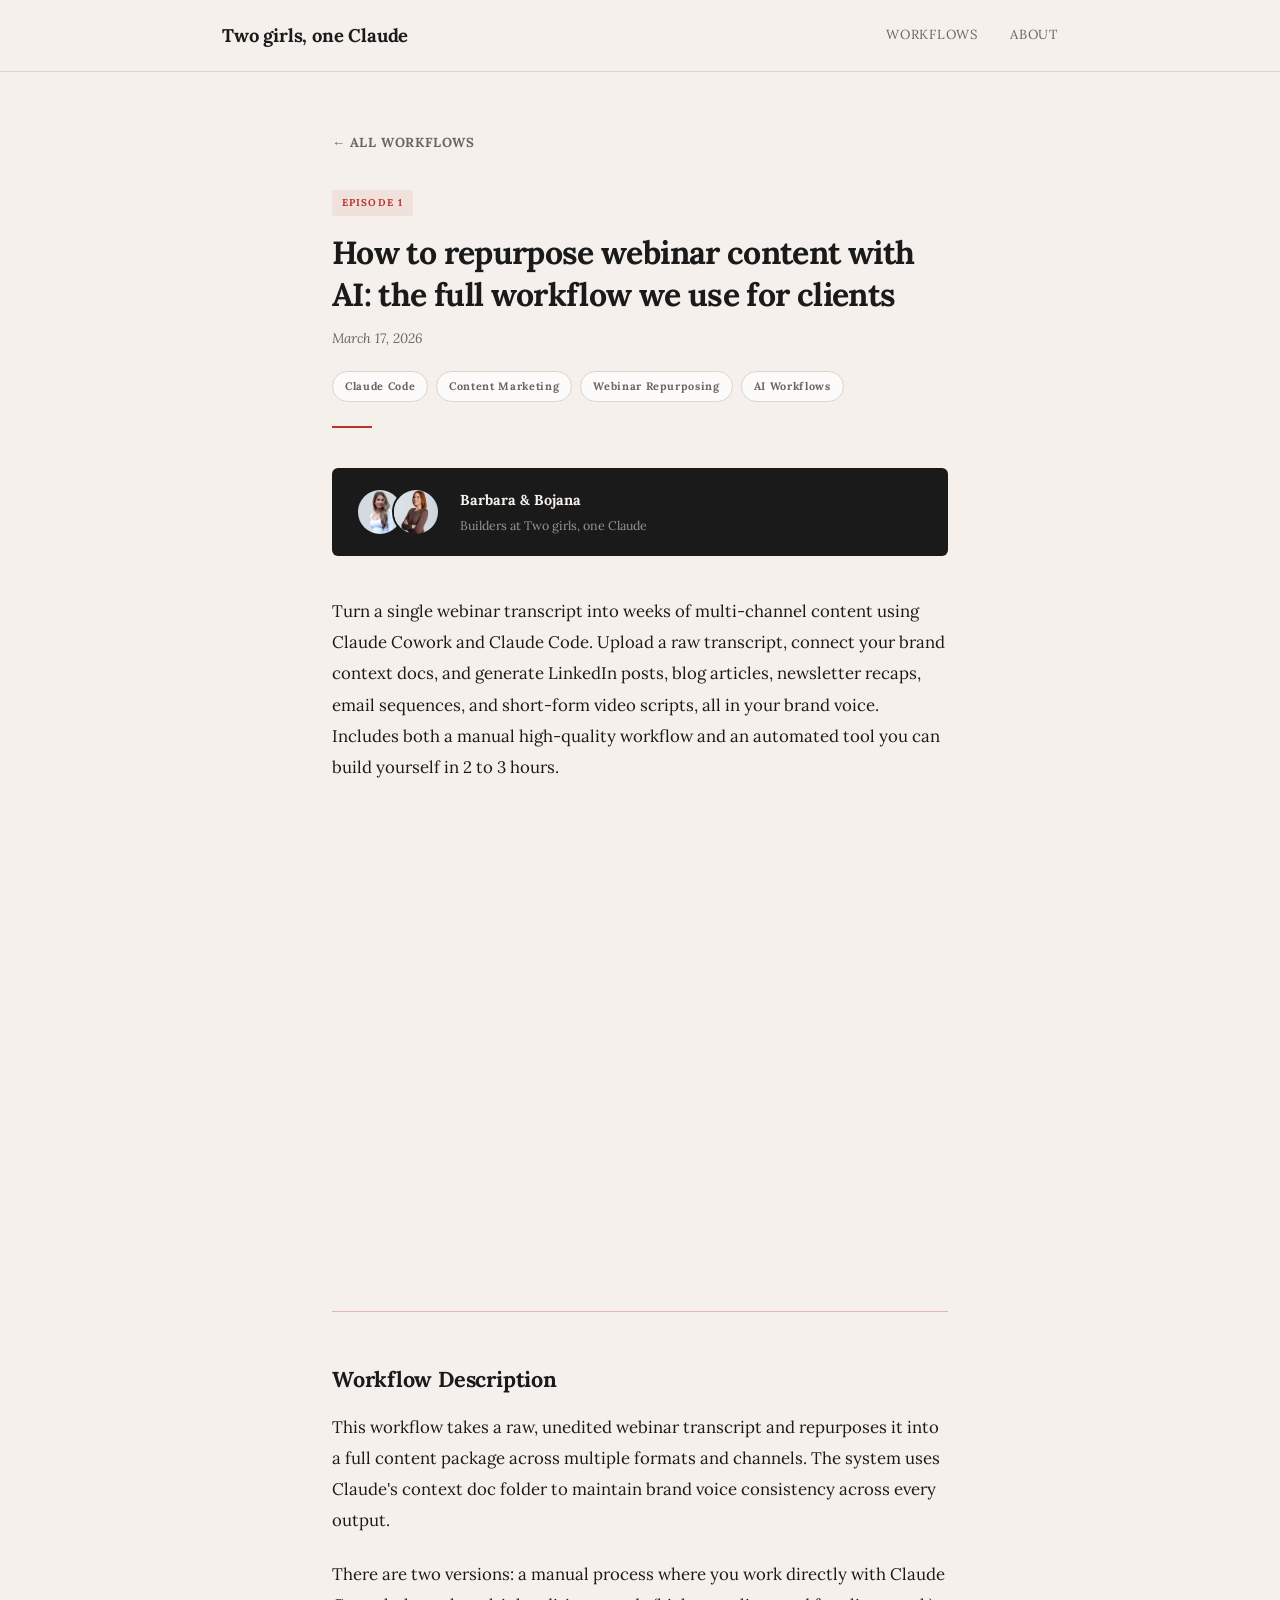
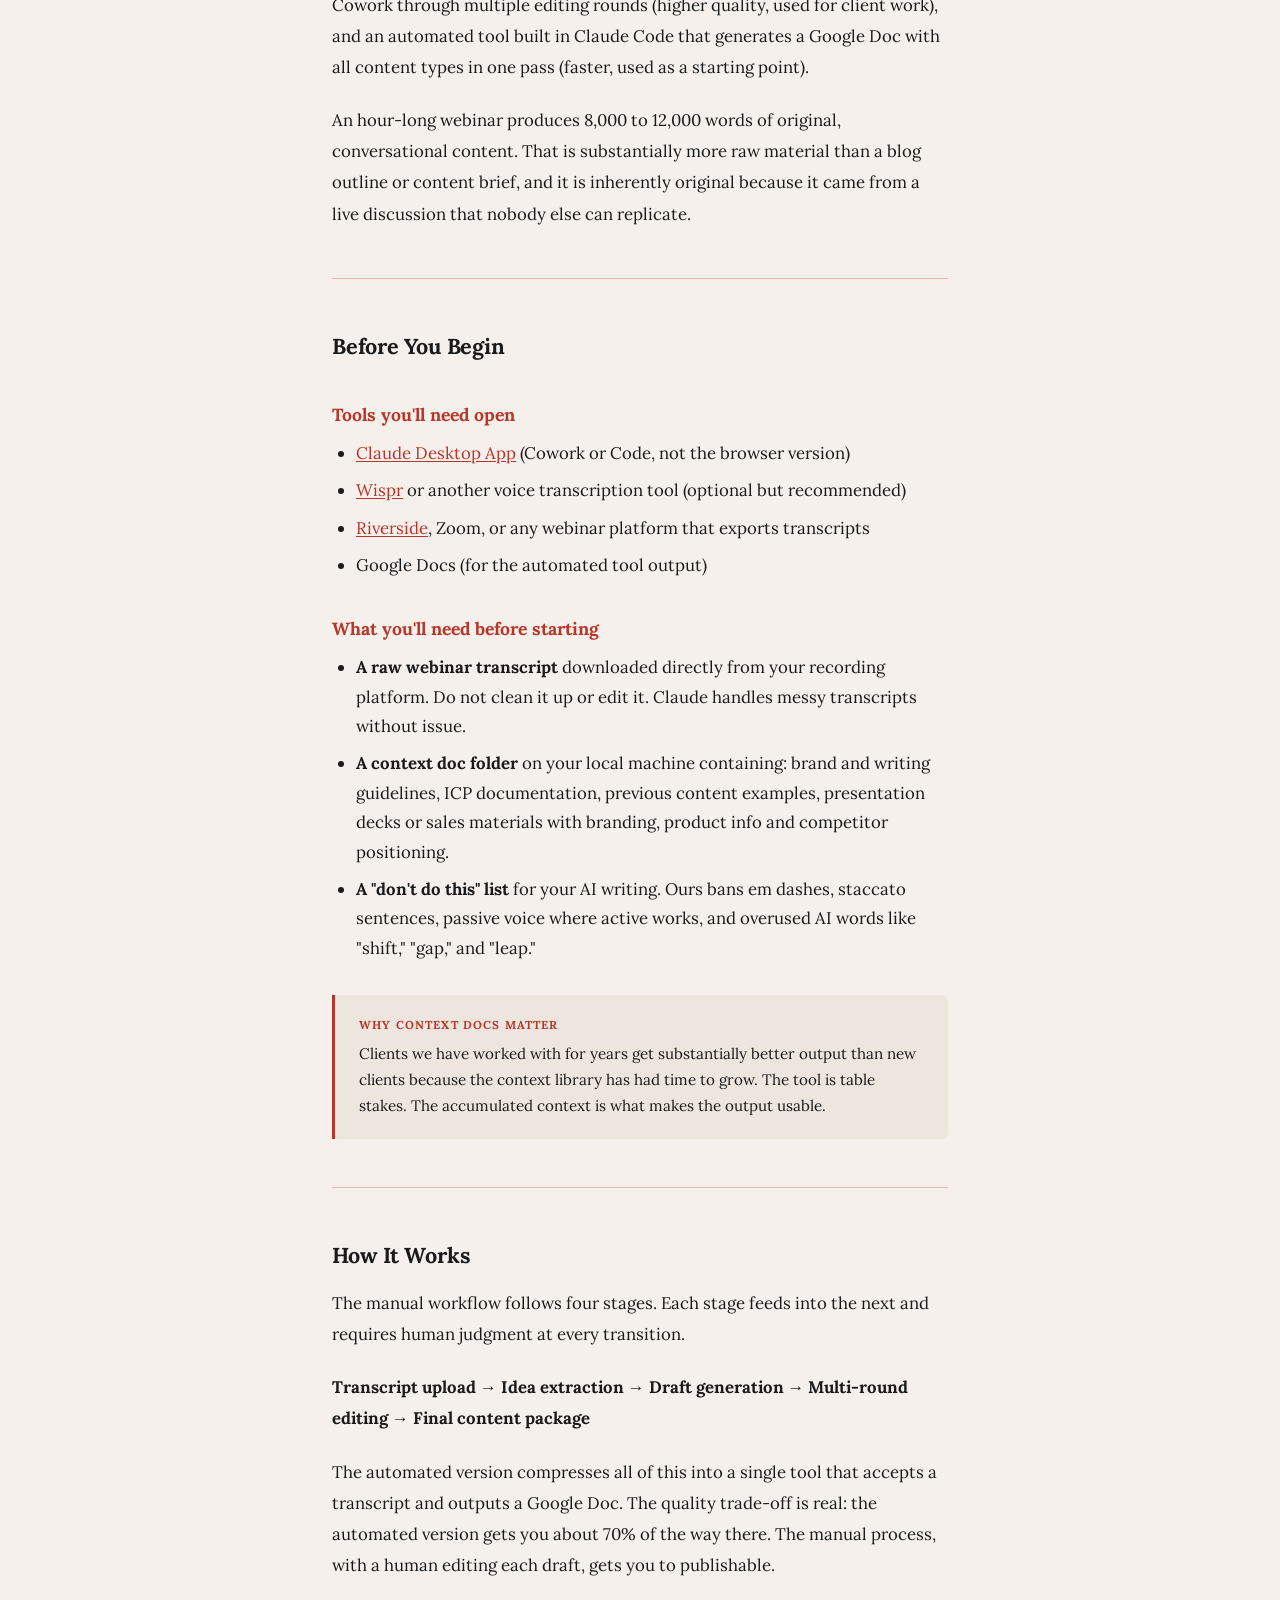
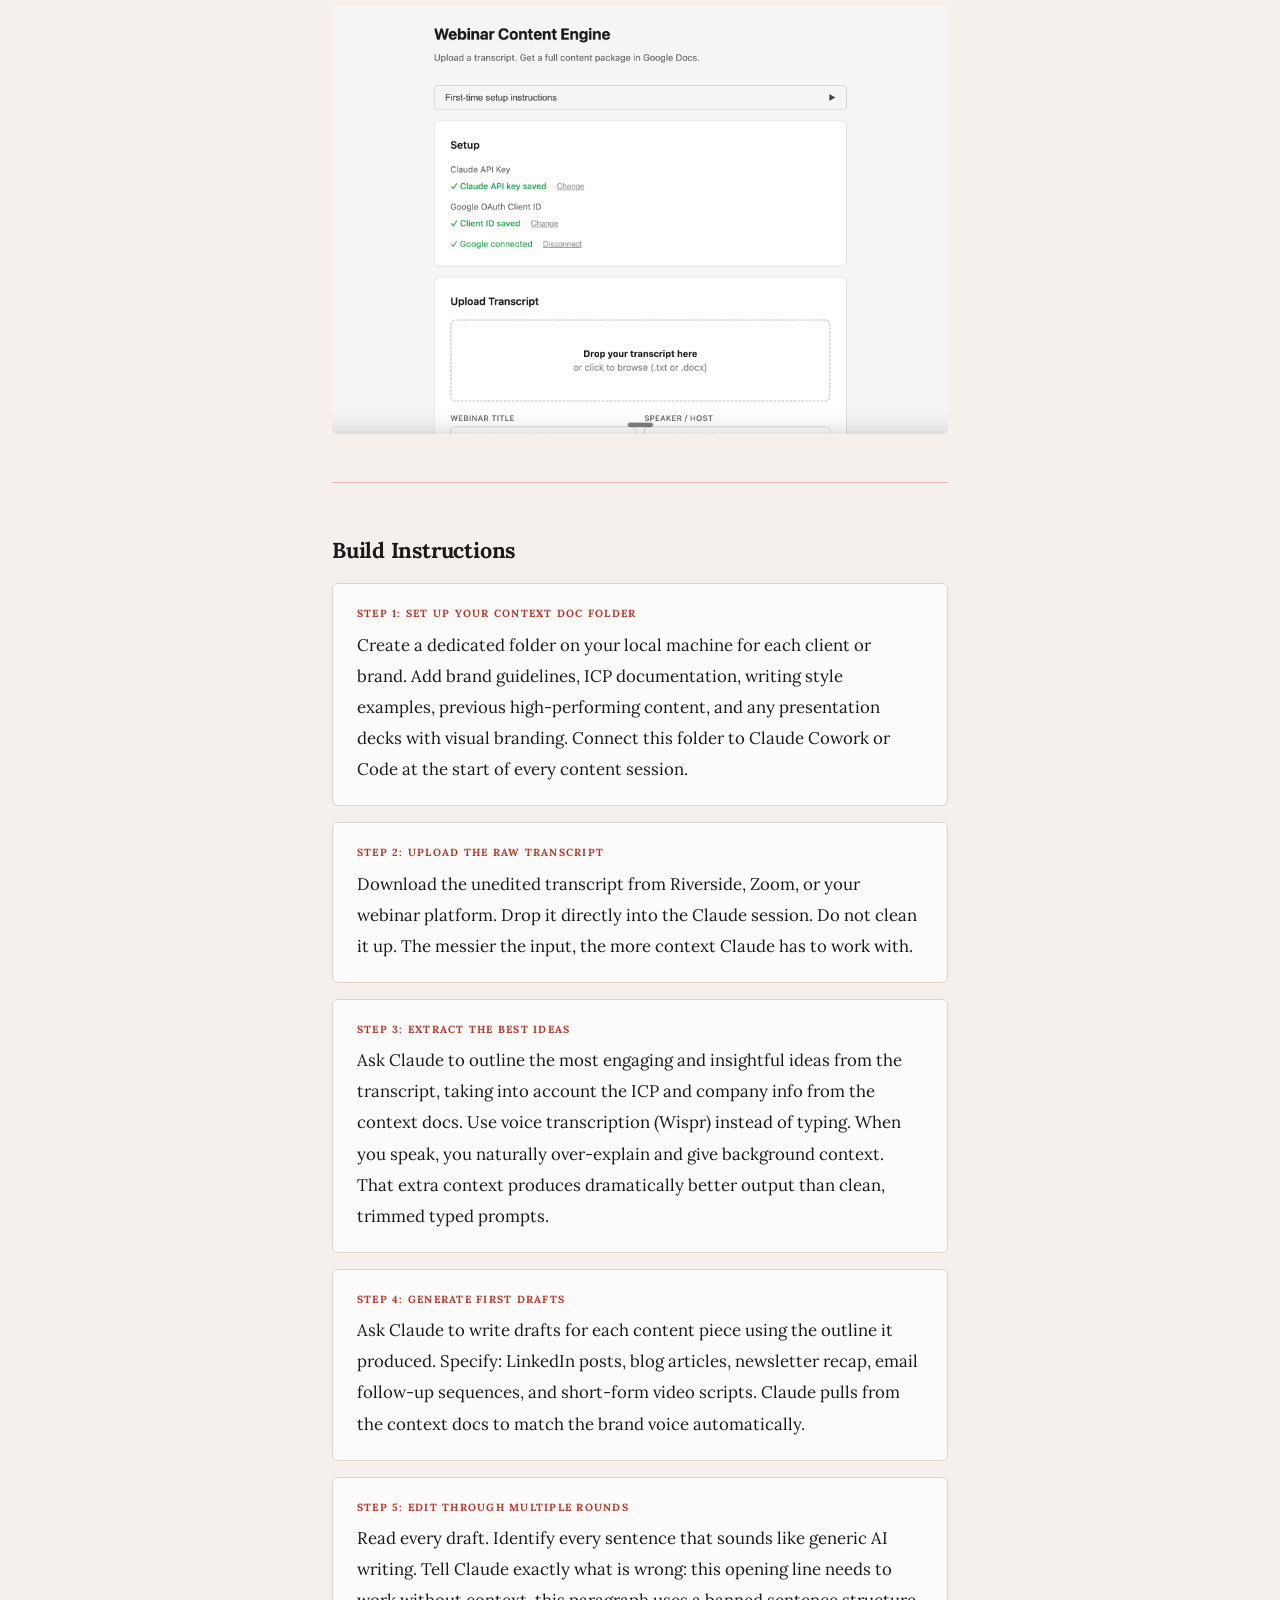
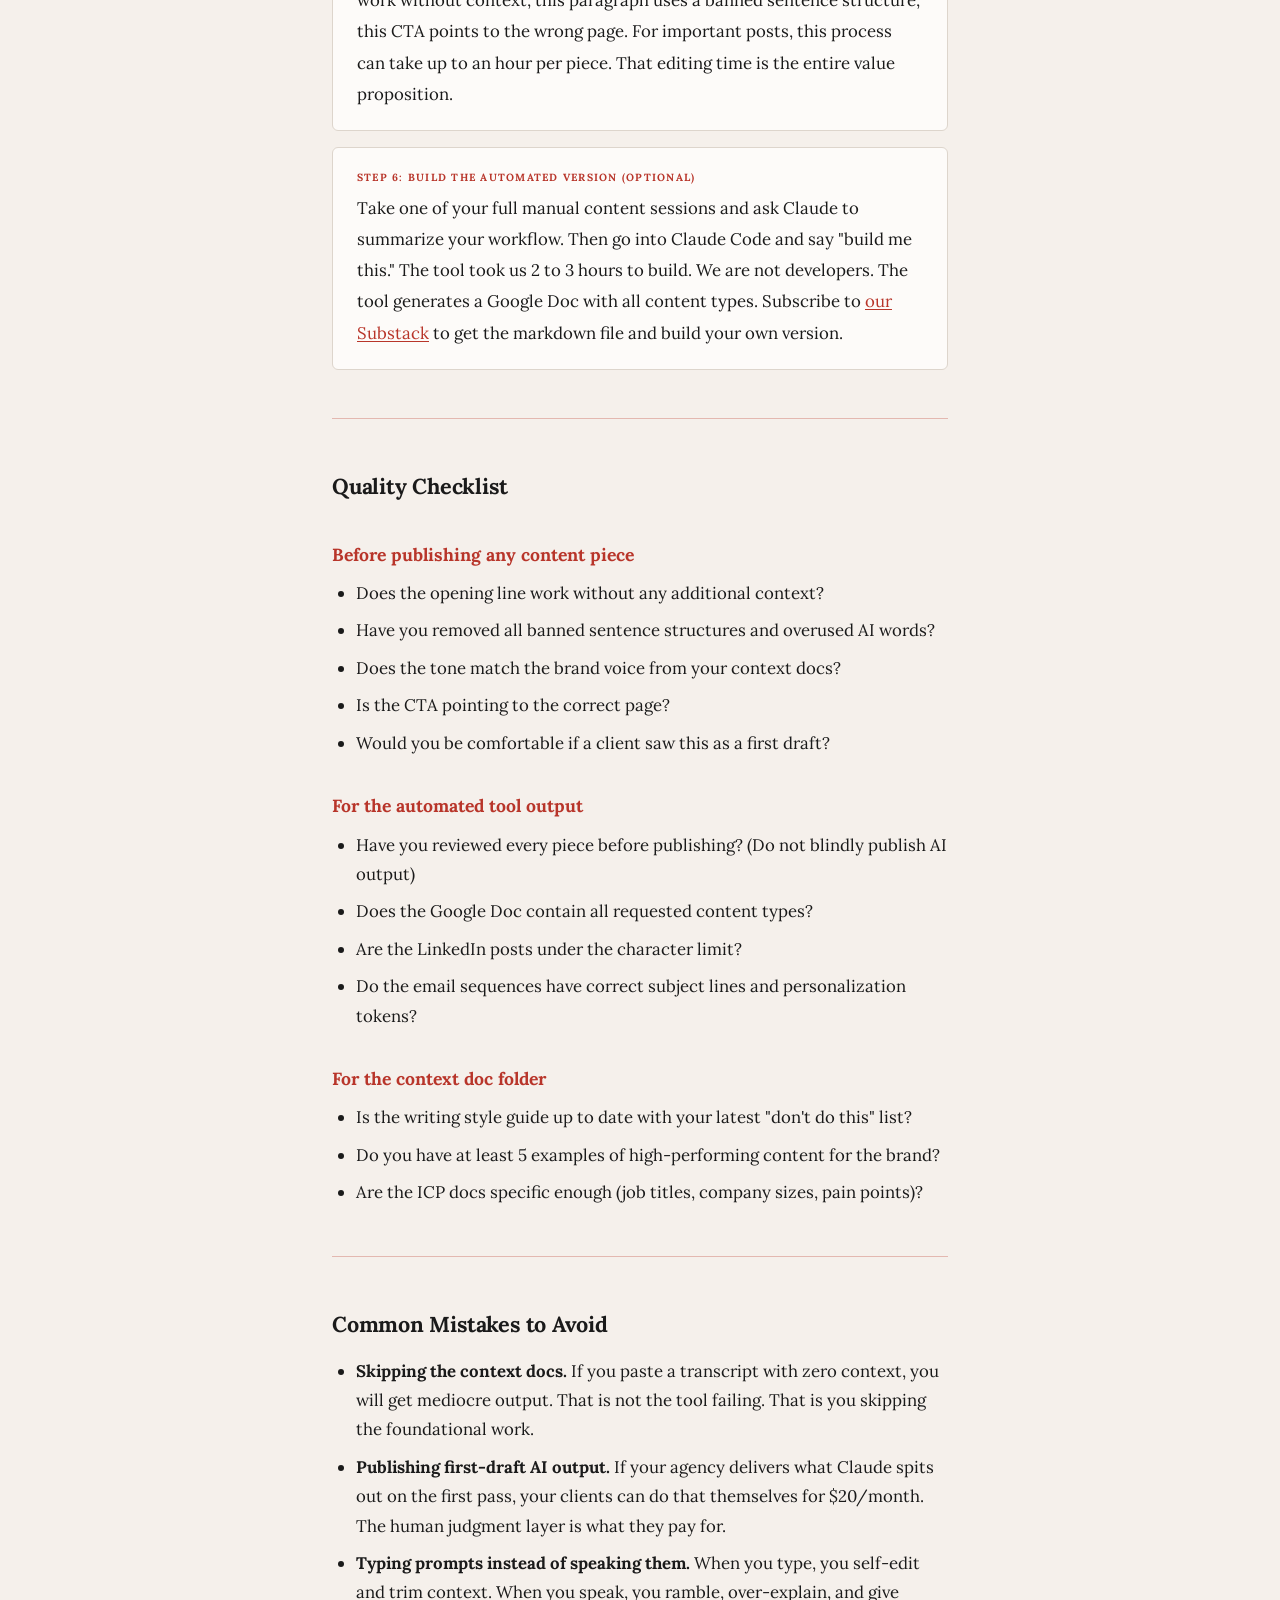
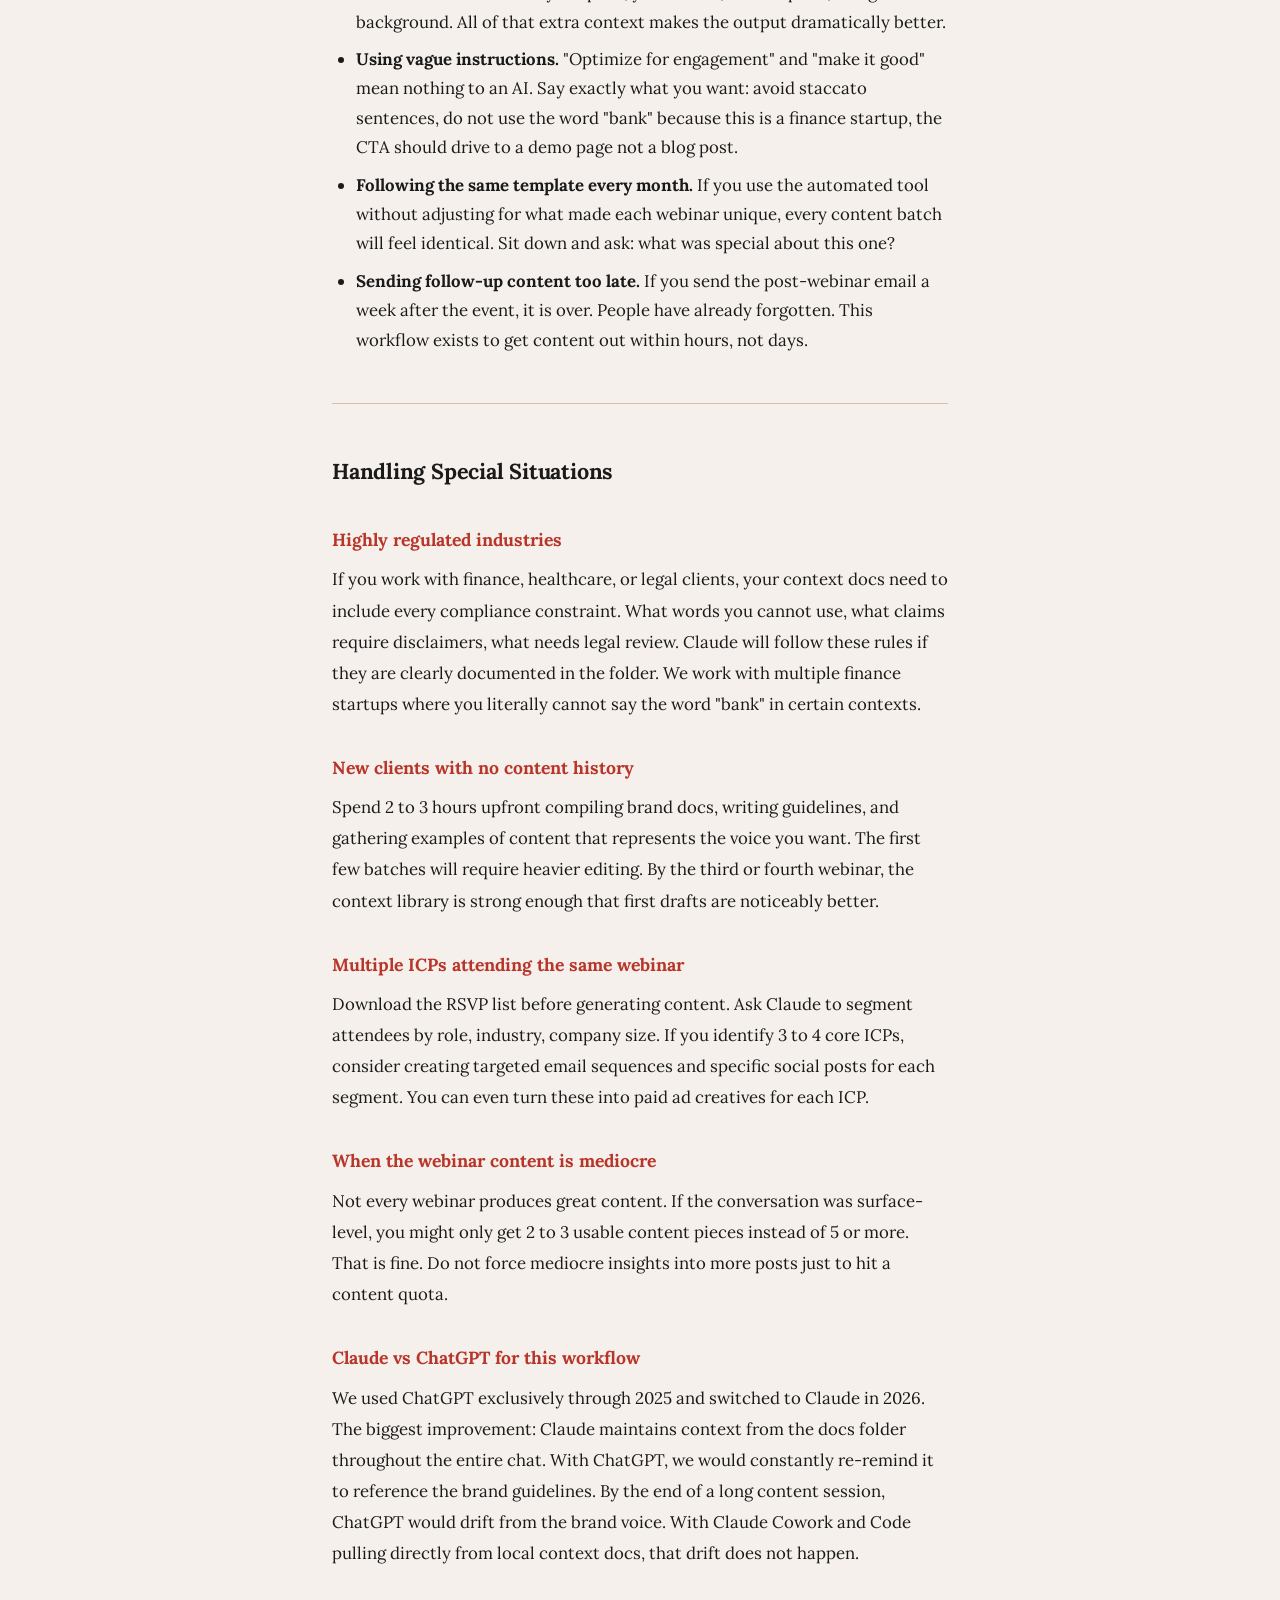
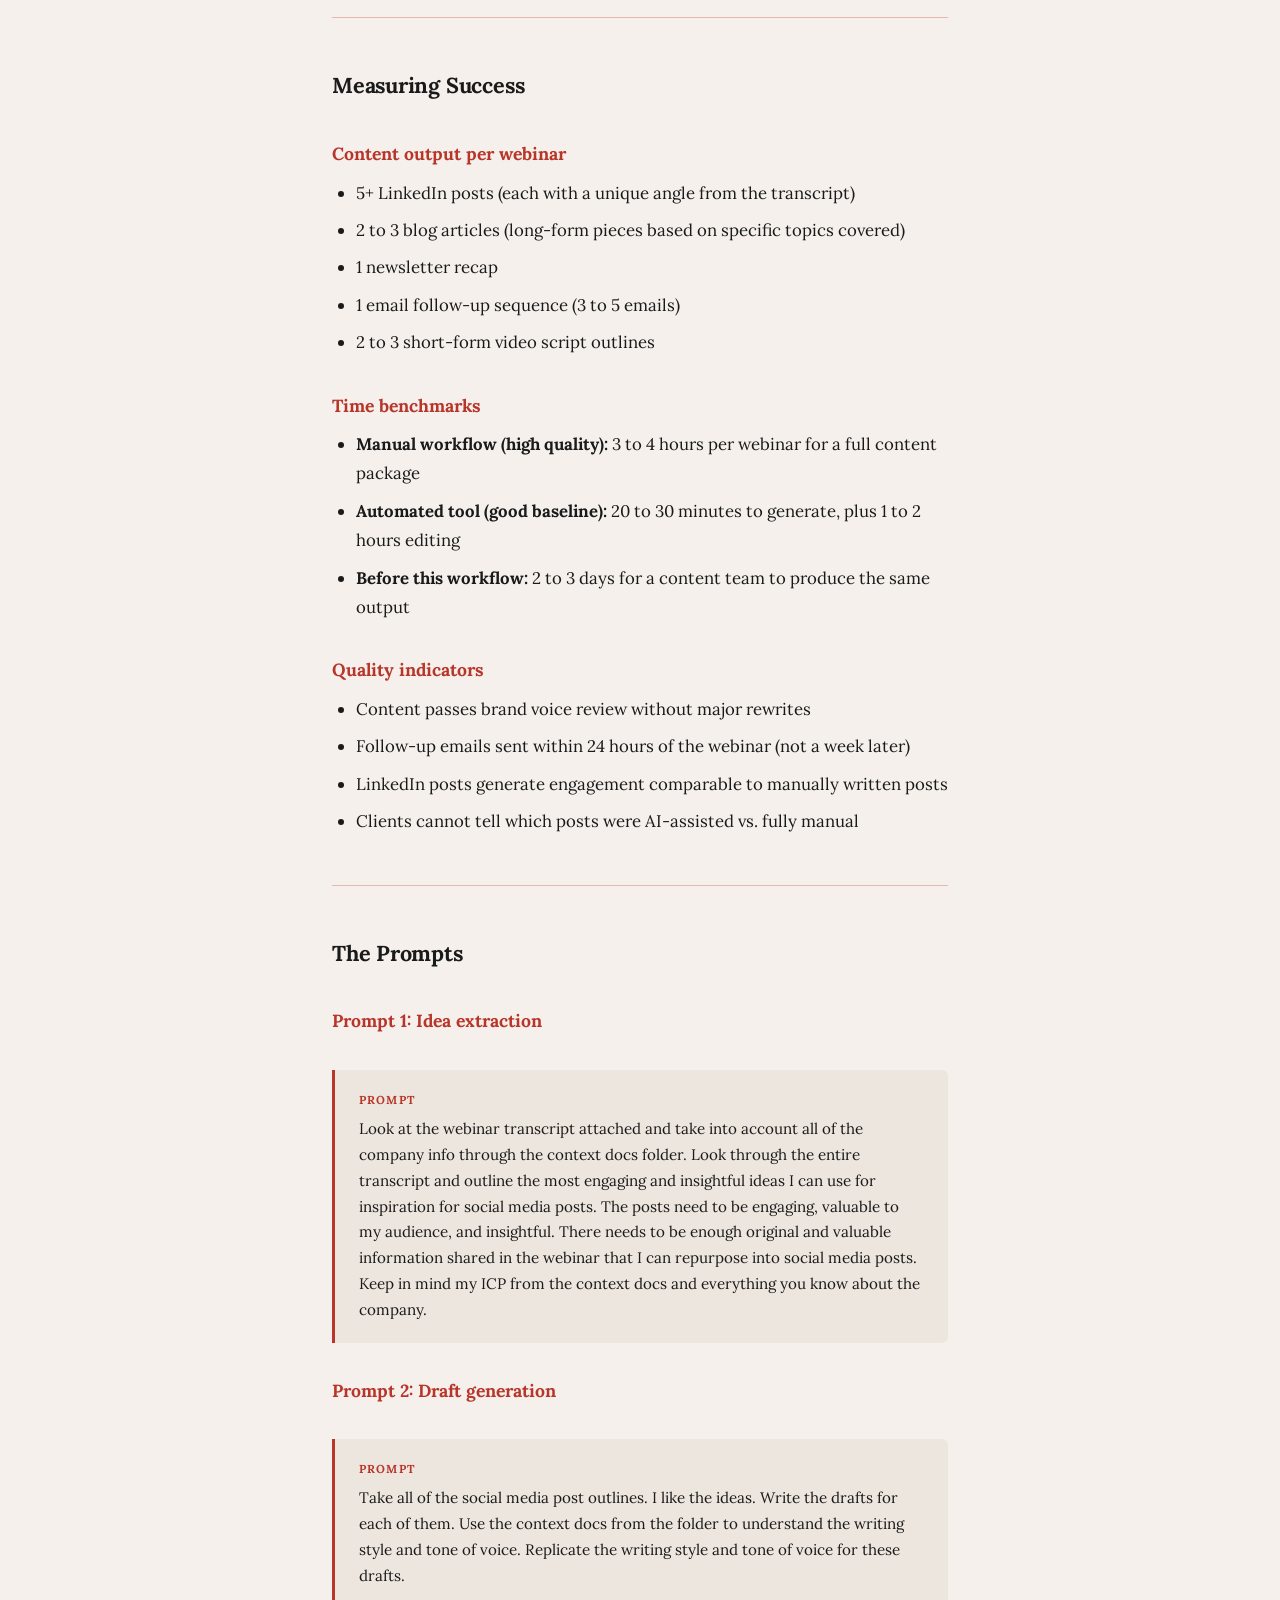
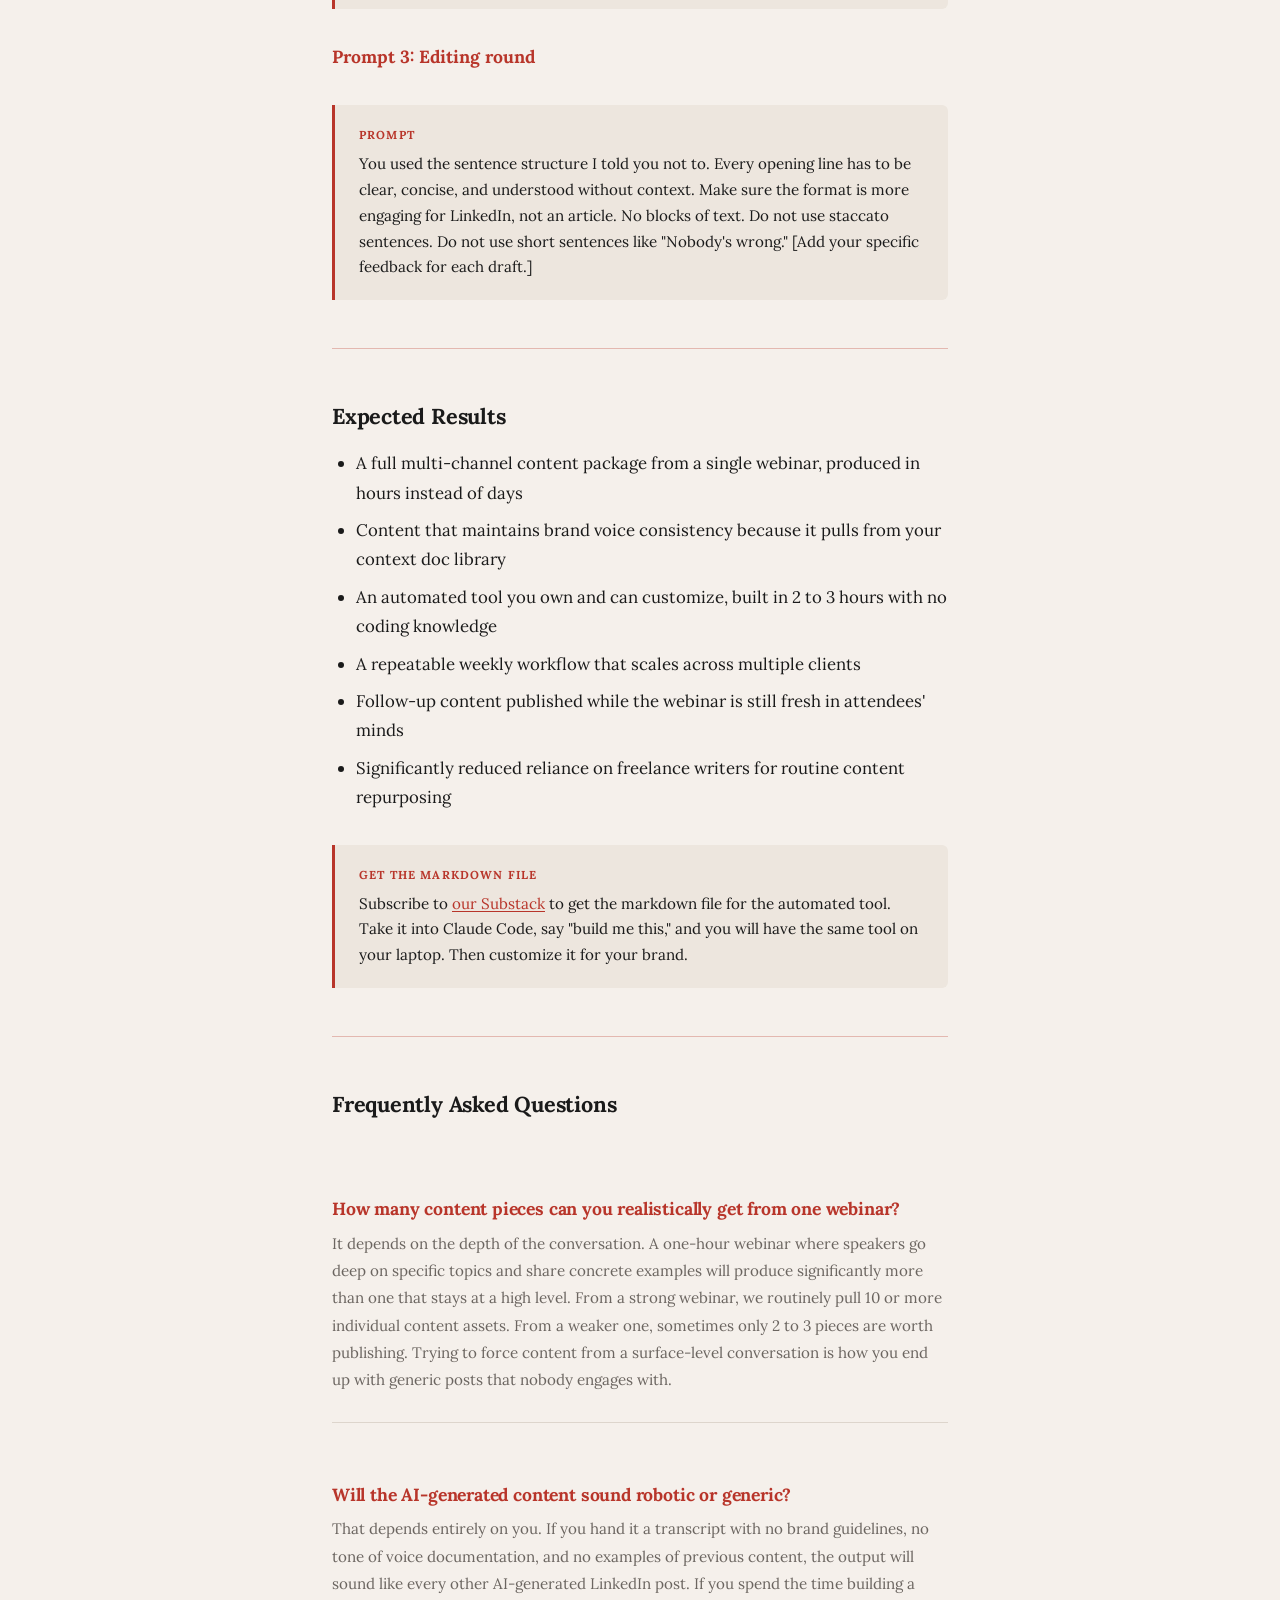
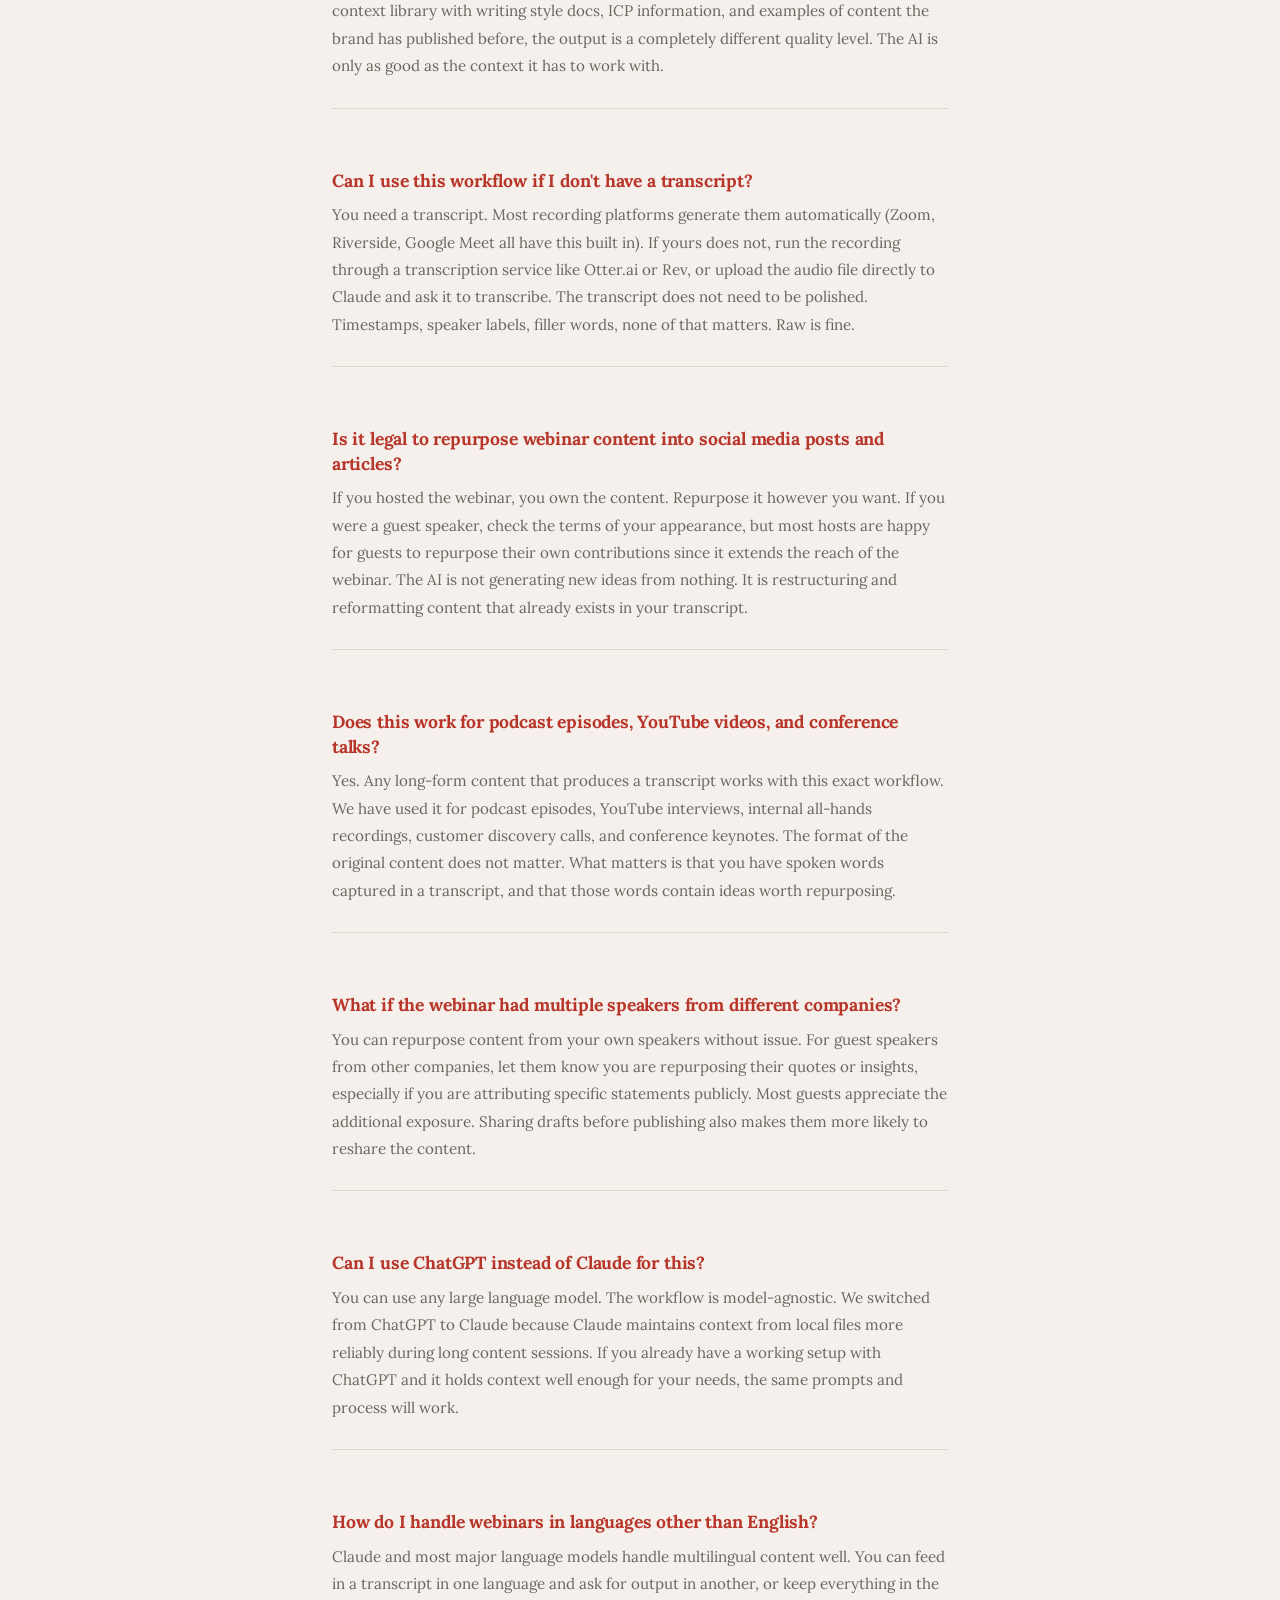
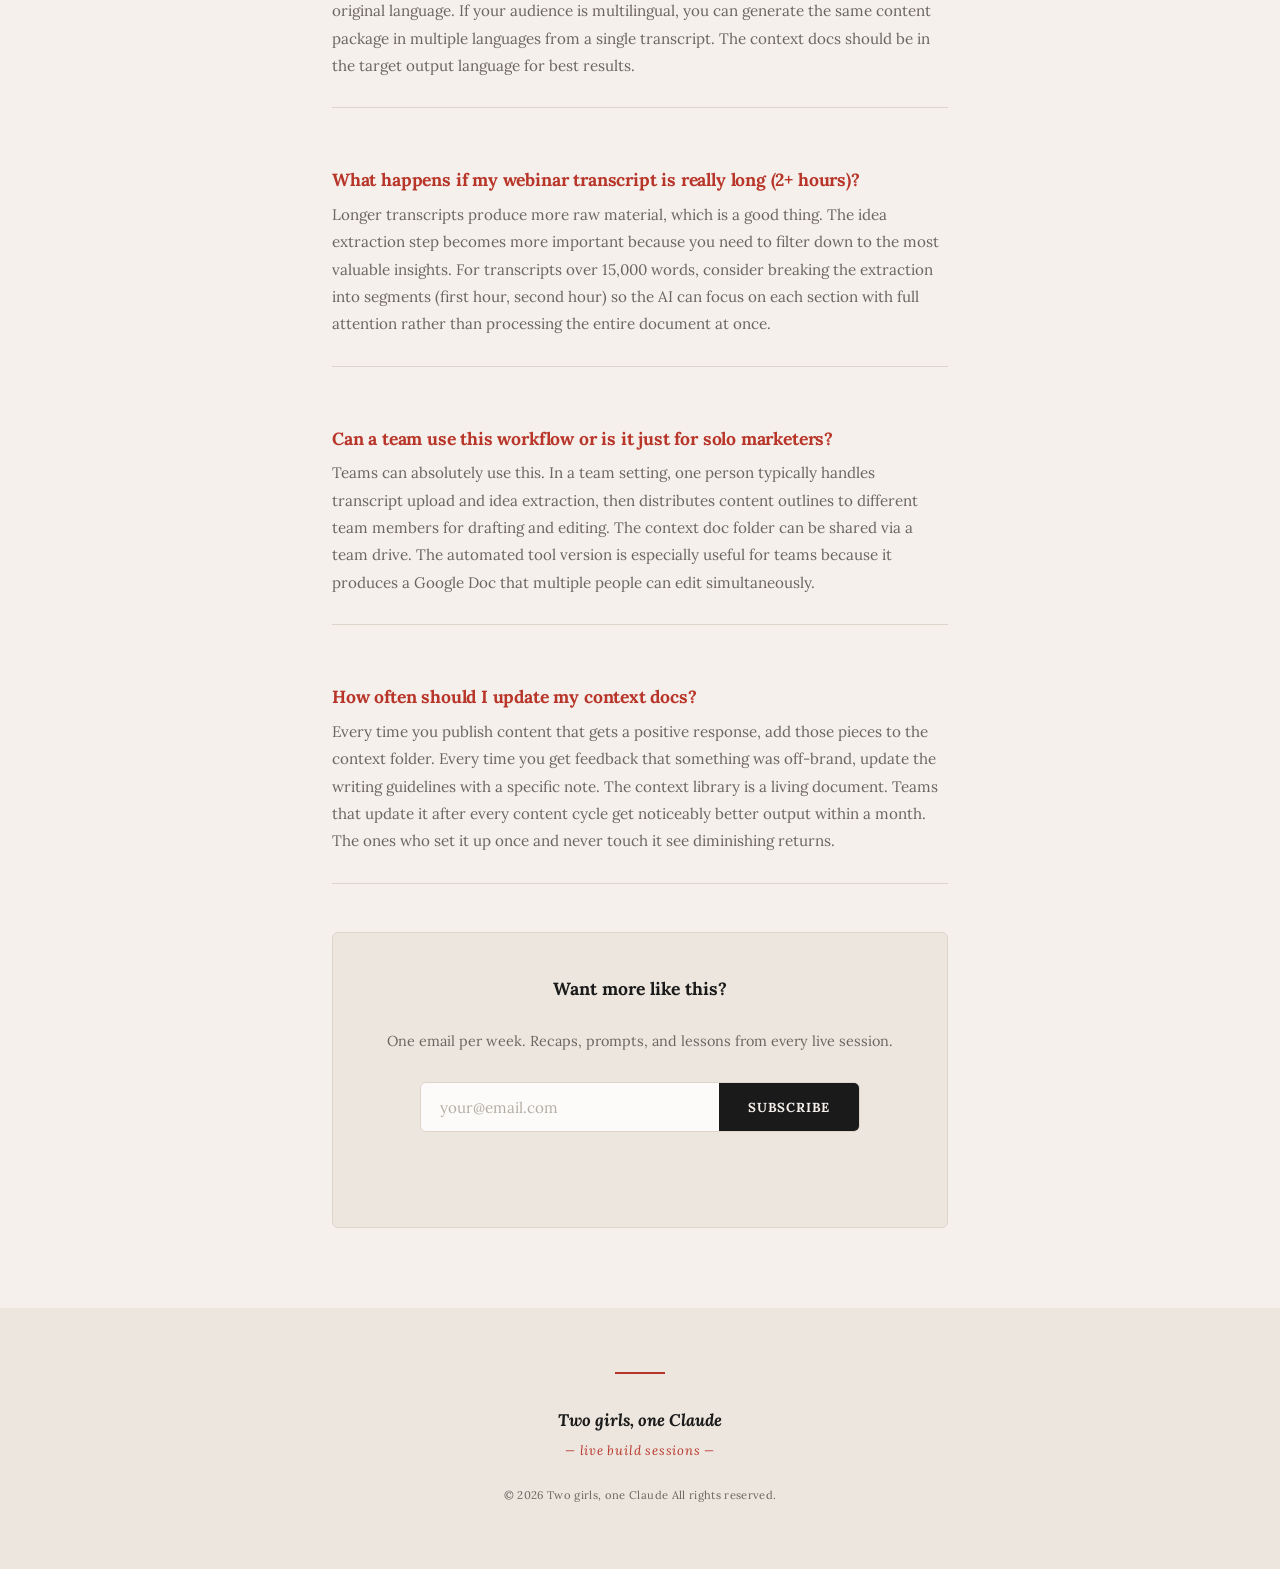
<file: blog/repurpose-webinar-content-ai/index.html>
<!DOCTYPE html>
<html lang="en">
<head>
  <meta charset="UTF-8">
  <meta name="viewport" content="width=device-width, initial-scale=1.0">
  <title>How to Repurpose Webinar Content with AI (Our Full Workflow) | Two girls, one Claude</title>
  <meta name="description" content="A step-by-step breakdown of how we use Claude to turn a single webinar transcript into LinkedIn posts, blog articles, emails, and video scripts. Built live on our first LinkedIn Live.">
  <link rel="preconnect" href="https://fonts.googleapis.com">
  <link rel="preconnect" href="https://fonts.gstatic.com" crossorigin>
  <link href="https://fonts.googleapis.com/css2?family=Lora:ital,wght@0,400;0,700;1,400;1,700&display=swap" rel="stylesheet">
  <link rel="stylesheet" href="../../styles.css?v=2">
  <script type="application/ld+json">
  {
    "@context": "https://schema.org",
    "@type": "FAQPage",
    "mainEntity": [
      {
        "@type": "Question",
        "name": "How many content pieces can you realistically get from one webinar?",
        "acceptedAnswer": {
          "@type": "Answer",
          "text": "From a one-hour webinar with substantive discussion, you can typically produce 5 or more LinkedIn posts, 2 to 3 long-form blog articles, 1 newsletter recap, a 3 to 5 email follow-up sequence, and 2 to 3 short-form video script outlines. Webinars with surface-level conversation will produce less."
        }
      },
      {
        "@type": "Question",
        "name": "Will the AI-generated content sound robotic or generic?",
        "acceptedAnswer": {
          "@type": "Answer",
          "text": "If you skip the context docs and editing rounds, yes. The output quality depends entirely on how much brand context you feed the AI before starting and how many editing rounds you do afterward. With a well-built context library and 2 to 3 rounds of human editing, the output is indistinguishable from manually written content."
        }
      },
      {
        "@type": "Question",
        "name": "Can I repurpose webinar content with AI if I don't have a transcript?",
        "acceptedAnswer": {
          "@type": "Answer",
          "text": "You need a transcript. Most webinar platforms like Zoom and Riverside generate transcripts automatically. If yours does not, you can use transcription services like Otter.ai or Rev to create one from the recording. The transcript does not need to be clean or edited."
        }
      },
      {
        "@type": "Question",
        "name": "Is it legal to repurpose webinar content into blog posts and social media?",
        "acceptedAnswer": {
          "@type": "Answer",
          "text": "If you hosted the webinar, you own the content and can repurpose it however you want. If you were a guest, check the terms of your appearance. The AI is not creating new content from scratch. It is restructuring content you already own."
        }
      },
      {
        "@type": "Question",
        "name": "Does this work for podcast episodes, YouTube videos, and conference talks?",
        "acceptedAnswer": {
          "@type": "Answer",
          "text": "Yes. Any long-form audio or video content with a transcript can be repurposed using the same workflow. The process is identical: get a transcript, connect your context docs, extract ideas, generate drafts, edit."
        }
      },
      {
        "@type": "Question",
        "name": "Can I use ChatGPT instead of Claude for this?",
        "acceptedAnswer": {
          "@type": "Answer",
          "text": "You can use any large language model. The workflow is model-agnostic. We switched from ChatGPT to Claude because Claude maintains context from local files more reliably during long content sessions."
        }
      }
    ]
  }
  </script>
  <style>
    .post {
      max-width: 680px;
      margin: 0 auto;
      padding: 3.5rem 2rem 5rem;
    }

    .post-meta {
      margin-bottom: 2.5rem;
    }

    .post-tag {
      font-size: 0.62rem;
      font-weight: 700;
      letter-spacing: 0.12em;
      text-transform: uppercase;
      color: var(--red);
      background: var(--red-muted);
      padding: 0.3rem 0.6rem;
      border-radius: 3px;
      display: inline-block;
    }

    .post-title {
      font-size: 2rem;
      font-weight: 700;
      line-height: 1.3;
      letter-spacing: -0.02em;
      margin-top: 1rem;
    }

    .post-byline {
      font-size: 0.85rem;
      color: var(--text-secondary);
      font-style: italic;
      margin-top: 0.75rem;
    }

    .post-rule {
      width: 40px;
      height: 2px;
      background: var(--red);
      margin-top: 1.5rem;
    }

    .post-body {
      font-size: 1.05rem;
      line-height: 1.85;
    }

    .post-body p {
      margin-bottom: 1.4rem;
    }

    .post-body h2 {
      font-size: 1.35rem;
      font-weight: 700;
      margin-top: 2.5rem;
      margin-bottom: 0.75rem;
      letter-spacing: -0.01em;
    }

    .post-body h3 {
      font-size: 1.1rem;
      font-weight: 700;
      margin-top: 2rem;
      margin-bottom: 0.5rem;
      color: var(--red);
    }

    .post-body ul {
      margin-bottom: 1.4rem;
      padding-left: 1.5rem;
    }

    .post-body li {
      margin-bottom: 0.5rem;
      line-height: 1.75;
    }

    .post-body strong {
      font-weight: 700;
    }

    .post-body a {
      color: var(--red);
      text-decoration: underline;
      text-underline-offset: 2px;
    }

    .post-body a:hover {
      color: var(--red-light);
    }

    .post-body blockquote {
      border-left: 3px solid var(--red);
      padding-left: 1.25rem;
      margin: 2rem 0;
      font-style: italic;
      color: var(--text-secondary);
    }

    .post-body img {
      width: 100%;
      border-radius: var(--radius);
      margin: 1.5rem 0;
    }

    /* === TOPIC TAGS === */
    .post-topics {
      display: flex;
      flex-wrap: wrap;
      gap: 0.5rem;
      margin-top: 1.25rem;
    }

    .post-topics span {
      font-size: 0.68rem;
      font-weight: 700;
      letter-spacing: 0.06em;
      padding: 0.35rem 0.75rem;
      border-radius: 20px;
      border: 1px solid var(--border);
      color: var(--text-secondary);
      background: var(--white);
    }

    /* === AUTHOR CARD === */
    .author-card {
      display: flex;
      align-items: center;
      gap: 1.25rem;
      background: var(--black);
      border: none;
      border-radius: var(--radius);
      padding: 1.25rem 1.5rem;
      margin: 2rem 0 2.5rem;
    }

    .author-photos {
      display: flex;
      gap: 0;
    }

    .author-photos img {
      width: 48px;
      height: 48px;
      border-radius: 50%;
      object-fit: cover;
      object-position: center top;
      border: 2px solid var(--black);
      margin: 0;
    }

    .author-photos img:last-child {
      margin-left: -12px;
    }

    .author-info {
      flex: 1;
    }

    .author-names {
      font-size: 0.9rem;
      font-weight: 700;
      color: var(--cream);
    }

    .author-names a {
      color: var(--cream);
      text-decoration: none;
    }

    .author-names a:hover {
      color: var(--red-light);
    }

    .author-desc {
      font-size: 0.78rem;
      color: #9B9590;
      margin-top: 0.15rem;
    }

    /* === CALLOUT BOX === */
    .callout {
      background: var(--cream-dark);
      border-left: 3px solid var(--red);
      border-radius: 0 var(--radius) var(--radius) 0;
      padding: 1.25rem 1.5rem;
      margin: 2rem 0;
      font-size: 0.95rem;
      line-height: 1.7;
    }

    .callout strong {
      display: block;
      font-size: 0.72rem;
      font-weight: 700;
      letter-spacing: 0.1em;
      text-transform: uppercase;
      color: var(--red);
      margin-bottom: 0.4rem;
    }

    /* === SECTION DIVIDER === */
    .section-divider {
      width: 100%;
      height: 1px;
      background: var(--red);
      margin: 3rem 0;
      opacity: 0.3;
    }

    /* === STEP BLOCKS === */
    .step {
      background: var(--white);
      border: 1px solid var(--border);
      border-radius: var(--radius);
      padding: 1.25rem 1.5rem;
      margin-bottom: 1rem;
    }

    .step-label {
      font-size: 0.65rem;
      font-weight: 700;
      letter-spacing: 0.12em;
      text-transform: uppercase;
      color: var(--red);
      margin-bottom: 0.4rem;
    }

    .step p {
      margin-bottom: 0;
    }

    /* === STYLED LIST === */
    .post-body ul.styled-list {
      list-style: none;
      padding-left: 0;
      border-left: 2px solid var(--border);
      padding-left: 1.25rem;
    }

    .post-body ul.styled-list li {
      margin-bottom: 0.85rem;
      padding-left: 0;
    }

    /* === FAQ === */
    .faq-item {
      border-bottom: 1px solid var(--border);
      padding: 1.75rem 0;
    }

    .faq-item:first-child {
      padding-top: 0;
    }

    .faq-item:last-child {
      border-bottom: none;
    }

    .faq-question {
      font-size: 1.1rem;
      font-weight: 700;
      line-height: 1.4;
      margin-bottom: 0.5rem;
      margin-top: 0;
      letter-spacing: -0.01em;
    }

    .faq-answer {
      font-size: 0.95rem;
      color: var(--text-secondary);
      line-height: 1.8;
    }

    .faq-answer p {
      margin-bottom: 0;
    }

    @media (max-width: 768px) {
      .author-card {
        flex-direction: column;
        text-align: center;
        gap: 0.75rem;
      }
    }

    .post-cta {
      background: var(--cream-dark);
      border: 1px solid var(--border);
      border-radius: var(--radius);
      padding: 2.5rem;
      text-align: center;
      margin-top: 3rem;
    }

    .post-cta-title {
      font-size: 1.1rem;
      font-weight: 700;
      margin-bottom: 0.5rem;
    }

    .post-cta-text {
      font-size: 0.9rem;
      color: var(--text-secondary);
      margin-bottom: 1.25rem;
    }

    .post-back {
      display: inline-block;
      font-size: 0.82rem;
      font-weight: 700;
      letter-spacing: 0.06em;
      text-transform: uppercase;
      color: var(--text-secondary);
      margin-bottom: 2rem;
      transition: color 0.2s;
    }

    .post-back:hover {
      color: var(--red);
    }

    .post-back::before {
      content: "\2190\00a0";
    }

    @media (max-width: 768px) {
      .post {
        padding: 2.5rem 1.5rem 4rem;
      }

      .post-title {
        font-size: 1.6rem;
      }
    }
  </style>
</head>
<body>

  <!-- NAV -->
  <nav class="nav">
    <div class="nav-inner">
      <a href="../../index.html" class="nav-logo">Two girls, one Claude</a>
      <div class="nav-links">
        <a href="../../blog/">Workflows</a>
        <a href="../../index.html#about">About</a>
      </div>
    </div>
  </nav>

  <!-- POST -->
  <article class="post">
    <a href="../../blog/" class="post-back">All workflows</a>

    <div class="post-meta">
      <span class="post-tag">Episode 1</span>
      <h1 class="post-title">How to repurpose webinar content with AI: the full workflow we use for clients</h1>
      <p class="post-byline">March 17, 2026</p>
      <div class="post-topics">
        <span>Claude Code</span>
        <span>Content Marketing</span>
        <span>Webinar Repurposing</span>
        <span>AI Workflows</span>
      </div>
      <div class="post-rule"></div>
    </div>

    <!-- AUTHOR CARD -->
    <div class="author-card">
      <div class="author-photos">
        <img src="../../NEW Barbara.jpg" alt="Barbara">
        <img src="../../NEWEST Bojana.png" alt="Bojana">
      </div>
      <div class="author-info">
        <div class="author-names">
          <a href="https://www.linkedin.com/in/barbara-startup-cookie/?skipRedirect=true" target="_blank">Barbara</a> &amp;
          <a href="https://www.linkedin.com/in/bojanavojnovic/" target="_blank">Bojana</a>
        </div>
        <div class="author-desc">Builders at Two girls, one Claude</div>
      </div>
    </div>

    <div class="post-body">

      <p>Turn a single webinar transcript into weeks of multi-channel content using Claude Cowork and Claude Code. Upload a raw transcript, connect your brand context docs, and generate LinkedIn posts, blog articles, newsletter recaps, email sequences, and short-form video scripts, all in your brand voice. Includes both a manual high-quality workflow and an automated tool you can build yourself in 2 to 3 hours.</p>

      <iframe width="100%" height="400" src="https://www.youtube.com/embed/foHFzAREkkk" title="Two girls one Claude - Episode 1" frameborder="0" allow="accelerometer; autoplay; clipboard-write; encrypted-media; gyroscope; picture-in-picture" allowfullscreen style="border-radius: 6px; margin: 1.5rem 0;"></iframe>

      <div class="section-divider"></div>

      <h2>Workflow Description</h2>

      <p>This workflow takes a raw, unedited webinar transcript and repurposes it into a full content package across multiple formats and channels. The system uses Claude's context doc folder to maintain brand voice consistency across every output.</p>

      <p>There are two versions: a manual process where you work directly with Claude Cowork through multiple editing rounds (higher quality, used for client work), and an automated tool built in Claude Code that generates a Google Doc with all content types in one pass (faster, used as a starting point).</p>

      <p>An hour-long webinar produces 8,000 to 12,000 words of original, conversational content. That is substantially more raw material than a blog outline or content brief, and it is inherently original because it came from a live discussion that nobody else can replicate.</p>

      <div class="section-divider"></div>

      <h2>Before You Begin</h2>

      <h3>Tools you'll need open</h3>
      <ul>
        <li><a href="https://claude.ai/download">Claude Desktop App</a> (Cowork or Code, not the browser version)</li>
        <li><a href="https://www.wispr.flow/">Wispr</a> or another voice transcription tool (optional but recommended)</li>
        <li><a href="https://riverside.fm/">Riverside</a>, Zoom, or any webinar platform that exports transcripts</li>
        <li>Google Docs (for the automated tool output)</li>
      </ul>

      <h3>What you'll need before starting</h3>
      <ul>
        <li><strong>A raw webinar transcript</strong> downloaded directly from your recording platform. Do not clean it up or edit it. Claude handles messy transcripts without issue.</li>
        <li><strong>A context doc folder</strong> on your local machine containing: brand and writing guidelines, ICP documentation, previous content examples, presentation decks or sales materials with branding, product info and competitor positioning.</li>
        <li><strong>A "don't do this" list</strong> for your AI writing. Ours bans em dashes, staccato sentences, passive voice where active works, and overused AI words like "shift," "gap," and "leap."</li>
      </ul>

      <div class="callout">
        <strong>Why context docs matter</strong>
        Clients we have worked with for years get substantially better output than new clients because the context library has had time to grow. The tool is table stakes. The accumulated context is what makes the output usable.
      </div>

      <div class="section-divider"></div>

      <h2>How It Works</h2>

      <p>The manual workflow follows four stages. Each stage feeds into the next and requires human judgment at every transition.</p>

      <p><strong>Transcript upload</strong> &rarr; <strong>Idea extraction</strong> &rarr; <strong>Draft generation</strong> &rarr; <strong>Multi-round editing</strong> &rarr; <strong>Final content package</strong></p>

      <p>The automated version compresses all of this into a single tool that accepts a transcript and outputs a Google Doc. The quality trade-off is real: the automated version gets you about 70% of the way there. The manual process, with a human editing each draft, gets you to publishable.</p>

      <img src="tool-screenshot.png" alt="Screenshot of the Webinar Content Engine tool built in Claude Code">

      <div class="section-divider"></div>

      <h2>Build Instructions</h2>

      <div class="step">
        <div class="step-label">Step 1: Set up your context doc folder</div>
        <p>Create a dedicated folder on your local machine for each client or brand. Add brand guidelines, ICP documentation, writing style examples, previous high-performing content, and any presentation decks with visual branding. Connect this folder to Claude Cowork or Code at the start of every content session.</p>
      </div>

      <div class="step">
        <div class="step-label">Step 2: Upload the raw transcript</div>
        <p>Download the unedited transcript from Riverside, Zoom, or your webinar platform. Drop it directly into the Claude session. Do not clean it up. The messier the input, the more context Claude has to work with.</p>
      </div>

      <div class="step">
        <div class="step-label">Step 3: Extract the best ideas</div>
        <p>Ask Claude to outline the most engaging and insightful ideas from the transcript, taking into account the ICP and company info from the context docs. Use voice transcription (Wispr) instead of typing. When you speak, you naturally over-explain and give background context. That extra context produces dramatically better output than clean, trimmed typed prompts.</p>
      </div>

      <div class="step">
        <div class="step-label">Step 4: Generate first drafts</div>
        <p>Ask Claude to write drafts for each content piece using the outline it produced. Specify: LinkedIn posts, blog articles, newsletter recap, email follow-up sequences, and short-form video scripts. Claude pulls from the context docs to match the brand voice automatically.</p>
      </div>

      <div class="step">
        <div class="step-label">Step 5: Edit through multiple rounds</div>
        <p>Read every draft. Identify every sentence that sounds like generic AI writing. Tell Claude exactly what is wrong: this opening line needs to work without context, this paragraph uses a banned sentence structure, this CTA points to the wrong page. For important posts, this process can take up to an hour per piece. That editing time is the entire value proposition.</p>
      </div>

      <div class="step">
        <div class="step-label">Step 6: Build the automated version (optional)</div>
        <p>Take one of your full manual content sessions and ask Claude to summarize your workflow. Then go into Claude Code and say "build me this." The tool took us 2 to 3 hours to build. We are not developers. The tool generates a Google Doc with all content types. Subscribe to <a href="https://twogirlsoneclaude.substack.com">our Substack</a> to get the markdown file and build your own version.</p>
      </div>

      <div class="section-divider"></div>

      <h2>Quality Checklist</h2>

      <h3>Before publishing any content piece</h3>
      <ul>
        <li>Does the opening line work without any additional context?</li>
        <li>Have you removed all banned sentence structures and overused AI words?</li>
        <li>Does the tone match the brand voice from your context docs?</li>
        <li>Is the CTA pointing to the correct page?</li>
        <li>Would you be comfortable if a client saw this as a first draft?</li>
      </ul>

      <h3>For the automated tool output</h3>
      <ul>
        <li>Have you reviewed every piece before publishing? (Do not blindly publish AI output)</li>
        <li>Does the Google Doc contain all requested content types?</li>
        <li>Are the LinkedIn posts under the character limit?</li>
        <li>Do the email sequences have correct subject lines and personalization tokens?</li>
      </ul>

      <h3>For the context doc folder</h3>
      <ul>
        <li>Is the writing style guide up to date with your latest "don't do this" list?</li>
        <li>Do you have at least 5 examples of high-performing content for the brand?</li>
        <li>Are the ICP docs specific enough (job titles, company sizes, pain points)?</li>
      </ul>

      <div class="section-divider"></div>

      <h2>Common Mistakes to Avoid</h2>

      <ul>
        <li><strong>Skipping the context docs.</strong> If you paste a transcript with zero context, you will get mediocre output. That is not the tool failing. That is you skipping the foundational work.</li>
        <li><strong>Publishing first-draft AI output.</strong> If your agency delivers what Claude spits out on the first pass, your clients can do that themselves for $20/month. The human judgment layer is what they pay for.</li>
        <li><strong>Typing prompts instead of speaking them.</strong> When you type, you self-edit and trim context. When you speak, you ramble, over-explain, and give background. All of that extra context makes the output dramatically better.</li>
        <li><strong>Using vague instructions.</strong> "Optimize for engagement" and "make it good" mean nothing to an AI. Say exactly what you want: avoid staccato sentences, do not use the word "bank" because this is a finance startup, the CTA should drive to a demo page not a blog post.</li>
        <li><strong>Following the same template every month.</strong> If you use the automated tool without adjusting for what made each webinar unique, every content batch will feel identical. Sit down and ask: what was special about this one?</li>
        <li><strong>Sending follow-up content too late.</strong> If you send the post-webinar email a week after the event, it is over. People have already forgotten. This workflow exists to get content out within hours, not days.</li>
      </ul>

      <div class="section-divider"></div>

      <h2>Handling Special Situations</h2>

      <h3>Highly regulated industries</h3>
      <p>If you work with finance, healthcare, or legal clients, your context docs need to include every compliance constraint. What words you cannot use, what claims require disclaimers, what needs legal review. Claude will follow these rules if they are clearly documented in the folder. We work with multiple finance startups where you literally cannot say the word "bank" in certain contexts.</p>

      <h3>New clients with no content history</h3>
      <p>Spend 2 to 3 hours upfront compiling brand docs, writing guidelines, and gathering examples of content that represents the voice you want. The first few batches will require heavier editing. By the third or fourth webinar, the context library is strong enough that first drafts are noticeably better.</p>

      <h3>Multiple ICPs attending the same webinar</h3>
      <p>Download the RSVP list before generating content. Ask Claude to segment attendees by role, industry, company size. If you identify 3 to 4 core ICPs, consider creating targeted email sequences and specific social posts for each segment. You can even turn these into paid ad creatives for each ICP.</p>

      <h3>When the webinar content is mediocre</h3>
      <p>Not every webinar produces great content. If the conversation was surface-level, you might only get 2 to 3 usable content pieces instead of 5 or more. That is fine. Do not force mediocre insights into more posts just to hit a content quota.</p>

      <h3>Claude vs ChatGPT for this workflow</h3>
      <p>We used ChatGPT exclusively through 2025 and switched to Claude in 2026. The biggest improvement: Claude maintains context from the docs folder throughout the entire chat. With ChatGPT, we would constantly re-remind it to reference the brand guidelines. By the end of a long content session, ChatGPT would drift from the brand voice. With Claude Cowork and Code pulling directly from local context docs, that drift does not happen.</p>

      <div class="section-divider"></div>

      <h2>Measuring Success</h2>

      <h3>Content output per webinar</h3>
      <ul>
        <li>5+ LinkedIn posts (each with a unique angle from the transcript)</li>
        <li>2 to 3 blog articles (long-form pieces based on specific topics covered)</li>
        <li>1 newsletter recap</li>
        <li>1 email follow-up sequence (3 to 5 emails)</li>
        <li>2 to 3 short-form video script outlines</li>
      </ul>

      <h3>Time benchmarks</h3>
      <ul>
        <li><strong>Manual workflow (high quality):</strong> 3 to 4 hours per webinar for a full content package</li>
        <li><strong>Automated tool (good baseline):</strong> 20 to 30 minutes to generate, plus 1 to 2 hours editing</li>
        <li><strong>Before this workflow:</strong> 2 to 3 days for a content team to produce the same output</li>
      </ul>

      <h3>Quality indicators</h3>
      <ul>
        <li>Content passes brand voice review without major rewrites</li>
        <li>Follow-up emails sent within 24 hours of the webinar (not a week later)</li>
        <li>LinkedIn posts generate engagement comparable to manually written posts</li>
        <li>Clients cannot tell which posts were AI-assisted vs. fully manual</li>
      </ul>

      <div class="section-divider"></div>

      <h2>The Prompts</h2>

      <h3>Prompt 1: Idea extraction</h3>
      <div class="callout">
        <strong>Prompt</strong>
        Look at the webinar transcript attached and take into account all of the company info through the context docs folder. Look through the entire transcript and outline the most engaging and insightful ideas I can use for inspiration for social media posts. The posts need to be engaging, valuable to my audience, and insightful. There needs to be enough original and valuable information shared in the webinar that I can repurpose into social media posts. Keep in mind my ICP from the context docs and everything you know about the company.
      </div>

      <h3>Prompt 2: Draft generation</h3>
      <div class="callout">
        <strong>Prompt</strong>
        Take all of the social media post outlines. I like the ideas. Write the drafts for each of them. Use the context docs from the folder to understand the writing style and tone of voice. Replicate the writing style and tone of voice for these drafts.
      </div>

      <h3>Prompt 3: Editing round</h3>
      <div class="callout">
        <strong>Prompt</strong>
        You used the sentence structure I told you not to. Every opening line has to be clear, concise, and understood without context. Make sure the format is more engaging for LinkedIn, not an article. No blocks of text. Do not use staccato sentences. Do not use short sentences like "Nobody's wrong." [Add your specific feedback for each draft.]
      </div>

      <div class="section-divider"></div>

      <h2>Expected Results</h2>

      <ul>
        <li>A full multi-channel content package from a single webinar, produced in hours instead of days</li>
        <li>Content that maintains brand voice consistency because it pulls from your context doc library</li>
        <li>An automated tool you own and can customize, built in 2 to 3 hours with no coding knowledge</li>
        <li>A repeatable weekly workflow that scales across multiple clients</li>
        <li>Follow-up content published while the webinar is still fresh in attendees' minds</li>
        <li>Significantly reduced reliance on freelance writers for routine content repurposing</li>
      </ul>

      <div class="callout">
        <strong>Get the markdown file</strong>
        Subscribe to <a href="https://twogirlsoneclaude.substack.com">our Substack</a> to get the markdown file for the automated tool. Take it into Claude Code, say "build me this," and you will have the same tool on your laptop. Then customize it for your brand.
      </div>

      <div class="section-divider"></div>

      <h2>Frequently Asked Questions</h2>

      <div class="faq-item">
        <h3 class="faq-question">How many content pieces can you realistically get from one webinar?</h3>
        <div class="faq-answer">
          <p>It depends on the depth of the conversation. A one-hour webinar where speakers go deep on specific topics and share concrete examples will produce significantly more than one that stays at a high level. From a strong webinar, we routinely pull 10 or more individual content assets. From a weaker one, sometimes only 2 to 3 pieces are worth publishing. Trying to force content from a surface-level conversation is how you end up with generic posts that nobody engages with.</p>
        </div>
      </div>

      <div class="faq-item">
        <h3 class="faq-question">Will the AI-generated content sound robotic or generic?</h3>
        <div class="faq-answer">
          <p>That depends entirely on you. If you hand it a transcript with no brand guidelines, no tone of voice documentation, and no examples of previous content, the output will sound like every other AI-generated LinkedIn post. If you spend the time building a context library with writing style docs, ICP information, and examples of content the brand has published before, the output is a completely different quality level. The AI is only as good as the context it has to work with.</p>
        </div>
      </div>

      <div class="faq-item">
        <h3 class="faq-question">Can I use this workflow if I don't have a transcript?</h3>
        <div class="faq-answer">
          <p>You need a transcript. Most recording platforms generate them automatically (Zoom, Riverside, Google Meet all have this built in). If yours does not, run the recording through a transcription service like Otter.ai or Rev, or upload the audio file directly to Claude and ask it to transcribe. The transcript does not need to be polished. Timestamps, speaker labels, filler words, none of that matters. Raw is fine.</p>
        </div>
      </div>

      <div class="faq-item">
        <h3 class="faq-question">Is it legal to repurpose webinar content into social media posts and articles?</h3>
        <div class="faq-answer">
          <p>If you hosted the webinar, you own the content. Repurpose it however you want. If you were a guest speaker, check the terms of your appearance, but most hosts are happy for guests to repurpose their own contributions since it extends the reach of the webinar. The AI is not generating new ideas from nothing. It is restructuring and reformatting content that already exists in your transcript.</p>
        </div>
      </div>

      <div class="faq-item">
        <h3 class="faq-question">Does this work for podcast episodes, YouTube videos, and conference talks?</h3>
        <div class="faq-answer">
          <p>Yes. Any long-form content that produces a transcript works with this exact workflow. We have used it for podcast episodes, YouTube interviews, internal all-hands recordings, customer discovery calls, and conference keynotes. The format of the original content does not matter. What matters is that you have spoken words captured in a transcript, and that those words contain ideas worth repurposing.</p>
        </div>
      </div>

      <div class="faq-item">
        <h3 class="faq-question">What if the webinar had multiple speakers from different companies?</h3>
        <div class="faq-answer">
          <p>You can repurpose content from your own speakers without issue. For guest speakers from other companies, let them know you are repurposing their quotes or insights, especially if you are attributing specific statements publicly. Most guests appreciate the additional exposure. Sharing drafts before publishing also makes them more likely to reshare the content.</p>
        </div>
      </div>

      <div class="faq-item">
        <h3 class="faq-question">Can I use ChatGPT instead of Claude for this?</h3>
        <div class="faq-answer">
          <p>You can use any large language model. The workflow is model-agnostic. We switched from ChatGPT to Claude because Claude maintains context from local files more reliably during long content sessions. If you already have a working setup with ChatGPT and it holds context well enough for your needs, the same prompts and process will work.</p>
        </div>
      </div>

      <div class="faq-item">
        <h3 class="faq-question">How do I handle webinars in languages other than English?</h3>
        <div class="faq-answer">
          <p>Claude and most major language models handle multilingual content well. You can feed in a transcript in one language and ask for output in another, or keep everything in the original language. If your audience is multilingual, you can generate the same content package in multiple languages from a single transcript. The context docs should be in the target output language for best results.</p>
        </div>
      </div>

      <div class="faq-item">
        <h3 class="faq-question">What happens if my webinar transcript is really long (2+ hours)?</h3>
        <div class="faq-answer">
          <p>Longer transcripts produce more raw material, which is a good thing. The idea extraction step becomes more important because you need to filter down to the most valuable insights. For transcripts over 15,000 words, consider breaking the extraction into segments (first hour, second hour) so the AI can focus on each section with full attention rather than processing the entire document at once.</p>
        </div>
      </div>

      <div class="faq-item">
        <h3 class="faq-question">Can a team use this workflow or is it just for solo marketers?</h3>
        <div class="faq-answer">
          <p>Teams can absolutely use this. In a team setting, one person typically handles transcript upload and idea extraction, then distributes content outlines to different team members for drafting and editing. The context doc folder can be shared via a team drive. The automated tool version is especially useful for teams because it produces a Google Doc that multiple people can edit simultaneously.</p>
        </div>
      </div>

      <div class="faq-item">
        <h3 class="faq-question">How often should I update my context docs?</h3>
        <div class="faq-answer">
          <p>Every time you publish content that gets a positive response, add those pieces to the context folder. Every time you get feedback that something was off-brand, update the writing guidelines with a specific note. The context library is a living document. Teams that update it after every content cycle get noticeably better output within a month. The ones who set it up once and never touch it see diminishing returns.</p>
        </div>
      </div>

      <!-- CTA -->
      <div class="post-cta">
        <p class="post-cta-title">Want more like this?</p>
        <p class="post-cta-text">One email per week. Recaps, prompts, and lessons from every live session.</p>
        <form class="hero-form" onsubmit="handleSubscribe(event)">
          <div class="form-row">
            <input type="email" placeholder="your@email.com" required class="hero-input" />
            <button type="submit" class="hero-button">Subscribe</button>
          </div>
          <p class="form-success" id="formSuccess">You're in. Check your inbox.</p>
        </form>
      </div>
    </div>
  </article>

  <!-- FOOTER -->
  <footer class="footer">
    <div class="footer-inner">
      <div class="footer-rule"></div>
      <p class="footer-logo">Two girls, one Claude</p>
      <p class="footer-sub">— live build sessions —</p>
      <p class="footer-copy">&copy; 2026 Two girls, one Claude All rights reserved.</p>
    </div>
  </footer>

  <script>
    async function handleSubscribe(e) {
      e.preventDefault();
      const form = e.target;
      const email = form.querySelector('input').value;
      const button = form.querySelector('button');
      const success = document.getElementById('formSuccess');

      button.disabled = true;
      button.textContent = '...';

      try {
        const res = await fetch('https://twogirlsoneclaude.substack.com/api/v1/free', {
          method: 'POST',
          headers: { 'Content-Type': 'application/json' },
          body: JSON.stringify({
            email: email,
            first_url: 'https://twogirlsoneclaude.substack.com/',
            source: 'embed'
          })
        });

        if (res.ok) {
          success.textContent = "You're in. Check your inbox.";
          success.classList.add('visible');
          form.querySelector('input').value = '';
        } else {
          success.textContent = 'Something went wrong. Try again.';
          success.classList.add('visible');
        }
      } catch (err) {
        window.open('https://twogirlsoneclaude.substack.com/subscribe?simple=true&email=' + encodeURIComponent(email), '_blank');
        success.textContent = 'Finishing signup in a new tab.';
        success.classList.add('visible');
        form.querySelector('input').value = '';
      }

      button.disabled = false;
      button.textContent = 'Subscribe';
      setTimeout(() => success.classList.remove('visible'), 5000);
    }
  </script>

</body>
</html>
</file>
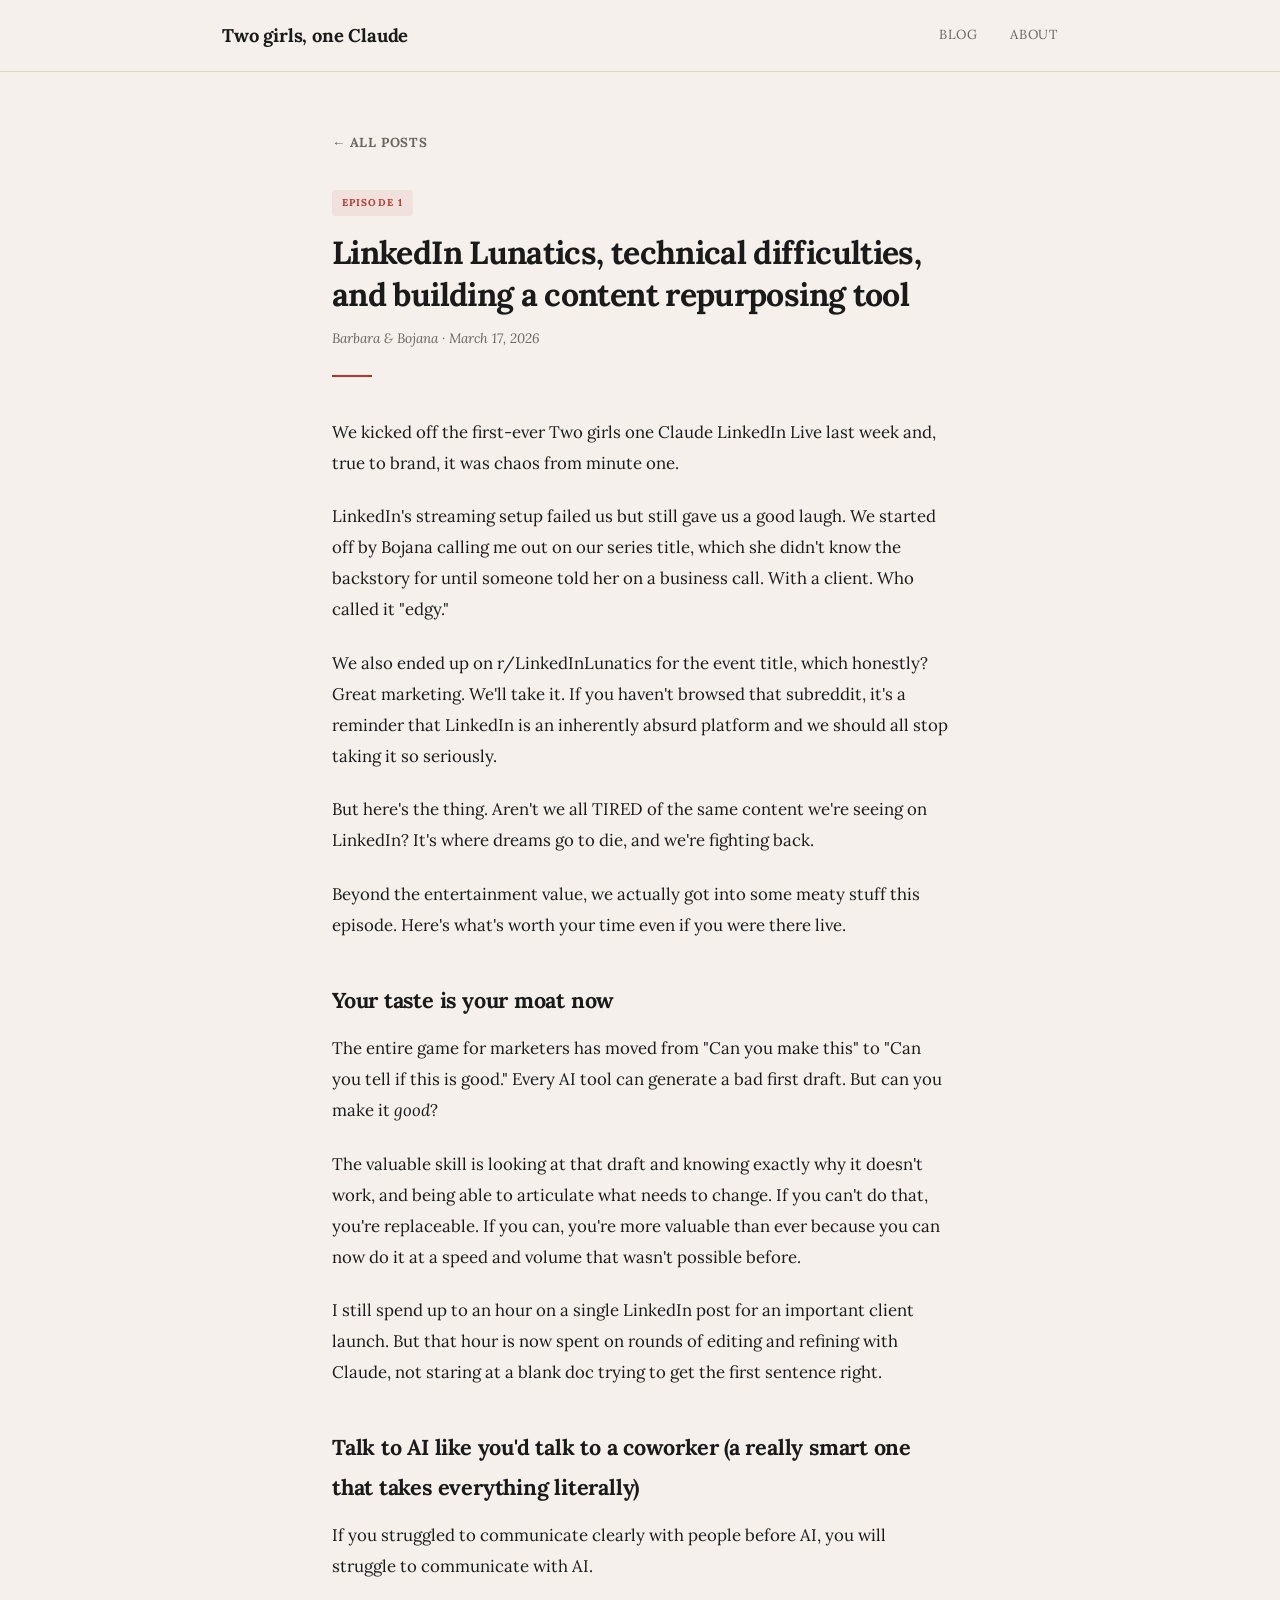
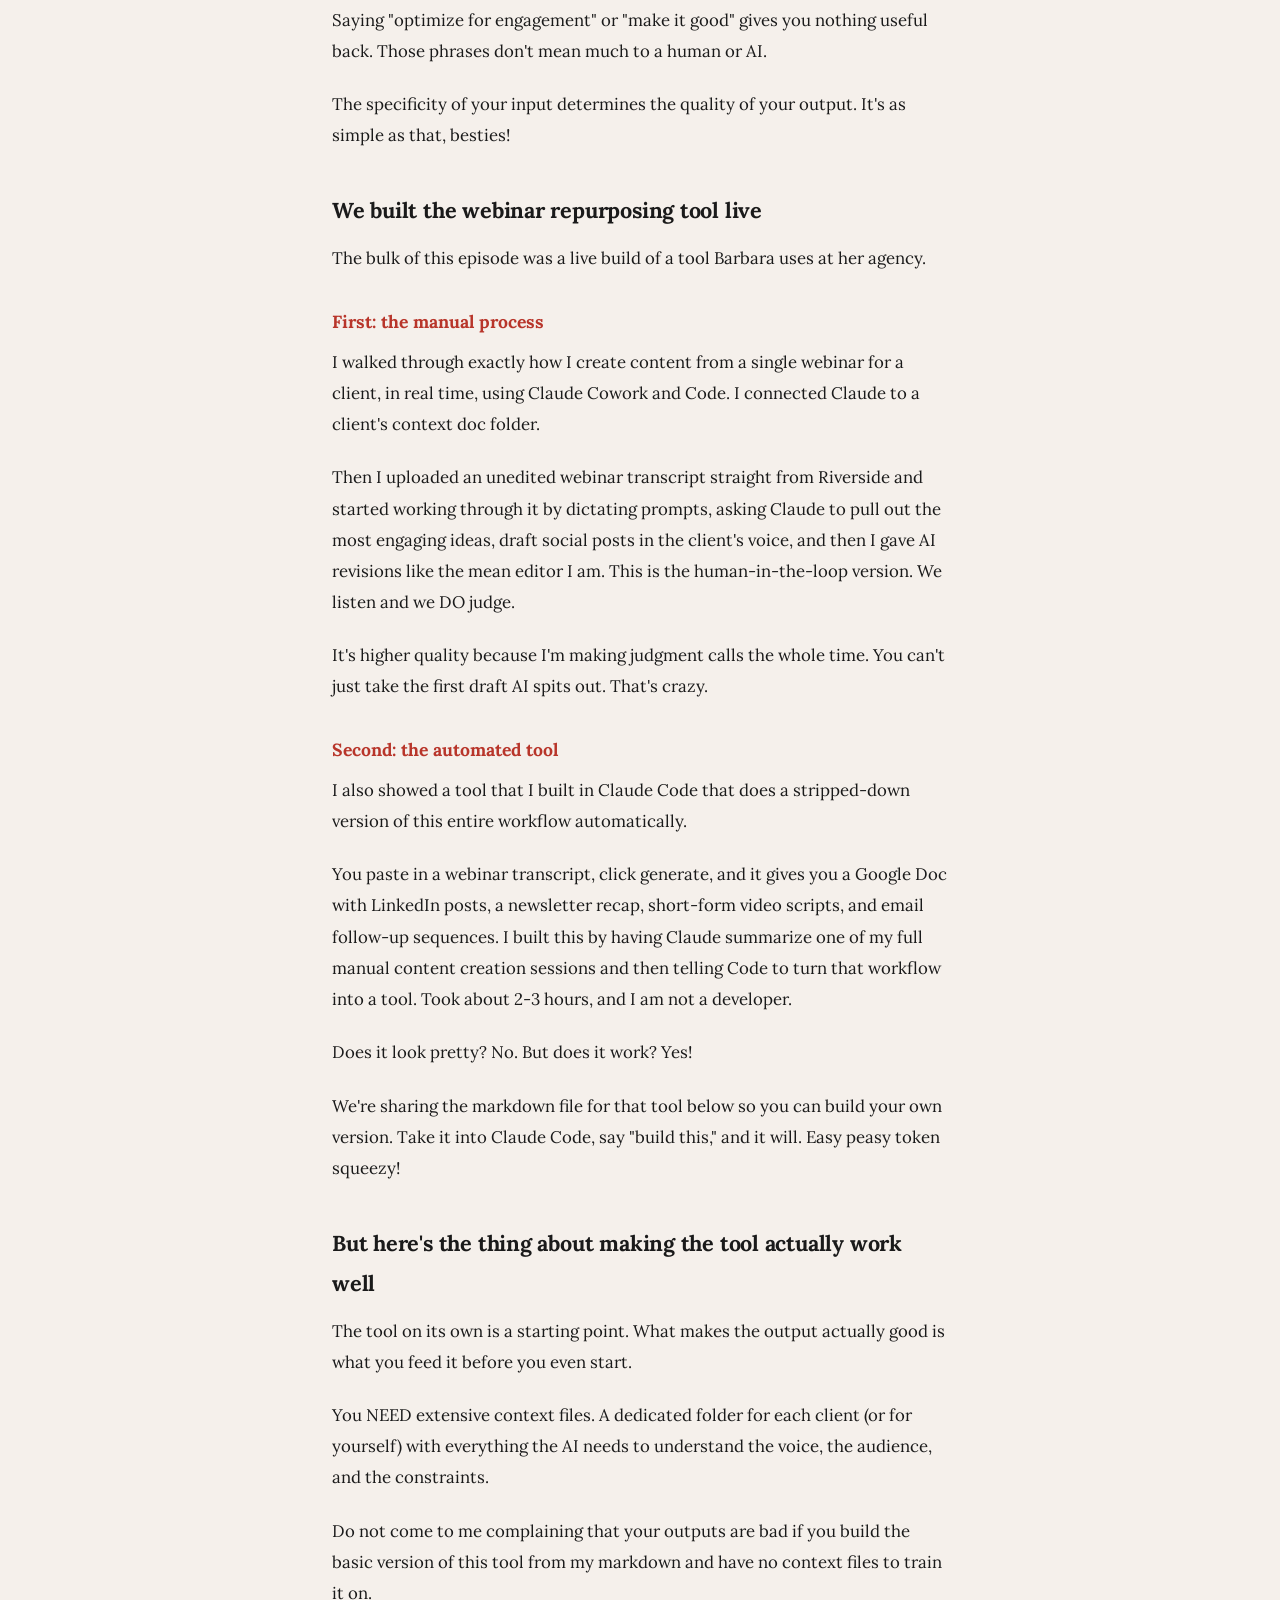
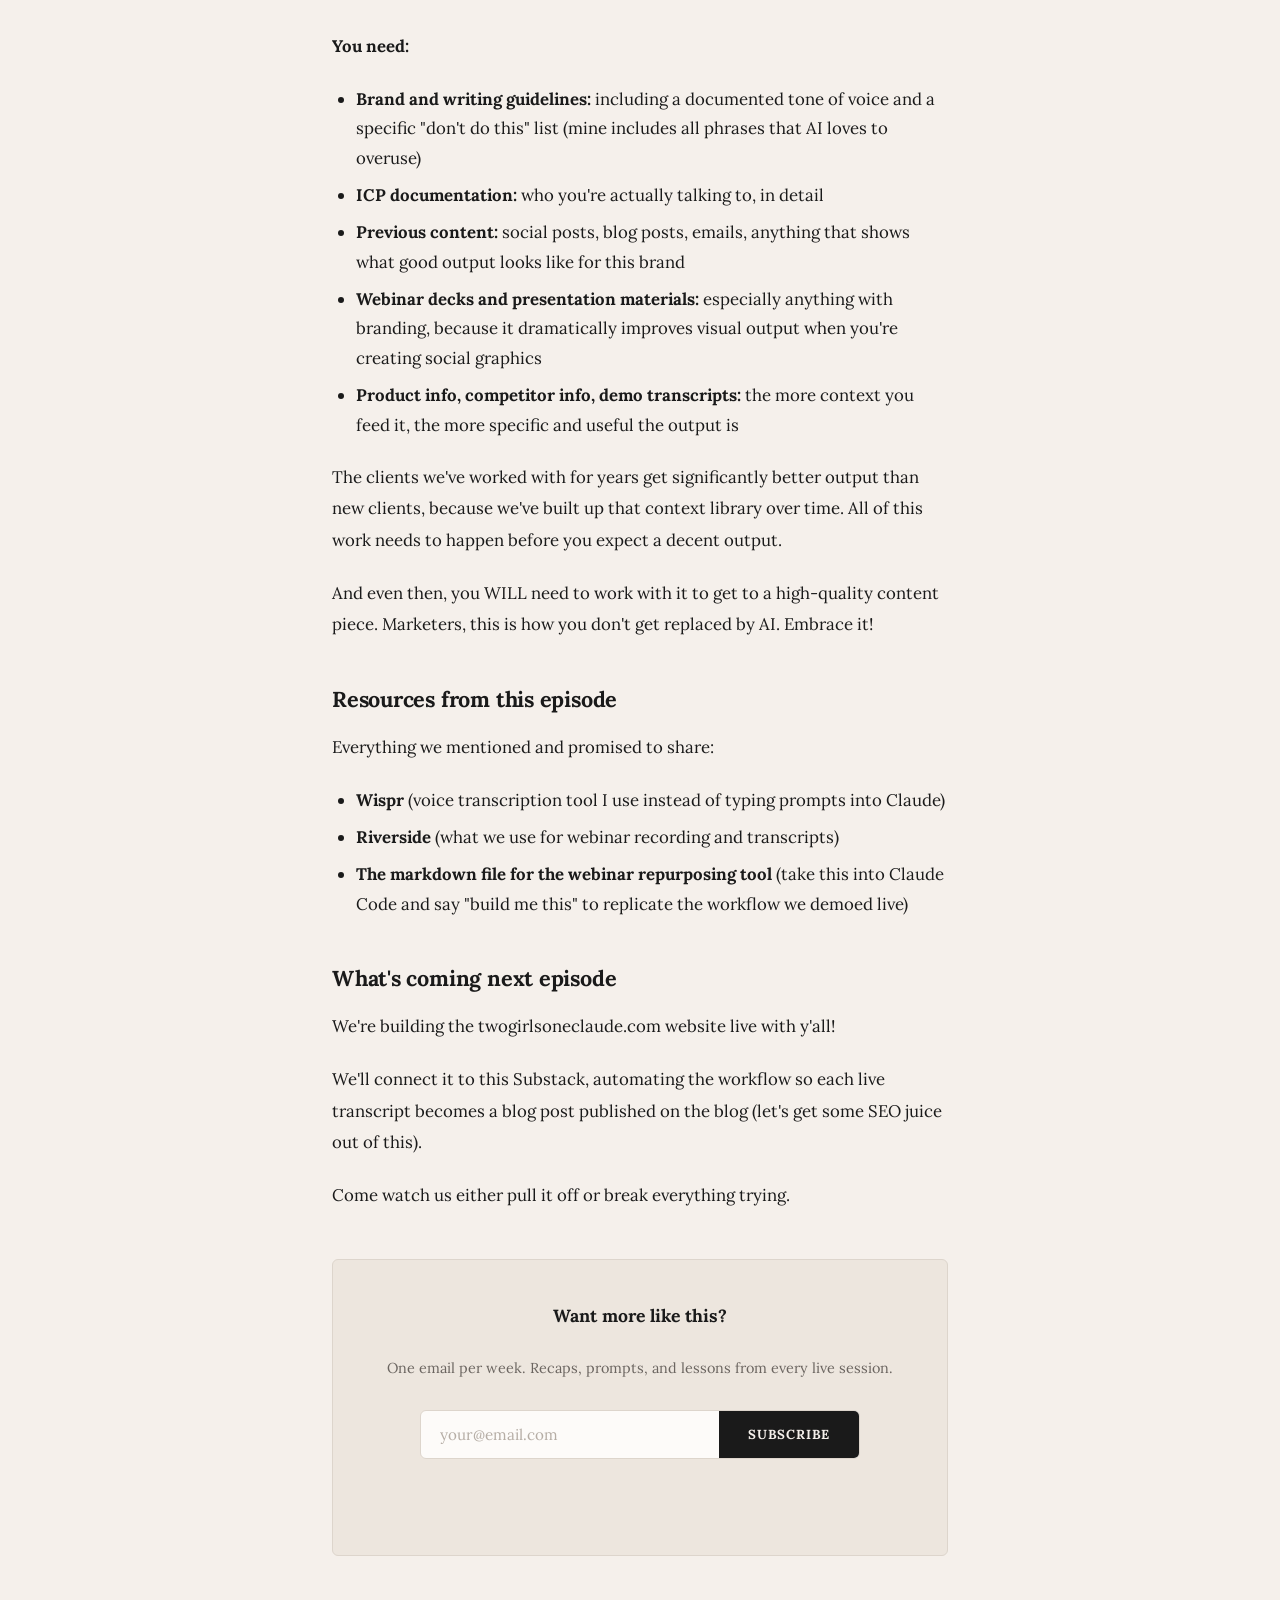
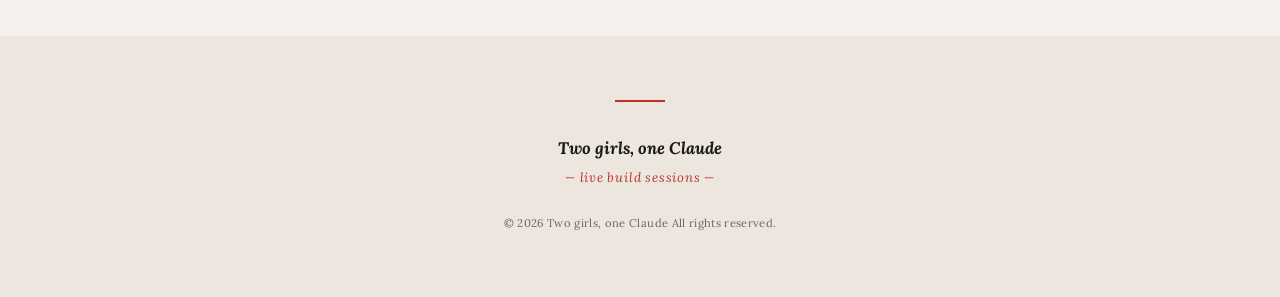
<file: blog/episode-1.html>
<!DOCTYPE html>
<html lang="en">
<head>
  <meta charset="UTF-8">
  <meta name="viewport" content="width=device-width, initial-scale=1.0">
  <title>Episode 1: LinkedIn Lunatics, technical difficulties, and building a content repurposing tool</title>
  <link rel="preconnect" href="https://fonts.googleapis.com">
  <link rel="preconnect" href="https://fonts.gstatic.com" crossorigin>
  <link href="https://fonts.googleapis.com/css2?family=Lora:ital,wght@0,400;0,700;1,400;1,700&display=swap" rel="stylesheet">
  <link rel="stylesheet" href="../styles.css">
  <style>
    .post {
      max-width: 680px;
      margin: 0 auto;
      padding: 3.5rem 2rem 5rem;
    }

    .post-meta {
      margin-bottom: 2.5rem;
    }

    .post-tag {
      font-size: 0.62rem;
      font-weight: 700;
      letter-spacing: 0.12em;
      text-transform: uppercase;
      color: var(--red);
      background: var(--red-muted);
      padding: 0.3rem 0.6rem;
      border-radius: 3px;
      display: inline-block;
    }

    .post-title {
      font-size: 2rem;
      font-weight: 700;
      line-height: 1.3;
      letter-spacing: -0.02em;
      margin-top: 1rem;
    }

    .post-byline {
      font-size: 0.85rem;
      color: var(--text-secondary);
      font-style: italic;
      margin-top: 0.75rem;
    }

    .post-rule {
      width: 40px;
      height: 2px;
      background: var(--red);
      margin-top: 1.5rem;
    }

    .post-body {
      font-size: 1.05rem;
      line-height: 1.85;
    }

    .post-body p {
      margin-bottom: 1.4rem;
    }

    .post-body h2 {
      font-size: 1.35rem;
      font-weight: 700;
      margin-top: 2.5rem;
      margin-bottom: 0.75rem;
      letter-spacing: -0.01em;
    }

    .post-body h3 {
      font-size: 1.1rem;
      font-weight: 700;
      margin-top: 2rem;
      margin-bottom: 0.5rem;
      color: var(--red);
    }

    .post-body ul {
      margin-bottom: 1.4rem;
      padding-left: 1.5rem;
    }

    .post-body li {
      margin-bottom: 0.5rem;
      line-height: 1.75;
    }

    .post-body strong {
      font-weight: 700;
    }

    .post-body a {
      color: var(--red);
      text-decoration: underline;
      text-underline-offset: 2px;
    }

    .post-body a:hover {
      color: var(--red-light);
    }

    .post-body blockquote {
      border-left: 3px solid var(--red);
      padding-left: 1.25rem;
      margin: 2rem 0;
      font-style: italic;
      color: var(--text-secondary);
    }

    .post-cta {
      background: var(--cream-dark);
      border: 1px solid var(--border);
      border-radius: var(--radius);
      padding: 2.5rem;
      text-align: center;
      margin-top: 3rem;
    }

    .post-cta-title {
      font-size: 1.1rem;
      font-weight: 700;
      margin-bottom: 0.5rem;
    }

    .post-cta-text {
      font-size: 0.9rem;
      color: var(--text-secondary);
      margin-bottom: 1.25rem;
    }

    .post-back {
      display: inline-block;
      font-size: 0.82rem;
      font-weight: 700;
      letter-spacing: 0.06em;
      text-transform: uppercase;
      color: var(--text-secondary);
      margin-bottom: 2rem;
      transition: color 0.2s;
    }

    .post-back:hover {
      color: var(--red);
    }

    .post-back::before {
      content: "\2190\00a0";
    }

    @media (max-width: 768px) {
      .post {
        padding: 2.5rem 1.5rem 4rem;
      }

      .post-title {
        font-size: 1.6rem;
      }
    }
  </style>
</head>
<body>

  <!-- NAV -->
  <nav class="nav">
    <div class="nav-inner">
      <a href="../index.html" class="nav-logo">Two girls, one Claude</a>
      <div class="nav-links">
        <a href="../index.html#blog">Blog</a>
        <a href="../index.html#about">About</a>
      </div>
    </div>
  </nav>

  <!-- POST -->
  <article class="post">
    <a href="../index.html#blog" class="post-back">All posts</a>

    <div class="post-meta">
      <span class="post-tag">Episode 1</span>
      <h1 class="post-title">LinkedIn Lunatics, technical difficulties, and building a content repurposing tool</h1>
      <p class="post-byline">Barbara &amp; Bojana &middot; March 17, 2026</p>
      <div class="post-rule"></div>
    </div>

    <div class="post-body">
      <p>We kicked off the first-ever Two girls one Claude LinkedIn Live last week and, true to brand, it was chaos from minute one.</p>

      <p>LinkedIn's streaming setup failed us but still gave us a good laugh. We started off by Bojana calling me out on our series title, which she didn't know the backstory for until someone told her on a business call. With a client. Who called it "edgy."</p>

      <p>We also ended up on r/LinkedInLunatics for the event title, which honestly? Great marketing. We'll take it. If you haven't browsed that subreddit, it's a reminder that LinkedIn is an inherently absurd platform and we should all stop taking it so seriously.</p>

      <p>But here's the thing. Aren't we all TIRED of the same content we're seeing on LinkedIn? It's where dreams go to die, and we're fighting back.</p>

      <p>Beyond the entertainment value, we actually got into some meaty stuff this episode. Here's what's worth your time even if you were there live.</p>

      <h2>Your taste is your moat now</h2>

      <p>The entire game for marketers has moved from "Can you make this" to "Can you tell if this is good." Every AI tool can generate a bad first draft. But can you make it <em>good</em>?</p>

      <p>The valuable skill is looking at that draft and knowing exactly why it doesn't work, and being able to articulate what needs to change. If you can't do that, you're replaceable. If you can, you're more valuable than ever because you can now do it at a speed and volume that wasn't possible before.</p>

      <p>I still spend up to an hour on a single LinkedIn post for an important client launch. But that hour is now spent on rounds of editing and refining with Claude, not staring at a blank doc trying to get the first sentence right.</p>

      <h2>Talk to AI like you'd talk to a coworker (a really smart one that takes everything literally)</h2>

      <p>If you struggled to communicate clearly with people before AI, you will struggle to communicate with AI.</p>

      <p>Saying "optimize for engagement" or "make it good" gives you nothing useful back. Those phrases don't mean much to a human or AI.</p>

      <p>The specificity of your input determines the quality of your output. It's as simple as that, besties!</p>

      <h2>We built the webinar repurposing tool live</h2>

      <p>The bulk of this episode was a live build of a tool Barbara uses at her agency.</p>

      <h3>First: the manual process</h3>

      <p>I walked through exactly how I create content from a single webinar for a client, in real time, using Claude Cowork and Code. I connected Claude to a client's context doc folder.</p>

      <p>Then I uploaded an unedited webinar transcript straight from Riverside and started working through it by dictating prompts, asking Claude to pull out the most engaging ideas, draft social posts in the client's voice, and then I gave AI revisions like the mean editor I am. This is the human-in-the-loop version. We listen and we DO judge.</p>

      <p>It's higher quality because I'm making judgment calls the whole time. You can't just take the first draft AI spits out. That's crazy.</p>

      <h3>Second: the automated tool</h3>

      <p>I also showed a tool that I built in Claude Code that does a stripped-down version of this entire workflow automatically.</p>

      <p>You paste in a webinar transcript, click generate, and it gives you a Google Doc with LinkedIn posts, a newsletter recap, short-form video scripts, and email follow-up sequences. I built this by having Claude summarize one of my full manual content creation sessions and then telling Code to turn that workflow into a tool. Took about 2-3 hours, and I am not a developer.</p>

      <p>Does it look pretty? No. But does it work? Yes!</p>

      <p>We're sharing the markdown file for that tool below so you can build your own version. Take it into Claude Code, say "build this," and it will. Easy peasy token squeezy!</p>

      <h2>But here's the thing about making the tool actually work well</h2>

      <p>The tool on its own is a starting point. What makes the output actually good is what you feed it before you even start.</p>

      <p>You NEED extensive context files. A dedicated folder for each client (or for yourself) with everything the AI needs to understand the voice, the audience, and the constraints.</p>

      <p>Do not come to me complaining that your outputs are bad if you build the basic version of this tool from my markdown and have no context files to train it on.</p>

      <p><strong>You need:</strong></p>
      <ul>
        <li><strong>Brand and writing guidelines:</strong> including a documented tone of voice and a specific "don't do this" list (mine includes all phrases that AI loves to overuse)</li>
        <li><strong>ICP documentation:</strong> who you're actually talking to, in detail</li>
        <li><strong>Previous content:</strong> social posts, blog posts, emails, anything that shows what good output looks like for this brand</li>
        <li><strong>Webinar decks and presentation materials:</strong> especially anything with branding, because it dramatically improves visual output when you're creating social graphics</li>
        <li><strong>Product info, competitor info, demo transcripts:</strong> the more context you feed it, the more specific and useful the output is</li>
      </ul>

      <p>The clients we've worked with for years get significantly better output than new clients, because we've built up that context library over time. All of this work needs to happen before you expect a decent output.</p>

      <p>And even then, you WILL need to work with it to get to a high-quality content piece. Marketers, this is how you don't get replaced by AI. Embrace it!</p>

      <h2>Resources from this episode</h2>

      <p>Everything we mentioned and promised to share:</p>
      <ul>
        <li><strong>Wispr</strong> (voice transcription tool I use instead of typing prompts into Claude)</li>
        <li><strong>Riverside</strong> (what we use for webinar recording and transcripts)</li>
        <li><strong>The markdown file for the webinar repurposing tool</strong> (take this into Claude Code and say "build me this" to replicate the workflow we demoed live)</li>
      </ul>

      <h2>What's coming next episode</h2>

      <p>We're building the twogirlsoneclaude.com website live with y'all!</p>

      <p>We'll connect it to this Substack, automating the workflow so each live transcript becomes a blog post published on the blog (let's get some SEO juice out of this).</p>

      <p>Come watch us either pull it off or break everything trying.</p>

      <!-- CTA -->
      <div class="post-cta">
        <p class="post-cta-title">Want more like this?</p>
        <p class="post-cta-text">One email per week. Recaps, prompts, and lessons from every live session.</p>
        <form class="hero-form" onsubmit="handleSubscribe(event)">
          <div class="form-row">
            <input type="email" placeholder="your@email.com" required class="hero-input" />
            <button type="submit" class="hero-button">Subscribe</button>
          </div>
          <p class="form-success" id="formSuccess">You're in. Check your inbox.</p>
        </form>
      </div>
    </div>
  </article>

  <!-- FOOTER -->
  <footer class="footer">
    <div class="footer-inner">
      <div class="footer-rule"></div>
      <p class="footer-logo">Two girls, one Claude</p>
      <p class="footer-sub">— live build sessions —</p>
      <p class="footer-copy">&copy; 2026 Two girls, one Claude All rights reserved.</p>
    </div>
  </footer>

  <script>
    async function handleSubscribe(e) {
      e.preventDefault();
      const form = e.target;
      const email = form.querySelector('input').value;
      const button = form.querySelector('button');
      const success = document.getElementById('formSuccess');

      button.disabled = true;
      button.textContent = '...';

      try {
        const res = await fetch('https://twogirlsoneclaude.substack.com/api/v1/free', {
          method: 'POST',
          headers: { 'Content-Type': 'application/json' },
          body: JSON.stringify({
            email: email,
            first_url: 'https://twogirlsoneclaude.substack.com/',
            source: 'embed'
          })
        });

        if (res.ok) {
          success.textContent = "You're in. Check your inbox.";
          success.classList.add('visible');
          form.querySelector('input').value = '';
        } else {
          success.textContent = 'Something went wrong. Try again.';
          success.classList.add('visible');
        }
      } catch (err) {
        window.open('https://twogirlsoneclaude.substack.com/subscribe?simple=true&email=' + encodeURIComponent(email), '_blank');
        success.textContent = 'Finishing signup in a new tab.';
        success.classList.add('visible');
        form.querySelector('input').value = '';
      }

      button.disabled = false;
      button.textContent = 'Subscribe';
      setTimeout(() => success.classList.remove('visible'), 5000);
    }
  </script>

</body>
</html>
</file>
<file: styles.css>
/* ===== RESET & BASE ===== */
*, *::before, *::after {
  margin: 0;
  padding: 0;
  box-sizing: border-box;
}

:root {
  --cream: #F5F0EB;
  --cream-dark: #EDE6DE;
  --black: #1A1A1A;
  --black-soft: #2C2C2C;
  --red: #B8352A;
  --red-light: #C84233;
  --red-muted: rgba(184, 53, 42, 0.08);
  --text-secondary: #6B6560;
  --border: #DDD5CC;
  --white: #FDFBF9;
  --radius: 6px;
}

html {
  scroll-behavior: smooth;
  font-size: 16px;
}

body {
  font-family: 'Lora', Georgia, 'Times New Roman', serif;
  background-color: var(--cream);
  color: var(--black);
  line-height: 1.7;
  -webkit-font-smoothing: antialiased;
}

img {
  max-width: 100%;
  display: block;
}

a {
  color: inherit;
  text-decoration: none;
}

/* ===== NAV ===== */
.nav {
  position: sticky;
  top: 0;
  z-index: 100;
  background: var(--cream);
  border-bottom: 1px solid var(--border);
}

.nav-inner {
  max-width: 900px;
  margin: 0 auto;
  padding: 1.25rem 2rem;
  display: flex;
  align-items: center;
  justify-content: space-between;
}

.nav-logo {
  font-weight: 700;
  font-size: 1.15rem;
  letter-spacing: -0.01em;
}

.nav-links {
  display: flex;
  gap: 2rem;
}

.nav-links a {
  font-size: 0.82rem;
  font-weight: 400;
  color: var(--text-secondary);
  letter-spacing: 0.06em;
  text-transform: uppercase;
  transition: color 0.2s;
}

.nav-links a:hover {
  color: var(--red);
}

/* ===== HERO ===== */
.hero {
  padding: 2rem 2rem 2.5rem;
  text-align: center;
}

.hero-inner {
  max-width: 900px;
  margin: 0 auto;
}

.hero-banner-wrap {
  width: 100%;
  max-width: 900px;
  overflow: hidden;
  aspect-ratio: 16 / 5;
  margin: 0 auto;
}

.hero-banner {
  width: 100%;
  height: 100%;
  object-fit: cover;
  object-position: center center;
}

.hero-description {
  font-size: 1.05rem;
  color: var(--text-secondary);
  line-height: 1.75;
  margin-top: 1.5rem;
  max-width: 520px;
  margin-left: auto;
  margin-right: auto;
}

.hero-form {
  margin-top: 1.75rem;
}

.form-row {
  display: flex;
  gap: 0;
  max-width: 440px;
  margin: 0 auto;
  border: 1.5px solid var(--border);
  border-radius: var(--radius);
  overflow: hidden;
  background: var(--white);
  transition: border-color 0.2s;
}

.form-row:focus-within {
  border-color: var(--red);
}

.hero-input {
  flex: 1;
  padding: 0.9rem 1.2rem;
  font-family: 'Lora', serif;
  font-size: 0.95rem;
  border: none;
  outline: none;
  background: transparent;
  color: var(--black);
}

.hero-input::placeholder {
  color: #B5ADA5;
}

.hero-button {
  padding: 0.9rem 1.8rem;
  font-family: 'Lora', serif;
  font-size: 0.82rem;
  font-weight: 700;
  letter-spacing: 0.06em;
  text-transform: uppercase;
  border: none;
  background: var(--black);
  color: var(--cream);
  cursor: pointer;
  transition: background 0.2s;
  white-space: nowrap;
}

.hero-button:hover {
  background: var(--red);
}

.form-note {
  font-size: 0.8rem;
  color: var(--text-secondary);
  margin-top: 0.75rem;
  font-style: italic;
}

.form-success {
  font-size: 0.85rem;
  color: var(--red);
  font-weight: 700;
  margin-top: 0.5rem;
  opacity: 0;
  transition: opacity 0.3s;
}

.form-success.visible {
  opacity: 1;
}

/* ===== SHARED SECTION ===== */
.section-inner {
  max-width: 900px;
  margin: 0 auto;
  padding: 0 2rem;
}

.section-header {
  margin-bottom: 3rem;
}

.section-label {
  font-size: 0.72rem;
  font-weight: 700;
  letter-spacing: 0.14em;
  text-transform: uppercase;
  color: var(--red);
  margin-bottom: 0.5rem;
  padding-bottom: 0.75rem;
  border-bottom: 1.5px solid var(--red);
  display: inline-block;
}

.section-subtitle {
  font-size: 0.95rem;
  color: var(--text-secondary);
  margin-top: 0.75rem;
  font-style: italic;
}

/* ===== BLOG ===== */
.blog {
  padding: 5rem 0 6rem;
  background: var(--cream-dark);
}

.blog-grid {
  display: grid;
  grid-template-columns: repeat(3, 1fr);
  gap: 1.75rem;
}

.blog-card {
  background: var(--white);
  border-radius: var(--radius);
  overflow: hidden;
  border: 1px solid var(--border);
  transition: transform 0.25s ease, box-shadow 0.25s ease;
  cursor: pointer;
}

.blog-card:hover {
  transform: translateY(-4px);
  box-shadow: 0 12px 40px rgba(26, 26, 26, 0.07);
}

.blog-card-image {
  width: 100%;
  aspect-ratio: 4 / 3;
  overflow: hidden;
}

.blog-card-image img {
  width: 100%;
  height: 100%;
  object-fit: cover;
  object-position: center 15%;
  transition: transform 0.4s ease;
}

.blog-card:hover .blog-card-image img {
  transform: scale(1.04);
}

.blog-card-body {
  padding: 1.4rem 1.5rem 1.5rem;
}

.blog-tag {
  font-size: 0.62rem;
  font-weight: 700;
  letter-spacing: 0.12em;
  text-transform: uppercase;
  color: var(--red);
  background: var(--red-muted);
  padding: 0.3rem 0.6rem;
  border-radius: 3px;
  display: inline-block;
}

.blog-card-title {
  font-size: 1.05rem;
  font-weight: 700;
  line-height: 1.4;
  margin-top: 0.8rem;
  letter-spacing: -0.01em;
}

.blog-card-excerpt {
  font-size: 0.87rem;
  color: var(--text-secondary);
  line-height: 1.65;
  margin-top: 0.5rem;
}

.blog-card-date {
  font-size: 0.72rem;
  color: var(--text-secondary);
  font-style: italic;
  margin-top: 1rem;
  display: block;
}

/* ===== ABOUT ===== */
.about {
  padding: 5rem 0 6rem;
}

.about-grid {
  display: grid;
  grid-template-columns: repeat(2, 1fr);
  gap: 3rem;
}

.about-card {
  text-align: center;
}

.about-photo {
  width: 260px;
  height: 260px;
  margin: 0 auto 1.25rem;
  border-radius: 50%;
  overflow: hidden;
  border: 3px solid var(--border);
}

.about-photo img {
  width: 100%;
  height: 100%;
  object-fit: cover;
  object-position: center top;
}

.about-name {
  font-size: 1.15rem;
  font-weight: 700;
  margin-bottom: 0.2rem;
}

.about-name a {
  color: inherit;
  text-decoration: underline;
  text-underline-offset: 3px;
  text-decoration-color: var(--border);
  transition: text-decoration-color 0.2s;
}

.about-name a:hover {
  text-decoration-color: var(--red);
}

.about-role {
  font-size: 0.72rem;
  font-weight: 700;
  letter-spacing: 0.1em;
  text-transform: uppercase;
  color: var(--red);
  margin-bottom: 0.75rem;
}

.about-bio {
  font-size: 0.9rem;
  color: var(--text-secondary);
  line-height: 1.7;
  max-width: 300px;
  margin: 0 auto;
}

/* ===== FOOTER ===== */
.footer {
  padding: 4rem 2rem;
  text-align: center;
  background: var(--cream-dark);
}

.footer-inner {
  max-width: 400px;
  margin: 0 auto;
}

.footer-rule {
  width: 50px;
  height: 2px;
  background: var(--red);
  margin: 0 auto 2rem;
}

.footer-logo {
  font-style: italic;
  font-weight: 700;
  font-size: 1.05rem;
}

.footer-sub {
  font-style: italic;
  font-size: 0.82rem;
  color: var(--red);
  letter-spacing: 0.06em;
  margin-top: 0.3rem;
}

.footer-copy {
  font-size: 0.7rem;
  color: var(--text-secondary);
  margin-top: 1.5rem;
  letter-spacing: 0.03em;
}

/* ===== RESPONSIVE ===== */
@media (max-width: 768px) {
  .hero-title {
    font-size: 2rem;
  }

  .blog-grid {
    grid-template-columns: 1fr;
    max-width: 420px;
    margin: 0 auto;
  }

  .about-grid {
    grid-template-columns: 1fr;
    gap: 2.5rem;
  }

  .hero {
    padding: 2.5rem 1.5rem 3rem;
  }

  .nav-inner {
    padding: 1rem 1.5rem;
  }

  .section-inner {
    padding: 0 1.5rem;
  }
}

@media (max-width: 480px) {
  .hero-title {
    font-size: 1.7rem;
  }

  .form-row {
    flex-direction: column;
    border-radius: var(--radius);
  }

  .hero-button {
    border-top: 1px solid var(--border);
  }
}
</file>
